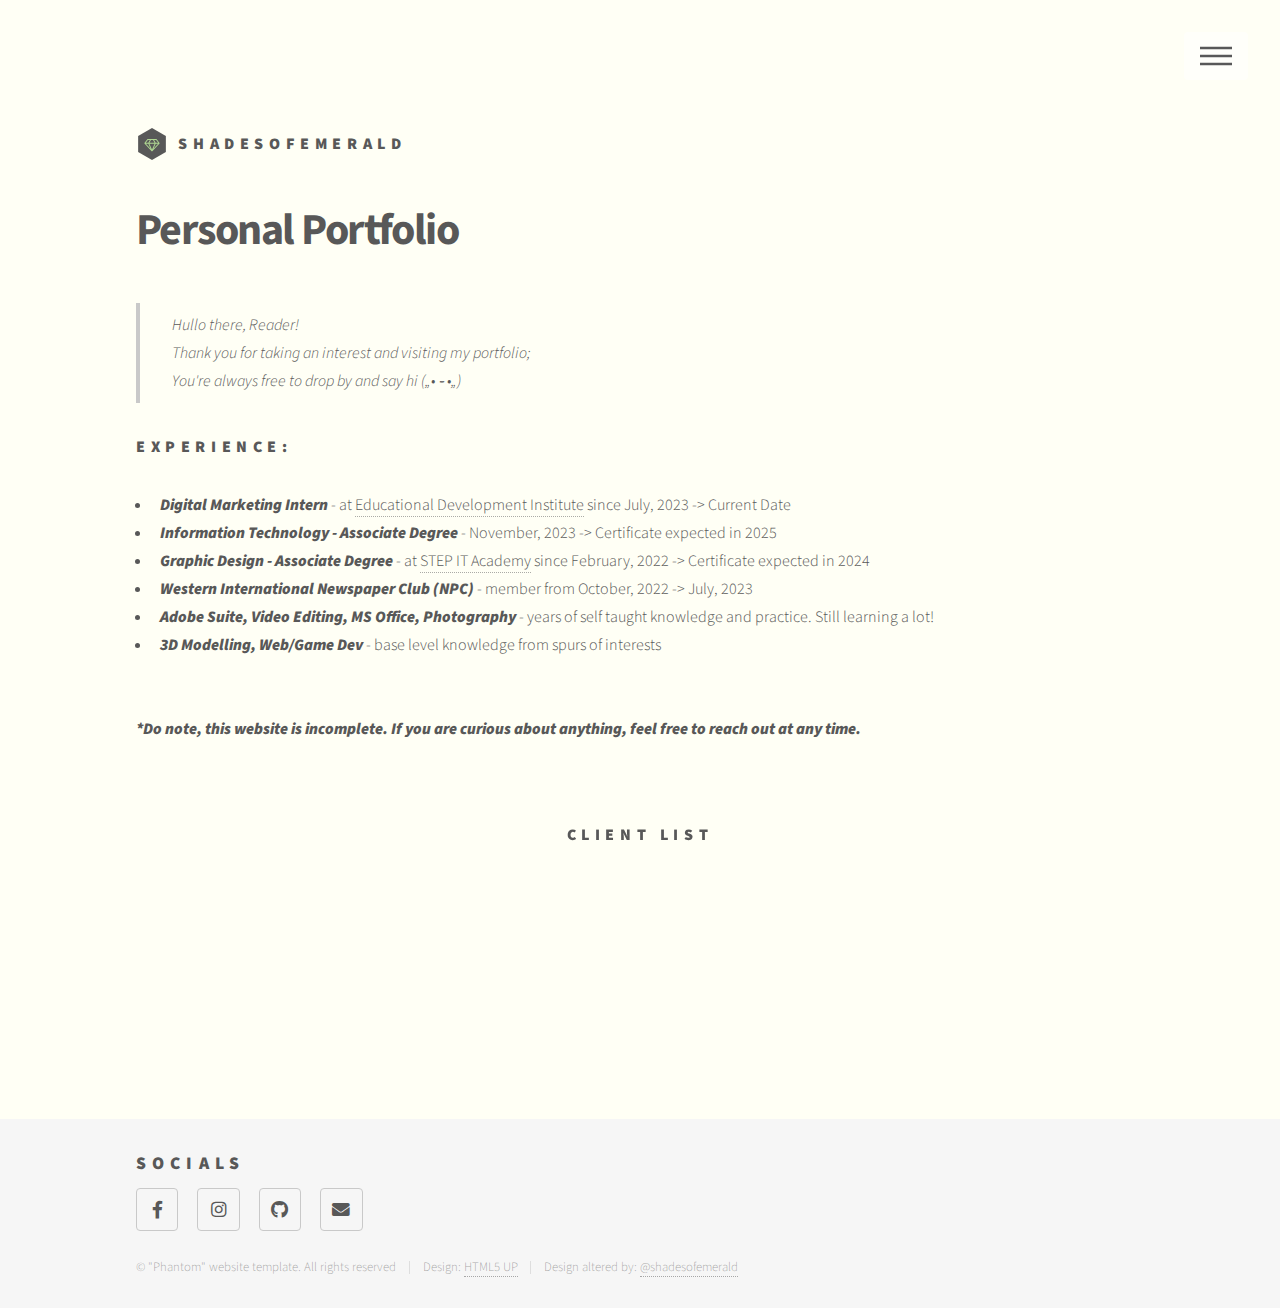
<file: index.html>
<!DOCTYPE HTML>
<!--
	Phantom by HTML5 UP
	html5up.net | @ajlkn
	Free for personal and commercial use under the CCA 3.0 license (html5up.net/license)
-->
<html>
	<head>
		<title>ShadesOfEmerald Portfolio</title>
		<meta charset="utf-8" />
		<meta name="viewport" content="width=device-width, initial-scale=1, user-scalable=no" />
		<link rel="stylesheet" href="assets/css/main.css" />
		<noscript><link rel="stylesheet" href="assets/css/noscript.css" /></noscript>
		<link rel="icon" href="images/logo.svg" type="image/svg+xml">
	</head>
	<body>	
		<!-- Wrapper -->
			<div id="wrapper" class="is-preload">

				<!-- Header -->
					<header id="header">
						<div class="inner">

							<!-- Logo -->
								<a href="index.html" class="logo">
									<span class="symbol"><img src="images/logo.svg" alt="" /></span><span class="title">ShadesOfEmerald</span>
								</a>

							<!-- Nav -->
								<nav>
									<ul>
										<li><a href="#menu">Menu</a></li>
									</ul>
								</nav>

						</div>
					</header>

				<!-- Menu -->
					<nav id="menu">
						<h2>Menu</h2>
						<ul>
							<li><a draggable="false" href="index.html">_home</a></li>
							<li><a draggable="false" href="001_projects.html">_projects</a></li>
							<li><a draggable="false" href="002_socials.html">_socials</a></li>
							<!--<li><a draggable="false" href="003_LOG.html">_log</a></li> <!diary sort of thing>
							<li><a draggable="false" href="004_elements.html">_elements</a></li>-->
						</ul>
					</nav>

				<!-- Main -->
					<div id="main">
						<div class="inner">
							<section>
							<header>
								<h1>Personal Portfolio</h1>
								<blockquote>Hullo there, Reader!<br>Thank you for taking an interest and visiting my portfolio;<br>
									You're always free to drop by and say hi („• ֊ •„)
								</blockquote>								
								<h3>Experience:</h3>
								<ul>
									<li><b><i>Digital Marketing Intern</i></b> - at <a draggable="false" href="https://edi-cambodia.org/" target="_blank" rel="noopener noreferrer">Educational Development Institute</a> since July, 2023 -> Current Date</li>
									<li><b><i>Information Technology - Associate Degree</i></b> - November, 2023 -> Certificate expected in 2025</li>
									<li><b><i>Graphic Design - Associate Degree</i></b> - at <a draggable="false" href="https://cambodia.itstep.org/" target="_blank" rel="noopener noreferrer">STEP IT Academy</a> since February, 2022 -> Certificate expected in 2024</li>
									<li><b><i>Western International Newspaper Club (NPC)</i></b> - member from October, 2022 -> July, 2023</li>
									<li><b><i>Adobe Suite, Video Editing, MS Office, Photography</i></b> - years of self taught knowledge and practice. Still learning a lot!</li>
									<li><b><i>3D Modelling, Web/Game Dev</i></b> - base level knowledge from spurs of interests</li>
								</ul> 
								<br><br>
								<p><font size="-0.5"><b><i>*Do note, this website is incomplete. If you are curious about anything, feel free to reach out at any time.</i></b></font></p>
							</header>
							</section>
							<div class="align-center infScroll">
								<h3>Client list</h3>
									<div class="infScroll-left item1">
										<a draggable="false" href="https://www.heinekencambodia.com/" target="_blank" rel="noopener noreferrer"><img src="./assets/icons/heineken-200x100-grayscale.png" draggable="false"></a></div>
									<div class="infScroll-left item2">
										<a draggable="false" href="https://www.instagram.com/faefolkofficial/" target="_blank" rel="noopener noreferrer"><img src="./assets/icons/faefolk-200x100-grayscale.png" draggable="false"></a></div>
									<div class="infScroll-left item3">
										<a draggable="false" href="https://npcwestern.github.io/" target="_blank" rel="noopener noreferrer"><img src="./assets/icons/npcwestern-200x100-grayscale.png" draggable="false"></a></div>
									<div class="infScroll-left item4">
										<a draggable="false" href="https://edi-cambodia.org/" target="_blank" rel="noopener noreferrer"><img src="./assets/icons/edi-200x100-grayscale.png" draggable="false"></a></div>
									<div class="infScroll-left item5">
										<a draggable="false" href="https://www.heinekencambodia.com/" target="_blank" rel="noopener noreferrer"><img src="./assets/icons/heineken-200x100-grayscale.png" draggable="false"></a></div>
									<div class="infScroll-left item6">
										<a draggable="false" href="https://www.instagram.com/faefolkofficial/" target="_blank" rel="noopener noreferrer"><img src="./assets/icons/faefolk-200x100-grayscale.png" draggable="false"></a></div>
									<div class="infScroll-left item7">
										<a draggable="false" href="https://npcwestern.github.io/" target="_blank" rel="noopener noreferrer"><img src="./assets/icons/npcwestern-200x100-grayscale.png" draggable="false"></a></div>
									<div class="infScroll-left item8">
										<a draggable="false" href="https://edi-cambodia.org/" target="_blank" rel="noopener noreferrer"><img src="./assets/icons/edi-200x100-grayscale.png" draggable="false"></a></div>
							</div>
						</div>
					</div>

				<!-- Footer -->
					<footer id="footer">
						<div class="inner">
							<section>
								<h2>Socials</h2>
								<ul class="icons">
									<li><a href="https://www.facebook.com/ShadesOfGreen8/" target="_blank" rel="noopener noreferrer" class="icon brands style2 fa-facebook-f"><span class="label">Facebook</span></a></li>
									<li><a href="https://www.instagram.com/s1lvrt/" target="_blank" rel="noopener noreferrer" class="icon brands style2 fa-instagram"><span class="label">Instagram</span></a></li>
									<li><a href="https://github.com/ShadesOfEmerald" target="_blank" rel="noopener noreferrer" class="icon brands style2 fa-github"><span class="label">GitHub</span></a></li>
									<li><a href="002_socials.html" class="icon solid style2 fa-envelope"><span class="label">Email</span></a></li>
								</ul>
							</section>
							<ul class="copyright">
								<li>&copy; "Phantom" website template. All rights reserved</li><li>Design: <a href="http://html5up.net" target="_blank" rel="noopener noreferrer">HTML5 UP</a></li><li>Design altered by: <a href="https://github.com/ShadesOfEmerald" target="_blank" rel="noopener noreferrer">@shadesofemerald</a></li>
							</ul>
						</div>
					</footer>

			</div>

		<!-- Scripts -->
			<script src="assets/js/jquery.min.js"></script>
			<script src="assets/js/browser.min.js"></script>
			<script src="assets/js/breakpoints.min.js"></script>
			<script src="assets/js/util.js"></script>
			<script src="assets/js/main.js"></script>

	</body>
</html>
</file>
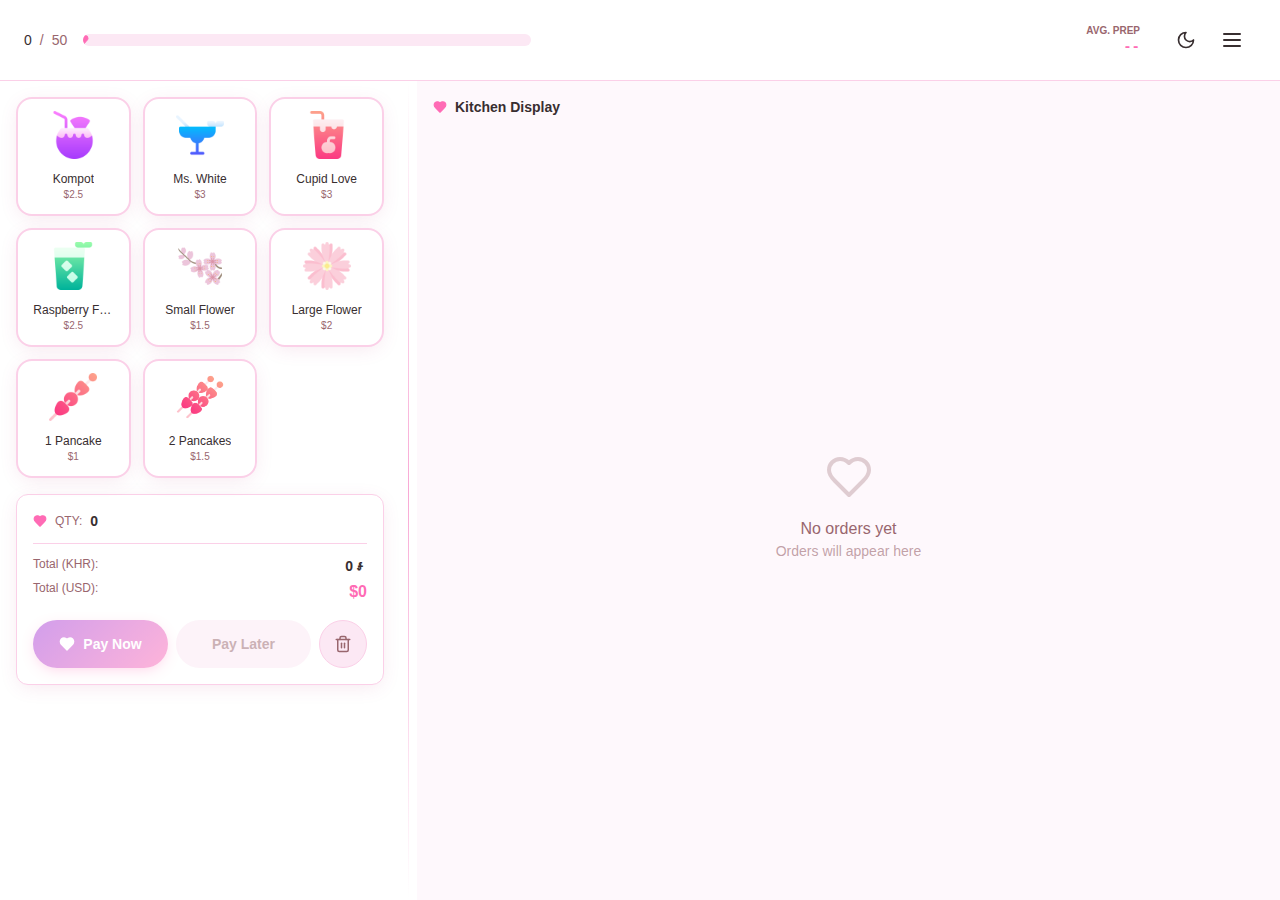
<file: projects/valentines-flower-stall-pos/index.html>
<!doctype html>
<html lang="en">
  <head>
    <meta charset="UTF-8" />
    <meta name="viewport" content="width=device-width, initial-scale=1.0, maximum-scale=1.0, user-scalable=no, viewport-fit=cover" />
    <meta name="apple-mobile-web-app-capable" content="yes" />
    <meta name="apple-mobile-web-app-status-bar-style" content="default" />
    <meta name="apple-mobile-web-app-title" content="SweetSales" />
    <meta name="theme-color" content="#FF69B4" />
    <title>SweetSales - Valentine POS</title>
    <meta name="description" content="SweetSales - Valentine-themed Point of Sale system for flowers and drinks. Romantic pink design optimized for iPad." />
    <meta name="author" content="Lovable" />

    <meta property="og:title" content="SweetSales - Valentine POS" />
    <meta property="og:description" content="Beautiful Valentine-themed Point of Sale system for flowers and drinks" />
    <meta property="og:type" content="website" />
    <meta property="og:image" content="https://lovable.dev/opengraph-image-p98pqg.png" />

    <meta name="twitter:card" content="summary_large_image" />
    <meta name="twitter:site" content="@Lovable" />
    <meta name="twitter:image" content="https://lovable.dev/opengraph-image-p98pqg.png" />
    
    <link rel="icon" href="/projects/valentines-flower-stall-pos/lovable-uploads/heart-favicon.svg" type="image/svg+xml" />
    <link rel="apple-touch-icon" href="/projects/valentines-flower-stall-pos/lovable-uploads/heart-favicon.svg" />
    <script type="module" crossorigin src="/projects/valentines-flower-stall-pos/assets/index-CotxSXbS.js"></script>
    <link rel="stylesheet" crossorigin href="/projects/valentines-flower-stall-pos/assets/index-fyxkHG1z.css">
  </head>

  <body>
    <div id="root"></div>
  </body>
</html>
</file>
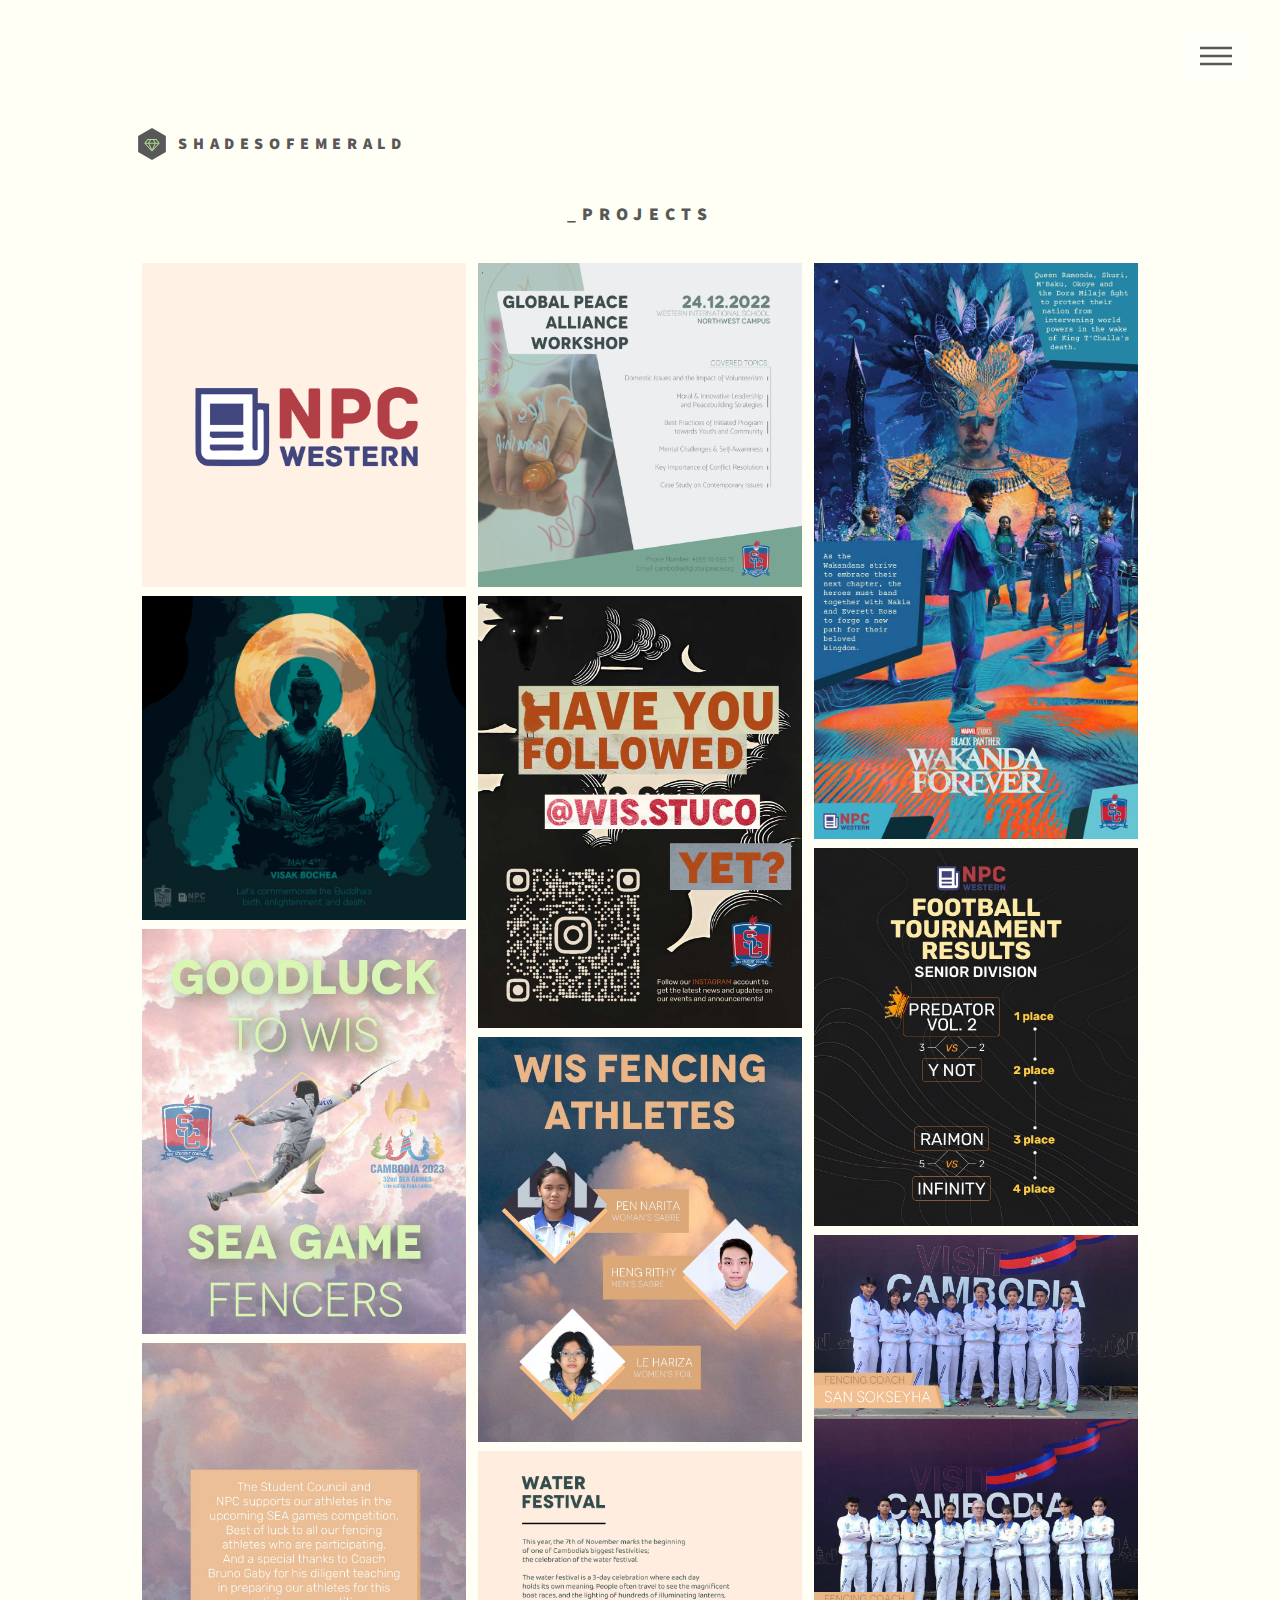
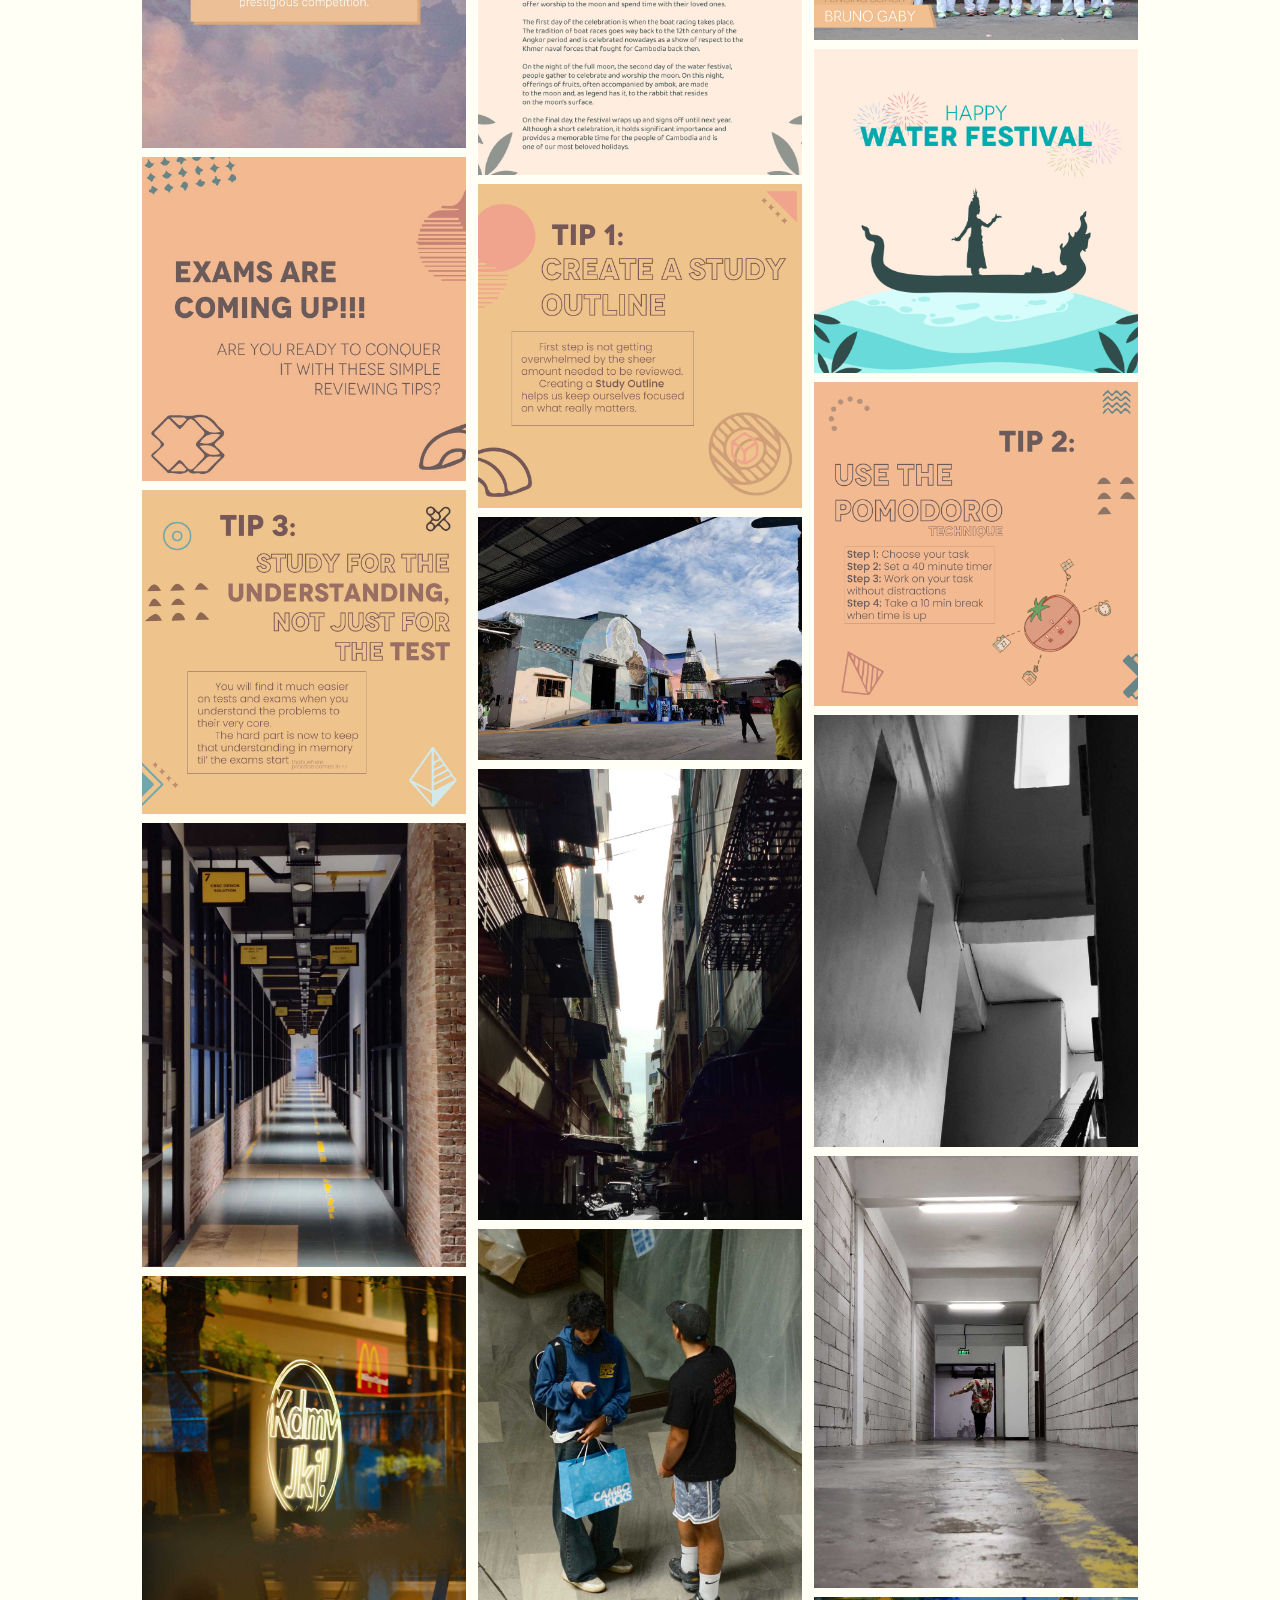
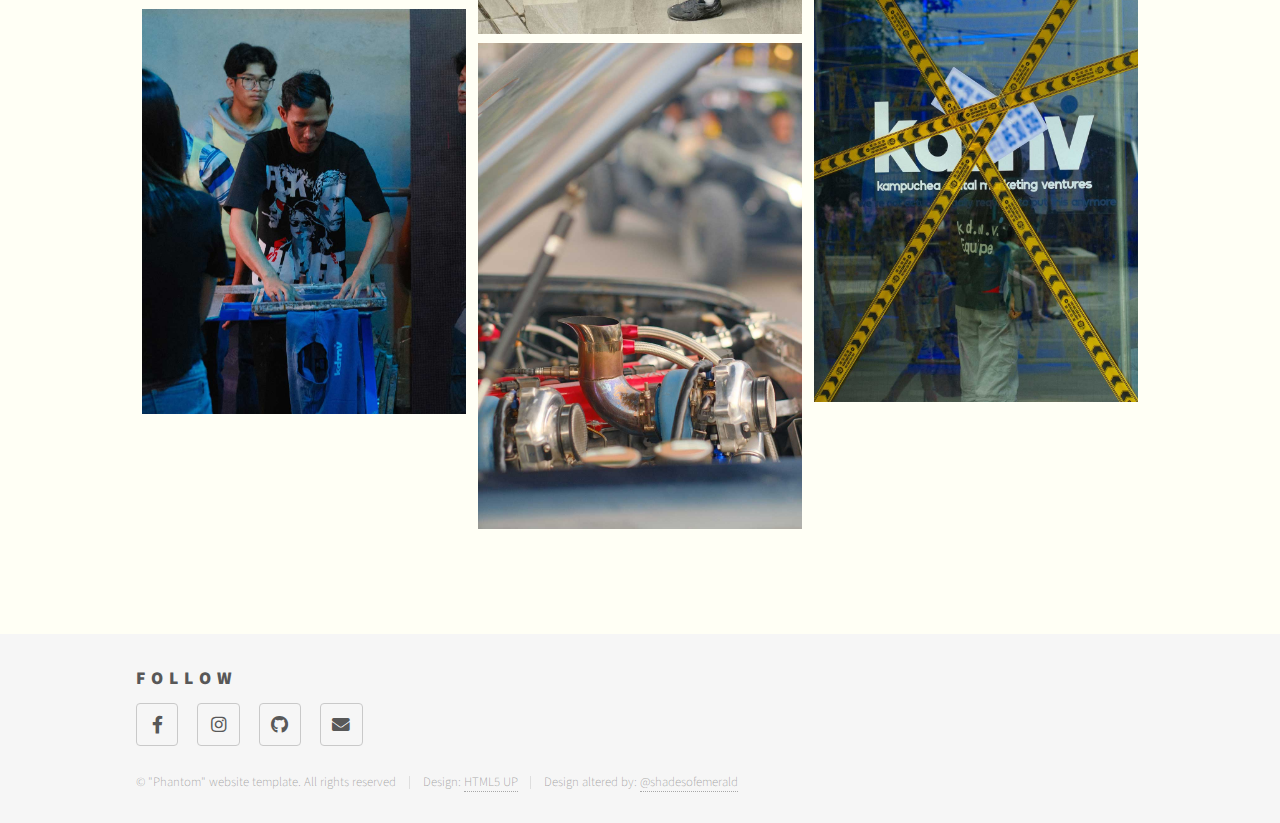
<file: 001_projects.html>
<!DOCTYPE HTML>
<!--
	Phantom by HTML5 UP
	html5up.net | @ajlkn
	Free for personal and commercial use under the CCA 3.0 license (html5up.net/license)
-->
<html>
	<head>
		<title>ShadesOfEmerald Portfolio</title>
		<meta charset="utf-8" />
		<meta name="viewport" content="width=device-width, initial-scale=1, user-scalable=no" />
		<link rel="stylesheet" href="assets/css/main.css" />
		<noscript><link rel="stylesheet" href="assets/css/noscript.css" /></noscript>
		<link rel="icon" href="images/logo.svg" type="image/svg+xml">
	</head>
	<body class="is-preload">
		<!-- Wrapper -->
			<div id="wrapper">

				<!-- Header -->
					<header id="header">
						<div class="inner">

							<!-- Logo -->
								<a href="index.html" class="logo">
									<span class="symbol"><img src="images/logo.svg" alt="" /></span><span class="title">ShadesOfEmerald</span>
								</a>

							<!-- Nav -->
								<nav>
									<ul>
										<li><a href="#menu">Menu</a></li>
									</ul>
								</nav>

						</div>
					</header>

				<!-- Menu -->
					<nav id="menu">
						<h2>Menu</h2>
						<ul>
							<li><a draggable="false" href="index.html">_home</a></li> <!fix it up and get it relevant>
							<li><a draggable="false" href="001_projects.html">_projects</a></li> <!use the current grid layout, seperate it from all other pages if possible>
							<li><a draggable="false" href="002_socials.html">_socials</a></li> <!work on cutom opening animations.>
							<!--<li><a draggable="false" href="003_LOG.html">_log</a></li> <!diary sort of thing>
							<li><a draggable="false" href="004_elements.html">_elements</a></li>-->
						</ul>
					</nav>

				<!-- Main -->
					<div id="main">
						<div class="inner">
							<span align="center"><h2>_projects</h2></span>
							<!-- <span class="image main"><img src="images/banner001.jpg" alt="" /></span> -->
							<div class="prjImages" style="max-width:1500px">
								<div class="prjImages-row-padding prjImages-row">
									<div class="prjImages-third"> <!-- w3-third -->
										<img src="./images/portfolio/gp_1.jpg" style="width:100%">
										<img src="./images/portfolio/gp_4.jpg" style="width:100%">
										<img src="./images/portfolio/gp_7.jpg" style="width:100%">
										<img src="./images/portfolio/gp_10.jpg" style="width:100%">
										<img src="./images/portfolio/gp_13.jpg" style="width:100%">
										<img src="./images/portfolio/gp_16.jpg" style="width:100%">
										<img src="./images/portfolio/p_3.jpg" style="width:100%">
										<img src="./images/portfolio/p_6.jpg" style="width:100%">
										<img src="./images/portfolio/p_9.jpg" style="width:100%">
									</div>
									<div class="prjImages-third"> <!-- w3-third -->
										<img src="./images/portfolio/gp_2.jpg" style="width:100%">
										<img src="./images/portfolio/gp_5.jpg" style="width:100%">
										<img src="./images/portfolio/gp_8.jpg" style="width:100%">
										<img src="./images/portfolio/gp_11.jpg" style="width:100%">
										<img src="./images/portfolio/gp_14.jpg" style="width:100%">
										<img src="./images/portfolio/p_1.jpg" style="width:100%">
										<img src="./images/portfolio/p_4.jpg" style="width:100%">
										<img src="./images/portfolio/p_7.jpg" style="width:100%">
										<img src="./images/portfolio/p_10.jpg" style="width:100%">
									</div>
									<div class="prjImages-third"> <!-- w3-third -->
										<img src="./images/portfolio/gp_3.jpg" style="width:100%">
										<img src="./images/portfolio/gp_6.jpg" style="width:100%">
										<img src="./images/portfolio/gp_9.jpg" style="width:100%">
										<img src="./images/portfolio/gp_12.jpg" style="width:100%">
										<img src="./images/portfolio/gp_15.jpg" style="width:100%">
										<img src="./images/portfolio/p_2.jpg" style="width:100%">
										<img src="./images/portfolio/p_5.jpg" style="width:100%">
										<img src="./images/portfolio/p_8.jpg" style="width:100%">
									</div>
								</div>
						</div>
						</div>						
					</div>



				<!-- Footer -->
					<footer id="footer">
						<div class="inner">
							<section>
								<h2>Follow</h2>
								<ul class="icons">
									<li><a href="https://www.facebook.com/ShadesOfGreen8/" target="_blank" rel="noopener noreferrer" class="icon brands style2 fa-facebook-f"><span class="label">Facebook</span></a></li>
									<li><a href="https://www.instagram.com/s1lvrt/" target="_blank" rel="noopener noreferrer" class="icon brands style2 fa-instagram"><span class="label">Instagram</span></a></li>
									<li><a href="https://github.com/ShadesOfEmerald" target="_blank" rel="noopener noreferrer" class="icon brands style2 fa-github"><span class="label">GitHub</span></a></li>
									<li><a href="002_socials.html" class="icon solid style2 fa-envelope"><span class="label">Email</span></a></li>
								</ul>
							</section>
							<ul class="copyright">
								<li>&copy; "Phantom" website template. All rights reserved</li><li>Design: <a href="http://html5up.net" target="_blank" rel="noopener noreferrer">HTML5 UP</a></li><li>Design altered by: <a href="https://github.com/ShadesOfEmerald" target="_blank" rel="noopener noreferrer">@shadesofemerald</a></li>
							</ul>
						</div>
					</footer>

			</div>

		<!-- Scripts -->
			<script src="assets/js/jquery.min.js"></script>
			<script src="assets/js/browser.min.js"></script>
			<script src="assets/js/breakpoints.min.js"></script>
			<script src="assets/js/util.js"></script>
			<script src="assets/js/main.js"></script>

	</body>
</html>
</file>
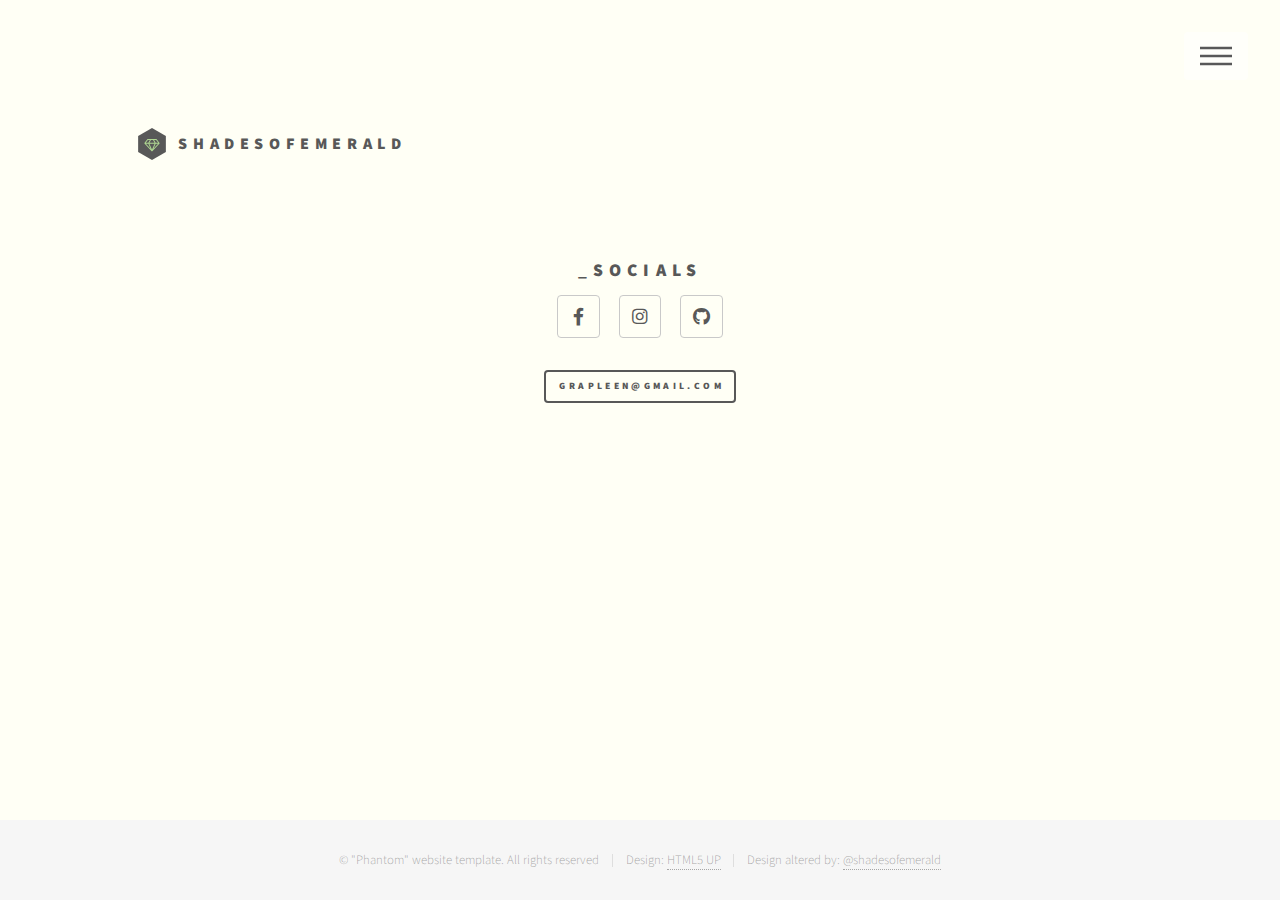
<file: 002_socials.html>
<!DOCTYPE HTML>
<!--
	Phantom by HTML5 UP
	html5up.net | @ajlkn
	Free for personal and commercial use under the CCA 3.0 license (html5up.net/license)
-->
<html>
	<head>
		<title>ShadesOfEmerald Portfolio</title>
		<meta charset="utf-8" />
		<meta name="viewport" content="width=device-width, initial-scale=1, user-scalable=no" />
		<link rel="stylesheet" href="assets/css/main.css" />
		<noscript><link rel="stylesheet" href="assets/css/noscript.css" /></noscript>
		<link rel="icon" href="images/logo.svg" type="image/svg+xml">
		<style type="text/css">#wrap {display:table;height:100%}</style>
	</head>
	<body class="is-preload">
		<!-- Wrapper -->
			<div id="wrapper">

				<!-- Header -->
					<header id="header">
						<div class="inner">

							<!-- Logo -->
								<a href="index.html" class="logo">
									<span class="symbol"><img src="images/logo.svg" alt="" /></span><span class="title">ShadesOfEmerald</span>
								</a>

							<!-- Nav -->
								<nav>
									<ul>
										<li><a href="#menu">Menu</a></li>
									</ul>
								</nav>

						</div>
					</header>

				<!-- Menu -->
					<nav id="menu">
						<h2>Menu</h2>
						<ul>
							<li><a draggable="false" href="index.html">_home</a></li> <!fix it up and get it relevant>
							<li><a draggable="false" href="001_projects.html">_projects</a></li> <!use the current grid layout, seperate it from all other pages if possible>
							<li><a draggable="false" href="002_socials.html">_socials</a></li> <!work on cutom opening animations.>
							<!--<li><a draggable="false" href="003_LOG.html">_log</a></li> <!diary sort of thing>
							<li><a draggable="false" href="004_elements.html">_elements</a></li>-->
						</ul>
					</nav>

				<!--Socials-->



				<!-- Main -->
<div id="main">
	<div class='align-center'>
		<section>
			<br>
			<br>
			<section class='fadeIn'><article><h2>_socials</h2></article></section>
			<section class='fadeIn'><ul class="icons">
				<li><a href="https://www.facebook.com/ShadesOfGreen8/" target="_blank" rel="noopener noreferrer" class="icon brands style2 fa-facebook-f"><span class="label">Facebook</span></a></li>
				<li><a href="https://www.instagram.com/s1lvrt/" target="_blank" rel="noopener noreferrer" class="icon brands style2 fa-instagram"><span class="label">Instagram</span></a></li>
				<li><a href="https://github.com/ShadesOfEmerald" target="_blank" rel="noopener noreferrer" class="icon brands style2 fa-github"><span class="label">GitHub</span></a></li>
			</ul></section>

				<section class='fadeIn'><ul class='actions stacked'>
					<li><a href='mailto:grapleen@gmail.com?subject=Contact Through Portfolio' class='button small' target="_blank" rel="noopener noreferrer">grapleen@gmail.com</a></li>
				</ul></section>

		</section>
	</div>
</div>

				<!-- Footer -->
					<footer id="footerAlt" class="footerSocials">
						<div class="inner">
							<ul class="copyright">
								<li>&copy; "Phantom" website template. All rights reserved</li><li>Design: <a href="http://html5up.net" target="_blank" rel="noopener noreferrer">HTML5 UP</a></li><li>Design altered by: <a href="https://github.com/ShadesOfEmerald" target="_blank" rel="noopener noreferrer">@shadesofemerald</a></li>
							</ul>
						</div>
					</footer>

			</div>

		<!-- Scripts -->
			<script src="assets/js/jquery.min.js"></script>
			<script src="assets/js/browser.min.js"></script>
			<script src="assets/js/breakpoints.min.js"></script>
			<script src="assets/js/util.js"></script>
			<script src="assets/js/main.js"></script>

	</body>
</html>
</file>
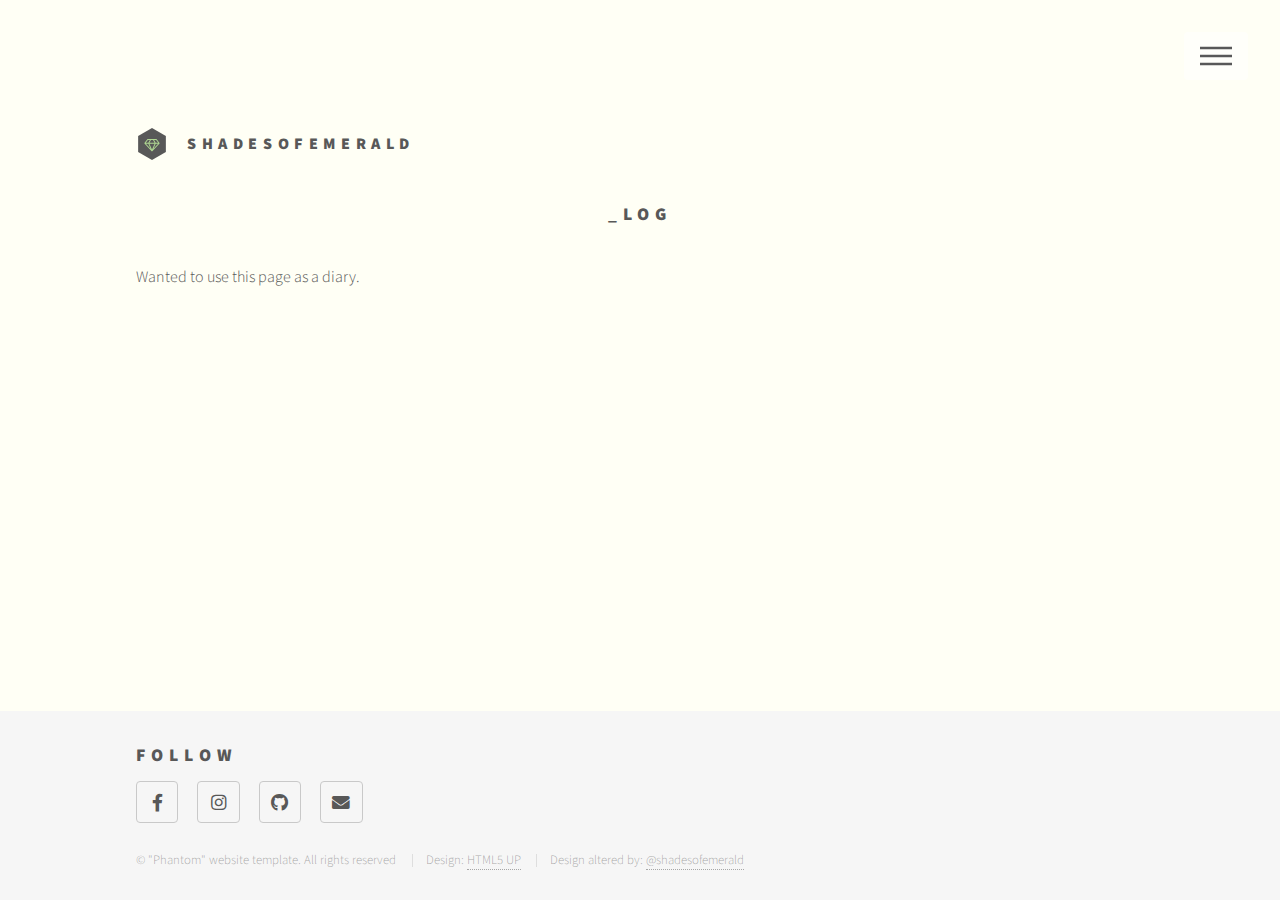
<file: 003_LOG.html>
<!DOCTYPE HTML>
<!--
	Phantom by HTML5 UP
	html5up.net | @ajlkn
	Free for personal and commercial use under the CCA 3.0 license (html5up.net/license)
-->
<html>
	<head>
		<title>ShadesOfEmerald Portfolio</title>
		<meta charset="utf-8"/>
		<meta name="viewport" content="width=device-width, initial-scale=1, user-scalable=no"/>
		<link rel="stylesheet" href="assets/css/main.css"/>
		<noscript>
			<link rel="stylesheet" href="assets/css/noscript.css"/>
		</noscript>
		<link rel="icon" href="images/logo.svg" type="image/svg+xml">
	</head>
		<body class="is-preload">
			<!-- Wrapper -->
			<div id="wrapper">
				<!-- Header -->
				<header id="header">
					<div class="inner">
						<!-- Logo -->
						<a href="index.html" class="logo">
							<span class="symbol">
								<img src="images/logo.svg" alt=""/>
							</span>
							<span class="title">ShadesOfEmerald</span>
						</a>
						<!-- Nav -->
						<nav>
							<ul>
								<li>
									<a href="#menu">Menu</a>
								</li>
							</ul>
						</nav>
					</div>
				</header>
				<!-- Menu -->
				<nav id="menu">
					<h2>Menu</h2>
					<ul>
						<li>
							<a draggable="false" href="index.html">_home</a>
						</li> <!fix it up and get it relevant>
						<li>
							<a draggable="false" href="001_projects.html">_projects</a>
						</li> <!use the current grid layout, seperate it from all other pages if possible>
						<li>
							<a draggable="false" href="002_socials.html">_socials</a>
						</li> <!work on cutom opening animations.>
						<li>
							<a draggable="false" href="003_LOG.html">_log</a>
						</li> <!diary sort of thing>
						<li>
							<a draggable="false" href="004_elements.html">_elements</a>
						</li>
					</ul>
				</nav>
				<!-- Main -->
				<div id="main">
					<div class="inner logInner">
						<h2 style="text-align: center">_log</h2>
						<p>Wanted to use this page as a diary.</p>
					</div>
				</div>
				<!-- Footer -->
				<footer id="footer" class="footerLog">
					<div class="inner">
						<section>
							<h2>Follow</h2>
							<ul class="icons">
								<li>
									<a href="https://www.facebook.com/ShadesOfGreen8/" target="_blank" rel="noopener noreferrer" class="icon brands style2 fa-facebook-f">
										<span class="label">Facebook</span>
									</a>
								</li>
								<li>
									<a href="https://www.instagram.com/s1lvrt/" target="_blank" rel="noopener noreferrer" class="icon brands style2 fa-instagram">
										<span class="label">Instagram</span>
									</a>
								</li>
								<li>
									<a href="https://github.com/ShadesOfEmerald" target="_blank" rel="noopener noreferrer" class="icon brands style2 fa-github">
										<span class="label">GitHub</span>
									</a>
								</li>
								<li>
									<a href="002_socials.html" class="icon solid style2 fa-envelope">
										<span class="label">Email</span>
									</a>
								</li>
							</ul>
						</section>
						<ul class="copyright">
							<li>&copy; "Phantom" website template. All rights reserved</li>
							<li>Design: <a href="http://html5up.net" target="_blank" rel="noopener noreferrer">HTML5 UP</a>
							</li>
							<li>Design altered by: <a href="https://github.com/ShadesOfEmerald" target="_blank" rel="noopener noreferrer">@shadesofemerald</a>
							</li>
						</ul>
					</div>
				</footer>
			</footer>
		</div>
		<!-- Scripts -->
		<script src="assets/js/jquery.min.js"/>
		<script src="assets/js/browser.min.js"/>
		<script src="assets/js/breakpoints.min.js"/>
		<script src="assets/js/util.js"/>
		<script src="assets/js/main.js"/>
	</body>
</html>
</file>
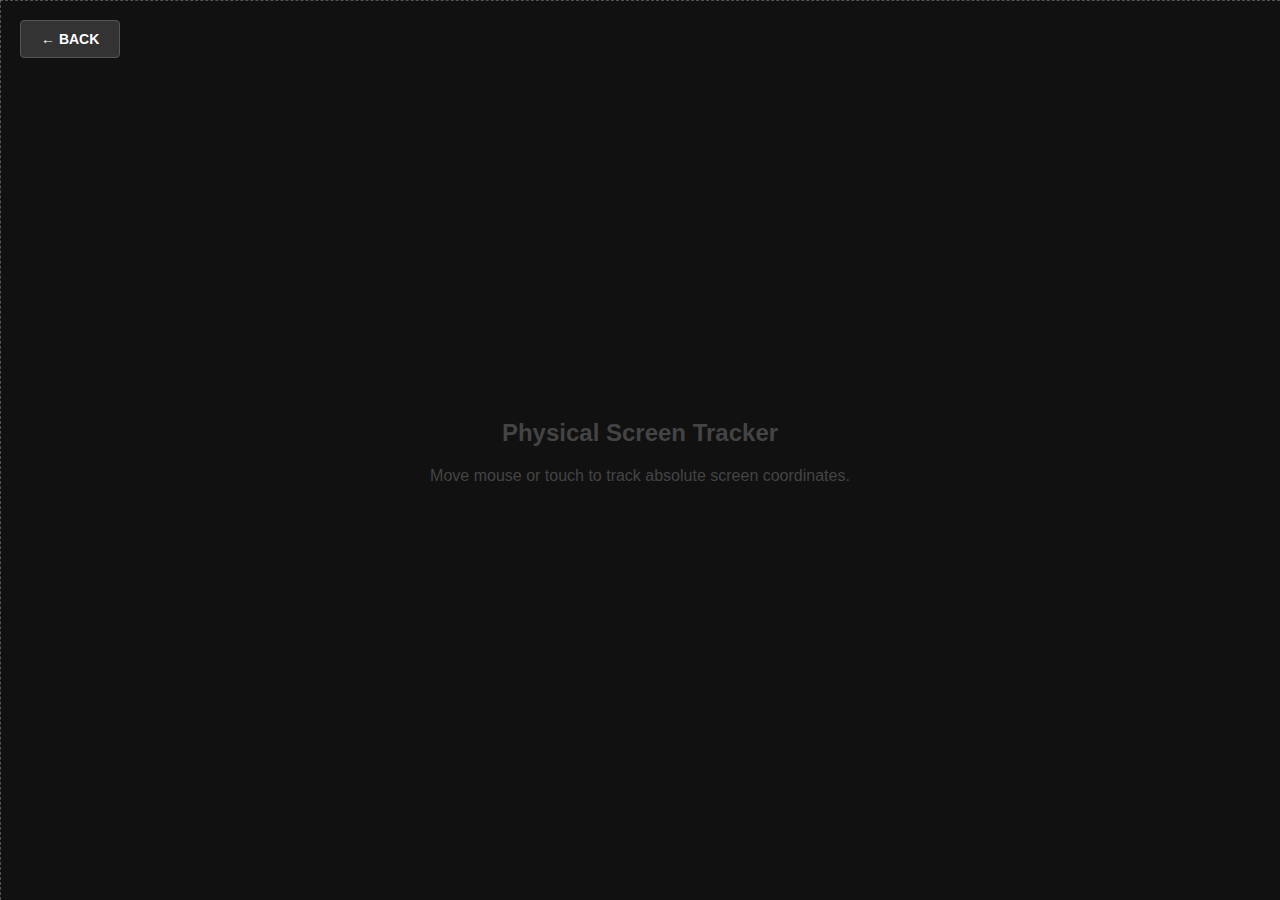
<file: tool-touchPosition.html>
<!DOCTYPE html>
<html lang="en">
<head>
    <meta charset="UTF-8">
    <meta name="viewport" content="width=device-width, initial-scale=1.0, maximum-scale=1.0, user-scalable=no">
    <title>Physical Screen Position Tool</title>
    <style>
        :root {
            --line-color: rgba(150, 150, 150, 0.5);
            --tooltip-bg: #222;
            --accent-color: #00ffcc;
        }

        body, html {
            margin: 0;
            padding: 0;
            width: 100%;
            height: 100%;
            overflow: hidden;
            background-color: #111;
            font-family: 'Segoe UI', Tahoma, Geneva, Verdana, sans-serif;
            cursor: none; /* Crosshair is the primary focus */
            touch-action: none;
        }

        /* --- BACK BUTTON --- */
        #back-button {
            position: absolute;
            top: 20px;
            left: 20px;
            z-index: 100;
            padding: 10px 20px;
            background: #333;
            color: white;
            border: 1px solid #555;
            border-radius: 4px;
            text-decoration: none;
            font-size: 14px;
            font-weight: bold;
            transition: opacity 0.2s ease;
            cursor: pointer;
            pointer-events: auto; /* Ensures it can be clicked */
        }

        /* PC Hover State */
        #back-button:hover {
            opacity: 0.5;
        }

        /* --- VISUALS --- */
        #line-x {
            position: absolute;
            top: 0; left: 0; width: 100%; height: 1px;
            border-top: 1px dashed var(--line-color);
            pointer-events: none;
            z-index: 10;
        }

        #line-y {
            position: absolute;
            top: 0; left: 0; width: 1px; height: 100%;
            border-left: 1px dashed var(--line-color);
            pointer-events: none;
            z-index: 10;
        }

        #tooltip {
            position: absolute;
            background-color: var(--tooltip-bg);
            color: #fff;
            padding: 12px;
            border-radius: 8px;
            font-size: 13px;
            pointer-events: none;
            z-index: 20;
            box-shadow: 0 10px 20px rgba(0,0,0,0.5);
            display: none;
            border: 1px solid #444;
            min-width: 160px;
        }

        .label { color: #888; font-size: 10px; text-transform: uppercase; letter-spacing: 1px; margin-bottom: 4px; display: block; }
        .val { font-family: 'Courier New', monospace; font-weight: bold; color: var(--accent-color); font-size: 16px; }
        .divider { height: 1px; background: #444; margin: 8px 0; }

        #instructions {
            position: absolute;
            top: 50%; left: 50%;
            transform: translate(-50%, -50%);
            color: #444;
            text-align: center;
            pointer-events: none;
        }
    </style>
</head>
<body>

    <a href="javascript:history.back()" id="back-button">← BACK</a>

    <div id="instructions">
        <h2>Physical Screen Tracker</h2>
        <p>Move mouse or touch to track absolute screen coordinates.</p>
    </div>
    
    <div id="line-x"></div>
    <div id="line-y"></div>
    
    <div id="tooltip">
        <span class="label">Physical Screen (Absolute)</span>
        <div>X: <span id="screen-x" class="val">0</span></div>
        <div>Y: <span id="screen-y" class="val">0</span></div>
        
        <div class="divider"></div>
        
        <span class="label">Browser Viewport (Relative)</span>
        <div>x: <span id="client-x" class="val">0</span></div>
        <div>y: <span id="client-y" class="val">0</span></div>
    </div>

    <script>
        const lineX = document.getElementById('line-x');
        const lineY = document.getElementById('line-y');
        const tooltip = document.getElementById('tooltip');
        const backBtn = document.getElementById('back-button');
        
        const screenXText = document.getElementById('screen-x');
        const screenYText = document.getElementById('screen-y');
        const clientXText = document.getElementById('client-x');
        const clientYText = document.getElementById('client-y');
        
        const instructions = document.getElementById('instructions');

        function updatePosition(e) {
            // 1. COORDINATE CALCULATION
            const sX = Math.round(e.screenX);
            const sY = Math.round(e.screenY);
            const cX = Math.round(e.clientX);
            const cY = Math.round(e.clientY);

            // 2. MOBILE DRAG-TO-TOP-LEFT DETECTION
            // We check if the current pointer position is inside the button's boundaries
            const btnRect = backBtn.getBoundingClientRect();
            const isOverButton = (
                cX >= btnRect.left && 
                cX <= btnRect.right && 
                cY >= btnRect.top && 
                cY <= btnRect.bottom
            );

            // If we are over the button (via mouse or touch drag), fade it
            if (isOverButton) {
                backBtn.style.opacity = "0.5";
            } else {
                backBtn.style.opacity = "1.0";
            }

            // 3. UPDATE CROSSHAIR VISUALS
            lineX.style.top = cY + 'px';
            lineY.style.left = cX + 'px';

            // 4. POSITION TOOLTIP
            let offsetX = 20;
            let offsetY = 20;
            const tooltipRect = tooltip.getBoundingClientRect();
            if (cX + tooltipRect.width + offsetX > window.innerWidth) offsetX = -(tooltipRect.width + 20);
            if (cY + tooltipRect.height + offsetY > window.innerHeight) offsetY = -(tooltipRect.height + 20);

            tooltip.style.left = (cX + offsetX) + 'px';
            tooltip.style.top = (cY + offsetY) + 'px';

            // 5. UPDATE TEXT
            screenXText.innerText = sX + 'px';
            screenYText.innerText = sY + 'px';
            clientXText.innerText = cX + 'px';
            clientYText.innerText = cY + 'px';

            // UI feedback
            tooltip.style.display = 'block';
            instructions.style.display = 'none';
        }

        // Pointermove handles mouse, touch, and pen input
        window.addEventListener('pointermove', updatePosition);
        window.addEventListener('pointerdown', updatePosition);
    </script>
</body>
</html>
</file>
<file: assets/css/noscript.css>
/*
	Phantom by HTML5 UP
	html5up.net | @ajlkn
	Free for personal and commercial use under the CCA 3.0 license (html5up.net/license)
*/

/* Tiles */

	body.is-preload .tiles article {
		-moz-transform: none;
		-webkit-transform: none;
		-ms-transform: none;
		transform: none;
		opacity: 1;
	}
</file>
<file: projects/valentines-flower-stall-pos/assets/index-fyxkHG1z.css>
*,:before,:after{--tw-border-spacing-x: 0;--tw-border-spacing-y: 0;--tw-translate-x: 0;--tw-translate-y: 0;--tw-rotate: 0;--tw-skew-x: 0;--tw-skew-y: 0;--tw-scale-x: 1;--tw-scale-y: 1;--tw-pan-x: ;--tw-pan-y: ;--tw-pinch-zoom: ;--tw-scroll-snap-strictness: proximity;--tw-gradient-from-position: ;--tw-gradient-via-position: ;--tw-gradient-to-position: ;--tw-ordinal: ;--tw-slashed-zero: ;--tw-numeric-figure: ;--tw-numeric-spacing: ;--tw-numeric-fraction: ;--tw-ring-inset: ;--tw-ring-offset-width: 0px;--tw-ring-offset-color: #fff;--tw-ring-color: rgb(59 130 246 / .5);--tw-ring-offset-shadow: 0 0 #0000;--tw-ring-shadow: 0 0 #0000;--tw-shadow: 0 0 #0000;--tw-shadow-colored: 0 0 #0000;--tw-blur: ;--tw-brightness: ;--tw-contrast: ;--tw-grayscale: ;--tw-hue-rotate: ;--tw-invert: ;--tw-saturate: ;--tw-sepia: ;--tw-drop-shadow: ;--tw-backdrop-blur: ;--tw-backdrop-brightness: ;--tw-backdrop-contrast: ;--tw-backdrop-grayscale: ;--tw-backdrop-hue-rotate: ;--tw-backdrop-invert: ;--tw-backdrop-opacity: ;--tw-backdrop-saturate: ;--tw-backdrop-sepia: ;--tw-contain-size: ;--tw-contain-layout: ;--tw-contain-paint: ;--tw-contain-style: }::backdrop{--tw-border-spacing-x: 0;--tw-border-spacing-y: 0;--tw-translate-x: 0;--tw-translate-y: 0;--tw-rotate: 0;--tw-skew-x: 0;--tw-skew-y: 0;--tw-scale-x: 1;--tw-scale-y: 1;--tw-pan-x: ;--tw-pan-y: ;--tw-pinch-zoom: ;--tw-scroll-snap-strictness: proximity;--tw-gradient-from-position: ;--tw-gradient-via-position: ;--tw-gradient-to-position: ;--tw-ordinal: ;--tw-slashed-zero: ;--tw-numeric-figure: ;--tw-numeric-spacing: ;--tw-numeric-fraction: ;--tw-ring-inset: ;--tw-ring-offset-width: 0px;--tw-ring-offset-color: #fff;--tw-ring-color: rgb(59 130 246 / .5);--tw-ring-offset-shadow: 0 0 #0000;--tw-ring-shadow: 0 0 #0000;--tw-shadow: 0 0 #0000;--tw-shadow-colored: 0 0 #0000;--tw-blur: ;--tw-brightness: ;--tw-contrast: ;--tw-grayscale: ;--tw-hue-rotate: ;--tw-invert: ;--tw-saturate: ;--tw-sepia: ;--tw-drop-shadow: ;--tw-backdrop-blur: ;--tw-backdrop-brightness: ;--tw-backdrop-contrast: ;--tw-backdrop-grayscale: ;--tw-backdrop-hue-rotate: ;--tw-backdrop-invert: ;--tw-backdrop-opacity: ;--tw-backdrop-saturate: ;--tw-backdrop-sepia: ;--tw-contain-size: ;--tw-contain-layout: ;--tw-contain-paint: ;--tw-contain-style: }*,:before,:after{box-sizing:border-box;border-width:0;border-style:solid;border-color:#e5e7eb}:before,:after{--tw-content: ""}html,:host{line-height:1.5;-webkit-text-size-adjust:100%;-moz-tab-size:4;-o-tab-size:4;tab-size:4;font-family:ui-sans-serif,system-ui,sans-serif,"Apple Color Emoji","Segoe UI Emoji",Segoe UI Symbol,"Noto Color Emoji";font-feature-settings:normal;font-variation-settings:normal;-webkit-tap-highlight-color:transparent}body{margin:0;line-height:inherit}hr{height:0;color:inherit;border-top-width:1px}abbr:where([title]){-webkit-text-decoration:underline dotted;text-decoration:underline dotted}h1,h2,h3,h4,h5,h6{font-size:inherit;font-weight:inherit}a{color:inherit;text-decoration:inherit}b,strong{font-weight:bolder}code,kbd,samp,pre{font-family:ui-monospace,SFMono-Regular,Menlo,Monaco,Consolas,Liberation Mono,Courier New,monospace;font-feature-settings:normal;font-variation-settings:normal;font-size:1em}small{font-size:80%}sub,sup{font-size:75%;line-height:0;position:relative;vertical-align:baseline}sub{bottom:-.25em}sup{top:-.5em}table{text-indent:0;border-color:inherit;border-collapse:collapse}button,input,optgroup,select,textarea{font-family:inherit;font-feature-settings:inherit;font-variation-settings:inherit;font-size:100%;font-weight:inherit;line-height:inherit;letter-spacing:inherit;color:inherit;margin:0;padding:0}button,select{text-transform:none}button,input:where([type=button]),input:where([type=reset]),input:where([type=submit]){-webkit-appearance:button;background-color:transparent;background-image:none}:-moz-focusring{outline:auto}:-moz-ui-invalid{box-shadow:none}progress{vertical-align:baseline}::-webkit-inner-spin-button,::-webkit-outer-spin-button{height:auto}[type=search]{-webkit-appearance:textfield;outline-offset:-2px}::-webkit-search-decoration{-webkit-appearance:none}::-webkit-file-upload-button{-webkit-appearance:button;font:inherit}summary{display:list-item}blockquote,dl,dd,h1,h2,h3,h4,h5,h6,hr,figure,p,pre{margin:0}fieldset{margin:0;padding:0}legend{padding:0}ol,ul,menu{list-style:none;margin:0;padding:0}dialog{padding:0}textarea{resize:vertical}input::-moz-placeholder,textarea::-moz-placeholder{opacity:1;color:#9ca3af}input::placeholder,textarea::placeholder{opacity:1;color:#9ca3af}button,[role=button]{cursor:pointer}:disabled{cursor:default}img,svg,video,canvas,audio,iframe,embed,object{display:block;vertical-align:middle}img,video{max-width:100%;height:auto}[hidden]:where(:not([hidden=until-found])){display:none}:root{--background: 0 0% 100%;--foreground: 350 10% 20%;--card: 0 0% 100%;--card-foreground: 350 10% 20%;--popover: 0 0% 100%;--popover-foreground: 350 10% 20%;--primary: 330 100% 71%;--primary-foreground: 0 0% 100%;--secondary: 350 100% 88%;--secondary-foreground: 350 30% 30%;--muted: 326 78% 95%;--muted-foreground: 350 20% 50%;--accent: 326 85% 90%;--accent-foreground: 330 50% 35%;--destructive: 343 79% 50%;--destructive-foreground: 0 0% 100%;--border: 326 85% 90%;--input: 326 85% 90%;--ring: 330 100% 71%;--radius: 1rem;--pink-soft: 350 100% 88%;--pink-100: 326 78% 95%;--pink-200: 326 85% 90%;--pink-300: 327 87% 82%;--pink-400: 330 86% 70%;--pink-500: 333 71% 51%;--rose-100: 356 100% 95%;--rose-400: 350 89% 60%;--rose-600: 343 79% 50%;--rose-gold: 15 50% 75%;--status-unpaid-bg: 0 0% 100%;--status-unpaid-border: 326 85% 90%;--status-paid-bg: 326 78% 95%;--status-paid-border: 330 86% 70%;--status-overtime-bg: 356 100% 95%;--status-overtime-border: 343 79% 50%;--gradient-primary: linear-gradient(135deg, hsl(280, 67%, 55%) 0%, hsl(330, 100%, 71%) 100%);--gradient-secondary: linear-gradient(135deg, hsl(326, 78%, 95%) 0%, hsl(350, 100%, 88%) 100%);--gradient-progress: linear-gradient(90deg, hsl(350, 100%, 88%) 0%, hsl(330, 100%, 71%) 50%, hsl(280, 67%, 55%) 100%);--shadow-card: 0 4px 20px -4px hsl(330 50% 50% / .15);--shadow-button: 0 4px 14px -3px hsl(330 100% 50% / .35);--shadow-popup: 0 25px 50px -12px hsl(330 50% 30% / .25);--sidebar-background: 0 0% 98%;--sidebar-foreground: 240 5.3% 26.1%;--sidebar-primary: 240 5.9% 10%;--sidebar-primary-foreground: 0 0% 98%;--sidebar-accent: 240 4.8% 95.9%;--sidebar-accent-foreground: 240 5.9% 10%;--sidebar-border: 220 13% 91%;--sidebar-ring: 217.2 91.2% 59.8%}.dark{--background: 240 10% 4%;--foreground: 0 0% 98%;--card: 240 10% 7%;--card-foreground: 0 0% 98%;--popover: 240 10% 7%;--popover-foreground: 0 0% 98%;--primary: 330 81% 60%;--primary-foreground: 0 0% 98%;--muted: 240 5% 15%;--muted-foreground: 240 5% 65%;--border: 240 5% 15%;--input: 240 5% 15%;--ring: 330 81% 60%}*{border-color:hsl(var(--border))}body{background-color:hsl(var(--background));color:hsl(var(--foreground));-webkit-font-smoothing:antialiased;-moz-osx-font-smoothing:grayscale;font-family:Inter,-apple-system,BlinkMacSystemFont,Segoe UI,sans-serif;overflow:hidden}html,body,#root{height:100%;width:100%;overflow:hidden}.btn-pay-now{background:var(--gradient-primary);border-radius:9999px;padding:1rem 2rem;font-weight:600;--tw-text-opacity: 1;color:rgb(255 255 255 / var(--tw-text-opacity, 1));--tw-shadow: 0 10px 15px -3px rgb(0 0 0 / .1), 0 4px 6px -4px rgb(0 0 0 / .1);--tw-shadow-colored: 0 10px 15px -3px var(--tw-shadow-color), 0 4px 6px -4px var(--tw-shadow-color);box-shadow:var(--tw-ring-offset-shadow, 0 0 #0000),var(--tw-ring-shadow, 0 0 #0000),var(--tw-shadow);transition-property:all;transition-timing-function:cubic-bezier(.4,0,.2,1);transition-duration:.2s;animation-duration:.2s;box-shadow:var(--shadow-button)}.btn-pay-now:hover{--tw-scale-x: 1.05;--tw-scale-y: 1.05;transform:translate(var(--tw-translate-x),var(--tw-translate-y)) rotate(var(--tw-rotate)) skew(var(--tw-skew-x)) skewY(var(--tw-skew-y)) scaleX(var(--tw-scale-x)) scaleY(var(--tw-scale-y));box-shadow:0 6px 20px -3px #ff008073}.btn-pay-now:active{--tw-scale-x: .95;--tw-scale-y: .95;transform:translate(var(--tw-translate-x),var(--tw-translate-y)) rotate(var(--tw-rotate)) skew(var(--tw-skew-x)) skewY(var(--tw-skew-y)) scaleX(var(--tw-scale-x)) scaleY(var(--tw-scale-y))}.btn-pay-later{border-radius:9999px;background-color:hsl(var(--muted));padding:1rem 2rem;font-weight:600;color:hsl(var(--muted-foreground));transition-property:all;transition-timing-function:cubic-bezier(.4,0,.2,1);transition-duration:.2s;animation-duration:.2s}.btn-pay-later:hover{--tw-scale-x: 1.05;--tw-scale-y: 1.05;transform:translate(var(--tw-translate-x),var(--tw-translate-y)) rotate(var(--tw-rotate)) skew(var(--tw-skew-x)) skewY(var(--tw-skew-y)) scaleX(var(--tw-scale-x)) scaleY(var(--tw-scale-y));background-color:hsl(var(--accent))}.product-tile{position:relative;display:flex;cursor:pointer;flex-direction:column;align-items:center;justify-content:center;gap:.5rem;border-radius:1rem;border-width:2px;border-color:hsl(var(--border));background-color:hsl(var(--card));padding:1rem;transition-property:all;transition-timing-function:cubic-bezier(.4,0,.2,1);transition-duration:.2s;animation-duration:.2s;box-shadow:var(--shadow-card)}.product-tile:hover{--tw-scale-x: 1.02;--tw-scale-y: 1.02;transform:translate(var(--tw-translate-x),var(--tw-translate-y)) rotate(var(--tw-rotate)) skew(var(--tw-skew-x)) skewY(var(--tw-skew-y)) scaleX(var(--tw-scale-x)) scaleY(var(--tw-scale-y));border-color:hsl(var(--primary))}.product-tile:active{--tw-scale-x: .95;--tw-scale-y: .95;transform:translate(var(--tw-translate-x),var(--tw-translate-y)) rotate(var(--tw-rotate)) skew(var(--tw-skew-x)) skewY(var(--tw-skew-y)) scaleX(var(--tw-scale-x)) scaleY(var(--tw-scale-y))}.product-tile.selected{border-color:hsl(var(--primary));background-color:hsl(var(--muted))}.order-card{position:relative;border-radius:1rem;padding:1rem;border-width:2px;border-color:hsl(var(--border));background-color:hsl(var(--card));--tw-shadow: var(--shadow-card);--tw-shadow-colored: var(--shadow-card);box-shadow:var(--tw-ring-offset-shadow, 0 0 #0000),var(--tw-ring-shadow, 0 0 #0000),var(--tw-shadow);--tw-shadow-color: hsl(var(--card));--tw-shadow: var(--tw-shadow-colored)}.order-card:is(.dark *){border-color:hsl(var(--border) / .5);background-color:hsl(var(--card));--tw-shadow: 0 0 #0000;--tw-shadow-colored: 0 0 #0000;box-shadow:var(--tw-ring-offset-shadow, 0 0 #0000),var(--tw-ring-shadow, 0 0 #0000),var(--tw-shadow)}.order-card{transition:background-color .2s,border-color .2s}.order-card.unpaid{border-width:2px;background-color:hsl(var(--card))}.order-card.unpaid:is(.dark *){border-color:hsl(var(--muted-foreground) / .2);background-color:hsl(var(--card))}.order-card.unpaid{border-color:hsl(var(--status-unpaid-border))}.order-card.paid{background-color:hsl(var(--status-paid-bg));border:2px solid hsl(var(--status-paid-border))}.order-card.paid:is(.dark *){border-color:#22c55e4d;background-color:hsl(var(--card));--tw-shadow: 0 0 15px rgba(34,197,94,.05);--tw-shadow-colored: 0 0 15px var(--tw-shadow-color);box-shadow:var(--tw-ring-offset-shadow, 0 0 #0000),var(--tw-ring-shadow, 0 0 #0000),var(--tw-shadow)}.order-card.overtime{background-color:hsl(var(--status-overtime-bg));border:2px solid hsl(var(--status-overtime-border));animation:pulse-overtime 2s ease-in-out infinite}.order-card.overtime:is(.dark *){border-color:hsl(var(--destructive) / .4);background-color:hsl(var(--card));--tw-shadow: 0 0 20px rgba(239,68,68,.1);--tw-shadow-colored: 0 0 20px var(--tw-shadow-color);box-shadow:var(--tw-ring-offset-shadow, 0 0 #0000),var(--tw-ring-shadow, 0 0 #0000),var(--tw-shadow)}.progress-bar-fill{background:var(--gradient-progress);height:100%;border-radius:9999px;transition-property:all;transition-timing-function:cubic-bezier(.4,0,.2,1);transition-duration:.5s;animation-duration:.5s}.divider-rose{width:1px;background-image:linear-gradient(to bottom,var(--tw-gradient-stops));--tw-gradient-from: transparent var(--tw-gradient-from-position);--tw-gradient-to: rgb(0 0 0 / 0) var(--tw-gradient-to-position);--tw-gradient-stops: var(--tw-gradient-from), var(--tw-gradient-to);--tw-gradient-to: hsl(var(--pink-300) / 0) var(--tw-gradient-to-position);--tw-gradient-stops: var(--tw-gradient-from), hsl(var(--pink-300)) var(--tw-gradient-via-position), var(--tw-gradient-to);--tw-gradient-to: transparent var(--tw-gradient-to-position)}.glass-overlay{position:fixed;top:0;right:0;bottom:0;left:0;z-index:50;background-color:#fff9;--tw-backdrop-blur: blur(24px);-webkit-backdrop-filter:var(--tw-backdrop-blur) var(--tw-backdrop-brightness) var(--tw-backdrop-contrast) var(--tw-backdrop-grayscale) var(--tw-backdrop-hue-rotate) var(--tw-backdrop-invert) var(--tw-backdrop-opacity) var(--tw-backdrop-saturate) var(--tw-backdrop-sepia);backdrop-filter:var(--tw-backdrop-blur) var(--tw-backdrop-brightness) var(--tw-backdrop-contrast) var(--tw-backdrop-grayscale) var(--tw-backdrop-hue-rotate) var(--tw-backdrop-invert) var(--tw-backdrop-opacity) var(--tw-backdrop-saturate) var(--tw-backdrop-sepia)}.glass-overlay:is(.dark *){background-color:#0009}.quantity-badge{position:absolute;top:-.5rem;left:-.5rem;display:flex;height:2rem;width:2rem;align-items:center;justify-content:center;border-radius:9999px;background-color:hsl(var(--muted-foreground));font-size:.875rem;line-height:1.25rem;font-weight:700;--tw-text-opacity: 1;color:rgb(255 255 255 / var(--tw-text-opacity, 1));--tw-shadow: 0 4px 6px -1px rgb(0 0 0 / .1), 0 2px 4px -2px rgb(0 0 0 / .1);--tw-shadow-colored: 0 4px 6px -1px var(--tw-shadow-color), 0 2px 4px -2px var(--tw-shadow-color);box-shadow:var(--tw-ring-offset-shadow, 0 0 #0000),var(--tw-ring-shadow, 0 0 #0000),var(--tw-shadow)}.decrement-btn{position:absolute;top:-.5rem;right:-.5rem;display:flex;height:1.75rem;width:1.75rem;cursor:pointer;align-items:center;justify-content:center;border-radius:9999px;background-color:hsl(var(--destructive));font-size:1.125rem;line-height:1.75rem;font-weight:700;--tw-text-opacity: 1;color:rgb(255 255 255 / var(--tw-text-opacity, 1));--tw-shadow: 0 4px 6px -1px rgb(0 0 0 / .1), 0 2px 4px -2px rgb(0 0 0 / .1);--tw-shadow-colored: 0 4px 6px -1px var(--tw-shadow-color), 0 2px 4px -2px var(--tw-shadow-color);box-shadow:var(--tw-ring-offset-shadow, 0 0 #0000),var(--tw-ring-shadow, 0 0 #0000),var(--tw-shadow);transition-property:transform;transition-timing-function:cubic-bezier(.4,0,.2,1);transition-duration:.15s}.decrement-btn:hover{--tw-scale-x: 1.1;--tw-scale-y: 1.1;transform:translate(var(--tw-translate-x),var(--tw-translate-y)) rotate(var(--tw-rotate)) skew(var(--tw-skew-x)) skewY(var(--tw-skew-y)) scaleX(var(--tw-scale-x)) scaleY(var(--tw-scale-y))}.decrement-btn:active{--tw-scale-x: .9;--tw-scale-y: .9;transform:translate(var(--tw-translate-x),var(--tw-translate-y)) rotate(var(--tw-rotate)) skew(var(--tw-skew-x)) skewY(var(--tw-skew-y)) scaleX(var(--tw-scale-x)) scaleY(var(--tw-scale-y))}.sr-only{position:absolute;width:1px;height:1px;padding:0;margin:-1px;overflow:hidden;clip:rect(0,0,0,0);white-space:nowrap;border-width:0}.pointer-events-none{pointer-events:none}.pointer-events-auto{pointer-events:auto}.visible{visibility:visible}.invisible{visibility:hidden}.fixed{position:fixed}.absolute{position:absolute}.relative{position:relative}.inset-0{top:0;right:0;bottom:0;left:0}.inset-x-0{left:0;right:0}.inset-y-0{top:0;bottom:0}.-bottom-12{bottom:-3rem}.-left-12{left:-3rem}.-right-12{right:-3rem}.-top-12{top:-3rem}.bottom-0{bottom:0}.left-0{left:0}.left-1{left:.25rem}.left-1\/2{left:50%}.left-2{left:.5rem}.left-\[50\%\]{left:50%}.right-0{right:0}.right-1{right:.25rem}.right-2{right:.5rem}.right-3{right:.75rem}.right-4{right:1rem}.top-0{top:0}.top-1\.5{top:.375rem}.top-1\/2{top:50%}.top-2{top:.5rem}.top-3\.5{top:.875rem}.top-4{top:1rem}.top-\[1px\]{top:1px}.top-\[50\%\]{top:50%}.top-\[60\%\]{top:60%}.top-full{top:100%}.z-10{z-index:10}.z-20{z-index:20}.z-50{z-index:50}.z-\[100\]{z-index:100}.z-\[110\]{z-index:110}.z-\[1\]{z-index:1}.m-auto{margin:auto}.-mx-1{margin-left:-.25rem;margin-right:-.25rem}.-mx-2{margin-left:-.5rem;margin-right:-.5rem}.mx-2{margin-left:.5rem;margin-right:.5rem}.mx-3\.5{margin-left:.875rem;margin-right:.875rem}.mx-4{margin-left:1rem;margin-right:1rem}.mx-auto{margin-left:auto;margin-right:auto}.my-0\.5{margin-top:.125rem;margin-bottom:.125rem}.my-1{margin-top:.25rem;margin-bottom:.25rem}.-ml-4{margin-left:-1rem}.-mt-4{margin-top:-1rem}.mb-1{margin-bottom:.25rem}.mb-2{margin-bottom:.5rem}.mb-3{margin-bottom:.75rem}.mb-4{margin-bottom:1rem}.mb-6{margin-bottom:1.5rem}.ml-1{margin-left:.25rem}.ml-auto{margin-left:auto}.mr-2{margin-right:.5rem}.mr-6{margin-right:1.5rem}.mt-1{margin-top:.25rem}.mt-1\.5{margin-top:.375rem}.mt-2{margin-top:.5rem}.mt-24{margin-top:6rem}.mt-3{margin-top:.75rem}.mt-4{margin-top:1rem}.mt-8{margin-top:2rem}.mt-auto{margin-top:auto}.block{display:block}.flex{display:flex}.inline-flex{display:inline-flex}.table{display:table}.grid{display:grid}.hidden{display:none}.aspect-square{aspect-ratio:1 / 1}.aspect-video{aspect-ratio:16 / 9}.size-4{width:1rem;height:1rem}.h-1\.5{height:.375rem}.h-10{height:2.5rem}.h-11{height:2.75rem}.h-12{height:3rem}.h-16{height:4rem}.h-2{height:.5rem}.h-2\.5{height:.625rem}.h-3{height:.75rem}.h-3\.5{height:.875rem}.h-4{height:1rem}.h-48{height:12rem}.h-5{height:1.25rem}.h-6{height:1.5rem}.h-7{height:1.75rem}.h-8{height:2rem}.h-9{height:2.25rem}.h-\[1px\]{height:1px}.h-\[42px\]{height:42px}.h-\[54px\]{height:54px}.h-\[calc\(100\%-32px\)\]{height:calc(100% - 32px)}.h-\[var\(--radix-navigation-menu-viewport-height\)\]{height:var(--radix-navigation-menu-viewport-height)}.h-\[var\(--radix-select-trigger-height\)\]{height:var(--radix-select-trigger-height)}.h-auto{height:auto}.h-full{height:100%}.h-px{height:1px}.h-screen{height:100vh}.h-svh{height:100svh}.max-h-96{max-height:24rem}.max-h-\[300px\]{max-height:300px}.max-h-\[80vh\]{max-height:80vh}.max-h-\[90vh\]{max-height:90vh}.max-h-screen{max-height:100vh}.min-h-0{min-height:0px}.min-h-\[80px\]{min-height:80px}.min-h-screen{min-height:100vh}.min-h-svh{min-height:100svh}.w-0{width:0px}.w-1{width:.25rem}.w-10{width:2.5rem}.w-11{width:2.75rem}.w-12{width:3rem}.w-16{width:4rem}.w-2{width:.5rem}.w-2\.5{width:.625rem}.w-3{width:.75rem}.w-3\.5{width:.875rem}.w-3\/4{width:75%}.w-4{width:1rem}.w-48{width:12rem}.w-5{width:1.25rem}.w-6{width:1.5rem}.w-64{width:16rem}.w-7{width:1.75rem}.w-72{width:18rem}.w-8{width:2rem}.w-9{width:2.25rem}.w-\[--sidebar-width\]{width:var(--sidebar-width)}.w-\[100px\]{width:100px}.w-\[1px\]{width:1px}.w-\[42px\]{width:42px}.w-\[54px\]{width:54px}.w-auto{width:auto}.w-full{width:100%}.w-max{width:-moz-max-content;width:max-content}.w-px{width:1px}.w-screen{width:100vw}.min-w-0{min-width:0px}.min-w-5{min-width:1.25rem}.min-w-\[12rem\]{min-width:12rem}.min-w-\[60px\]{min-width:60px}.min-w-\[8rem\]{min-width:8rem}.min-w-\[var\(--radix-select-trigger-width\)\]{min-width:var(--radix-select-trigger-width)}.max-w-2xl{max-width:42rem}.max-w-\[--skeleton-width\]{max-width:var(--skeleton-width)}.max-w-\[80px\]{max-width:80px}.max-w-lg{max-width:32rem}.max-w-max{max-width:-moz-max-content;max-width:max-content}.max-w-md{max-width:28rem}.max-w-sm{max-width:24rem}.flex-1{flex:1 1 0%}.shrink-0{flex-shrink:0}.grow{flex-grow:1}.grow-0{flex-grow:0}.basis-full{flex-basis:100%}.caption-bottom{caption-side:bottom}.border-collapse{border-collapse:collapse}.-translate-x-1\/2{--tw-translate-x: -50%;transform:translate(var(--tw-translate-x),var(--tw-translate-y)) rotate(var(--tw-rotate)) skew(var(--tw-skew-x)) skewY(var(--tw-skew-y)) scaleX(var(--tw-scale-x)) scaleY(var(--tw-scale-y))}.-translate-x-px{--tw-translate-x: -1px;transform:translate(var(--tw-translate-x),var(--tw-translate-y)) rotate(var(--tw-rotate)) skew(var(--tw-skew-x)) skewY(var(--tw-skew-y)) scaleX(var(--tw-scale-x)) scaleY(var(--tw-scale-y))}.-translate-y-1\/2{--tw-translate-y: -50%;transform:translate(var(--tw-translate-x),var(--tw-translate-y)) rotate(var(--tw-rotate)) skew(var(--tw-skew-x)) skewY(var(--tw-skew-y)) scaleX(var(--tw-scale-x)) scaleY(var(--tw-scale-y))}.translate-x-\[-50\%\]{--tw-translate-x: -50%;transform:translate(var(--tw-translate-x),var(--tw-translate-y)) rotate(var(--tw-rotate)) skew(var(--tw-skew-x)) skewY(var(--tw-skew-y)) scaleX(var(--tw-scale-x)) scaleY(var(--tw-scale-y))}.translate-x-px{--tw-translate-x: 1px;transform:translate(var(--tw-translate-x),var(--tw-translate-y)) rotate(var(--tw-rotate)) skew(var(--tw-skew-x)) skewY(var(--tw-skew-y)) scaleX(var(--tw-scale-x)) scaleY(var(--tw-scale-y))}.translate-y-\[-50\%\]{--tw-translate-y: -50%;transform:translate(var(--tw-translate-x),var(--tw-translate-y)) rotate(var(--tw-rotate)) skew(var(--tw-skew-x)) skewY(var(--tw-skew-y)) scaleX(var(--tw-scale-x)) scaleY(var(--tw-scale-y))}.-rotate-90{--tw-rotate: -90deg;transform:translate(var(--tw-translate-x),var(--tw-translate-y)) rotate(var(--tw-rotate)) skew(var(--tw-skew-x)) skewY(var(--tw-skew-y)) scaleX(var(--tw-scale-x)) scaleY(var(--tw-scale-y))}.rotate-45{--tw-rotate: 45deg;transform:translate(var(--tw-translate-x),var(--tw-translate-y)) rotate(var(--tw-rotate)) skew(var(--tw-skew-x)) skewY(var(--tw-skew-y)) scaleX(var(--tw-scale-x)) scaleY(var(--tw-scale-y))}.rotate-90{--tw-rotate: 90deg;transform:translate(var(--tw-translate-x),var(--tw-translate-y)) rotate(var(--tw-rotate)) skew(var(--tw-skew-x)) skewY(var(--tw-skew-y)) scaleX(var(--tw-scale-x)) scaleY(var(--tw-scale-y))}.transform{transform:translate(var(--tw-translate-x),var(--tw-translate-y)) rotate(var(--tw-rotate)) skew(var(--tw-skew-x)) skewY(var(--tw-skew-y)) scaleX(var(--tw-scale-x)) scaleY(var(--tw-scale-y))}@keyframes pulse{50%{opacity:.5}}.animate-pulse{animation:pulse 2s cubic-bezier(.4,0,.6,1) infinite}.cursor-default{cursor:default}.cursor-grab{cursor:grab}.cursor-pointer{cursor:pointer}.touch-none{touch-action:none}.select-none{-webkit-user-select:none;-moz-user-select:none;user-select:none}.list-none{list-style-type:none}.grid-cols-1{grid-template-columns:repeat(1,minmax(0,1fr))}.grid-cols-2{grid-template-columns:repeat(2,minmax(0,1fr))}.flex-row{flex-direction:row}.flex-col{flex-direction:column}.flex-col-reverse{flex-direction:column-reverse}.flex-wrap{flex-wrap:wrap}.items-start{align-items:flex-start}.items-end{align-items:flex-end}.items-center{align-items:center}.items-stretch{align-items:stretch}.justify-start{justify-content:flex-start}.justify-end{justify-content:flex-end}.justify-center{justify-content:center}.justify-between{justify-content:space-between}.gap-1{gap:.25rem}.gap-1\.5{gap:.375rem}.gap-2{gap:.5rem}.gap-3{gap:.75rem}.gap-4{gap:1rem}.space-x-1>:not([hidden])~:not([hidden]){--tw-space-x-reverse: 0;margin-right:calc(.25rem * var(--tw-space-x-reverse));margin-left:calc(.25rem * calc(1 - var(--tw-space-x-reverse)))}.space-x-4>:not([hidden])~:not([hidden]){--tw-space-x-reverse: 0;margin-right:calc(1rem * var(--tw-space-x-reverse));margin-left:calc(1rem * calc(1 - var(--tw-space-x-reverse)))}.space-y-1>:not([hidden])~:not([hidden]){--tw-space-y-reverse: 0;margin-top:calc(.25rem * calc(1 - var(--tw-space-y-reverse)));margin-bottom:calc(.25rem * var(--tw-space-y-reverse))}.space-y-1\.5>:not([hidden])~:not([hidden]){--tw-space-y-reverse: 0;margin-top:calc(.375rem * calc(1 - var(--tw-space-y-reverse)));margin-bottom:calc(.375rem * var(--tw-space-y-reverse))}.space-y-2>:not([hidden])~:not([hidden]){--tw-space-y-reverse: 0;margin-top:calc(.5rem * calc(1 - var(--tw-space-y-reverse)));margin-bottom:calc(.5rem * var(--tw-space-y-reverse))}.space-y-3>:not([hidden])~:not([hidden]){--tw-space-y-reverse: 0;margin-top:calc(.75rem * calc(1 - var(--tw-space-y-reverse)));margin-bottom:calc(.75rem * var(--tw-space-y-reverse))}.space-y-4>:not([hidden])~:not([hidden]){--tw-space-y-reverse: 0;margin-top:calc(1rem * calc(1 - var(--tw-space-y-reverse)));margin-bottom:calc(1rem * var(--tw-space-y-reverse))}.overflow-auto{overflow:auto}.overflow-hidden{overflow:hidden}.overflow-y-auto{overflow-y:auto}.overflow-x-hidden{overflow-x:hidden}.truncate{overflow:hidden;text-overflow:ellipsis;white-space:nowrap}.whitespace-nowrap{white-space:nowrap}.break-words{overflow-wrap:break-word}.rounded{border-radius:.25rem}.rounded-2xl{border-radius:1rem}.rounded-3xl{border-radius:1.5rem}.rounded-\[2px\]{border-radius:2px}.rounded-\[inherit\]{border-radius:inherit}.rounded-full{border-radius:9999px}.rounded-lg{border-radius:var(--radius)}.rounded-md{border-radius:calc(var(--radius) - 2px)}.rounded-sm{border-radius:calc(var(--radius) - 4px)}.rounded-xl{border-radius:.75rem}.rounded-t-\[10px\]{border-top-left-radius:10px;border-top-right-radius:10px}.rounded-tl-sm{border-top-left-radius:calc(var(--radius) - 4px)}.border{border-width:1px}.border-2{border-width:2px}.border-\[1\.5px\]{border-width:1.5px}.border-y{border-top-width:1px;border-bottom-width:1px}.border-b{border-bottom-width:1px}.border-l{border-left-width:1px}.border-r{border-right-width:1px}.border-t{border-top-width:1px}.border-dashed{border-style:dashed}.border-\[--color-border\]{border-color:var(--color-border)}.border-border{border-color:hsl(var(--border))}.border-border\/50{border-color:hsl(var(--border) / .5)}.border-destructive{border-color:hsl(var(--destructive))}.border-destructive\/20{border-color:hsl(var(--destructive) / .2)}.border-destructive\/50{border-color:hsl(var(--destructive) / .5)}.border-green-200{--tw-border-opacity: 1;border-color:rgb(187 247 208 / var(--tw-border-opacity, 1))}.border-input{border-color:hsl(var(--input))}.border-muted{border-color:hsl(var(--muted))}.border-primary{border-color:hsl(var(--primary))}.border-sidebar-border{border-color:hsl(var(--sidebar-border))}.border-transparent{border-color:transparent}.border-l-transparent{border-left-color:transparent}.border-t-transparent{border-top-color:transparent}.bg-\[--color-bg\]{background-color:var(--color-bg)}.bg-accent{background-color:hsl(var(--accent))}.bg-background{background-color:hsl(var(--background))}.bg-background\/70{background-color:hsl(var(--background) / .7)}.bg-black\/40{background-color:#0006}.bg-black\/80{background-color:#000c}.bg-border{background-color:hsl(var(--border))}.bg-card{background-color:hsl(var(--card))}.bg-destructive{background-color:hsl(var(--destructive))}.bg-destructive\/10{background-color:hsl(var(--destructive) / .1)}.bg-foreground{background-color:hsl(var(--foreground))}.bg-green-50{--tw-bg-opacity: 1;background-color:rgb(240 253 244 / var(--tw-bg-opacity, 1))}.bg-green-500{--tw-bg-opacity: 1;background-color:rgb(34 197 94 / var(--tw-bg-opacity, 1))}.bg-green-600{--tw-bg-opacity: 1;background-color:rgb(22 163 74 / var(--tw-bg-opacity, 1))}.bg-muted{background-color:hsl(var(--muted))}.bg-muted\/30{background-color:hsl(var(--muted) / .3)}.bg-muted\/50{background-color:hsl(var(--muted) / .5)}.bg-orange-500{--tw-bg-opacity: 1;background-color:rgb(249 115 22 / var(--tw-bg-opacity, 1))}.bg-popover{background-color:hsl(var(--popover))}.bg-primary{background-color:hsl(var(--primary))}.bg-primary\/10{background-color:hsl(var(--primary) / .1)}.bg-secondary{background-color:hsl(var(--secondary))}.bg-sidebar{background-color:hsl(var(--sidebar-background))}.bg-sidebar-border{background-color:hsl(var(--sidebar-border))}.bg-transparent{background-color:transparent}.fill-current{fill:currentColor}.fill-primary{fill:hsl(var(--primary))}.object-contain{-o-object-fit:contain;object-fit:contain}.\!p-3{padding:.75rem!important}.p-0{padding:0}.p-1{padding:.25rem}.p-2{padding:.5rem}.p-3{padding:.75rem}.p-4{padding:1rem}.p-6{padding:1.5rem}.p-8{padding:2rem}.p-\[1px\]{padding:1px}.\!px-3{padding-left:.75rem!important;padding-right:.75rem!important}.\!py-2{padding-top:.5rem!important;padding-bottom:.5rem!important}.px-1{padding-left:.25rem;padding-right:.25rem}.px-2{padding-left:.5rem;padding-right:.5rem}.px-2\.5{padding-left:.625rem;padding-right:.625rem}.px-3{padding-left:.75rem;padding-right:.75rem}.px-4{padding-left:1rem;padding-right:1rem}.px-5{padding-left:1.25rem;padding-right:1.25rem}.px-6{padding-left:1.5rem;padding-right:1.5rem}.px-8{padding-left:2rem;padding-right:2rem}.py-0\.5{padding-top:.125rem;padding-bottom:.125rem}.py-1{padding-top:.25rem;padding-bottom:.25rem}.py-1\.5{padding-top:.375rem;padding-bottom:.375rem}.py-2{padding-top:.5rem;padding-bottom:.5rem}.py-3{padding-top:.75rem;padding-bottom:.75rem}.py-4{padding-top:1rem;padding-bottom:1rem}.py-6{padding-top:1.5rem;padding-bottom:1.5rem}.py-8{padding-top:2rem;padding-bottom:2rem}.pb-2{padding-bottom:.5rem}.pb-3{padding-bottom:.75rem}.pb-4{padding-bottom:1rem}.pl-2\.5{padding-left:.625rem}.pl-4{padding-left:1rem}.pl-8{padding-left:2rem}.pr-2{padding-right:.5rem}.pr-2\.5{padding-right:.625rem}.pr-8{padding-right:2rem}.pt-0{padding-top:0}.pt-1{padding-top:.25rem}.pt-2{padding-top:.5rem}.pt-3{padding-top:.75rem}.pt-4{padding-top:1rem}.pt-6{padding-top:1.5rem}.text-left{text-align:left}.text-center{text-align:center}.align-middle{vertical-align:middle}.font-mono{font-family:ui-monospace,SFMono-Regular,Menlo,Monaco,Consolas,Liberation Mono,Courier New,monospace}.text-2xl{font-size:1.5rem;line-height:2rem}.text-4xl{font-size:2.25rem;line-height:2.5rem}.text-\[0\.8rem\]{font-size:.8rem}.text-\[10px\]{font-size:10px}.text-base{font-size:1rem;line-height:1.5rem}.text-lg{font-size:1.125rem;line-height:1.75rem}.text-sm{font-size:.875rem;line-height:1.25rem}.text-xl{font-size:1.25rem;line-height:1.75rem}.text-xs{font-size:.75rem;line-height:1rem}.font-bold{font-weight:700}.font-medium{font-weight:500}.font-normal{font-weight:400}.font-semibold{font-weight:600}.uppercase{text-transform:uppercase}.tabular-nums{--tw-numeric-spacing: tabular-nums;font-variant-numeric:var(--tw-ordinal) var(--tw-slashed-zero) var(--tw-numeric-figure) var(--tw-numeric-spacing) var(--tw-numeric-fraction)}.leading-none{line-height:1}.tracking-tight{letter-spacing:-.025em}.tracking-wider{letter-spacing:.05em}.tracking-widest{letter-spacing:.1em}.text-accent-foreground{color:hsl(var(--accent-foreground))}.text-card-foreground{color:hsl(var(--card-foreground))}.text-current{color:currentColor}.text-destructive{color:hsl(var(--destructive))}.text-destructive-foreground{color:hsl(var(--destructive-foreground))}.text-foreground{color:hsl(var(--foreground))}.text-foreground\/50{color:hsl(var(--foreground) / .5)}.text-green-600{--tw-text-opacity: 1;color:rgb(22 163 74 / var(--tw-text-opacity, 1))}.text-muted-foreground{color:hsl(var(--muted-foreground))}.text-muted-foreground\/30{color:hsl(var(--muted-foreground) / .3)}.text-muted-foreground\/60{color:hsl(var(--muted-foreground) / .6)}.text-popover-foreground{color:hsl(var(--popover-foreground))}.text-primary{color:hsl(var(--primary))}.text-primary-foreground{color:hsl(var(--primary-foreground))}.text-secondary-foreground{color:hsl(var(--secondary-foreground))}.text-sidebar-foreground{color:hsl(var(--sidebar-foreground))}.text-sidebar-foreground\/70{color:hsl(var(--sidebar-foreground) / .7)}.text-white{--tw-text-opacity: 1;color:rgb(255 255 255 / var(--tw-text-opacity, 1))}.underline{text-decoration-line:underline}.underline-offset-4{text-underline-offset:4px}.opacity-0{opacity:0}.opacity-30{opacity:.3}.opacity-40{opacity:.4}.opacity-50{opacity:.5}.opacity-60{opacity:.6}.opacity-70{opacity:.7}.opacity-90{opacity:.9}.shadow-\[0_0_0_1px_hsl\(var\(--sidebar-border\)\)\]{--tw-shadow: 0 0 0 1px hsl(var(--sidebar-border));--tw-shadow-colored: 0 0 0 1px var(--tw-shadow-color);box-shadow:var(--tw-ring-offset-shadow, 0 0 #0000),var(--tw-ring-shadow, 0 0 #0000),var(--tw-shadow)}.shadow-card{--tw-shadow: var(--shadow-card);--tw-shadow-colored: var(--shadow-card);box-shadow:var(--tw-ring-offset-shadow, 0 0 #0000),var(--tw-ring-shadow, 0 0 #0000),var(--tw-shadow)}.shadow-lg{--tw-shadow: 0 10px 15px -3px rgb(0 0 0 / .1), 0 4px 6px -4px rgb(0 0 0 / .1);--tw-shadow-colored: 0 10px 15px -3px var(--tw-shadow-color), 0 4px 6px -4px var(--tw-shadow-color);box-shadow:var(--tw-ring-offset-shadow, 0 0 #0000),var(--tw-ring-shadow, 0 0 #0000),var(--tw-shadow)}.shadow-md{--tw-shadow: 0 4px 6px -1px rgb(0 0 0 / .1), 0 2px 4px -2px rgb(0 0 0 / .1);--tw-shadow-colored: 0 4px 6px -1px var(--tw-shadow-color), 0 2px 4px -2px var(--tw-shadow-color);box-shadow:var(--tw-ring-offset-shadow, 0 0 #0000),var(--tw-ring-shadow, 0 0 #0000),var(--tw-shadow)}.shadow-none{--tw-shadow: 0 0 #0000;--tw-shadow-colored: 0 0 #0000;box-shadow:var(--tw-ring-offset-shadow, 0 0 #0000),var(--tw-ring-shadow, 0 0 #0000),var(--tw-shadow)}.shadow-popup{--tw-shadow: var(--shadow-popup);--tw-shadow-colored: var(--shadow-popup);box-shadow:var(--tw-ring-offset-shadow, 0 0 #0000),var(--tw-ring-shadow, 0 0 #0000),var(--tw-shadow)}.shadow-sm{--tw-shadow: 0 1px 2px 0 rgb(0 0 0 / .05);--tw-shadow-colored: 0 1px 2px 0 var(--tw-shadow-color);box-shadow:var(--tw-ring-offset-shadow, 0 0 #0000),var(--tw-ring-shadow, 0 0 #0000),var(--tw-shadow)}.shadow-xl{--tw-shadow: 0 20px 25px -5px rgb(0 0 0 / .1), 0 8px 10px -6px rgb(0 0 0 / .1);--tw-shadow-colored: 0 20px 25px -5px var(--tw-shadow-color), 0 8px 10px -6px var(--tw-shadow-color);box-shadow:var(--tw-ring-offset-shadow, 0 0 #0000),var(--tw-ring-shadow, 0 0 #0000),var(--tw-shadow)}.shadow-card{--tw-shadow-color: hsl(var(--card));--tw-shadow: var(--tw-shadow-colored)}.outline-none{outline:2px solid transparent;outline-offset:2px}.outline{outline-style:solid}.ring{--tw-ring-offset-shadow: var(--tw-ring-inset) 0 0 0 var(--tw-ring-offset-width) var(--tw-ring-offset-color);--tw-ring-shadow: var(--tw-ring-inset) 0 0 0 calc(3px + var(--tw-ring-offset-width)) var(--tw-ring-color);box-shadow:var(--tw-ring-offset-shadow),var(--tw-ring-shadow),var(--tw-shadow, 0 0 #0000)}.ring-0{--tw-ring-offset-shadow: var(--tw-ring-inset) 0 0 0 var(--tw-ring-offset-width) var(--tw-ring-offset-color);--tw-ring-shadow: var(--tw-ring-inset) 0 0 0 calc(0px + var(--tw-ring-offset-width)) var(--tw-ring-color);box-shadow:var(--tw-ring-offset-shadow),var(--tw-ring-shadow),var(--tw-shadow, 0 0 #0000)}.ring-2{--tw-ring-offset-shadow: var(--tw-ring-inset) 0 0 0 var(--tw-ring-offset-width) var(--tw-ring-offset-color);--tw-ring-shadow: var(--tw-ring-inset) 0 0 0 calc(2px + var(--tw-ring-offset-width)) var(--tw-ring-color);box-shadow:var(--tw-ring-offset-shadow),var(--tw-ring-shadow),var(--tw-shadow, 0 0 #0000)}.ring-ring{--tw-ring-color: hsl(var(--ring))}.ring-sidebar-ring{--tw-ring-color: hsl(var(--sidebar-ring))}.ring-offset-background{--tw-ring-offset-color: hsl(var(--background))}.drop-shadow{--tw-drop-shadow: drop-shadow(0 1px 2px rgb(0 0 0 / .1)) drop-shadow(0 1px 1px rgb(0 0 0 / .06));filter:var(--tw-blur) var(--tw-brightness) var(--tw-contrast) var(--tw-grayscale) var(--tw-hue-rotate) var(--tw-invert) var(--tw-saturate) var(--tw-sepia) var(--tw-drop-shadow)}.filter{filter:var(--tw-blur) var(--tw-brightness) var(--tw-contrast) var(--tw-grayscale) var(--tw-hue-rotate) var(--tw-invert) var(--tw-saturate) var(--tw-sepia) var(--tw-drop-shadow)}.backdrop-blur-xl{--tw-backdrop-blur: blur(24px);-webkit-backdrop-filter:var(--tw-backdrop-blur) var(--tw-backdrop-brightness) var(--tw-backdrop-contrast) var(--tw-backdrop-grayscale) var(--tw-backdrop-hue-rotate) var(--tw-backdrop-invert) var(--tw-backdrop-opacity) var(--tw-backdrop-saturate) var(--tw-backdrop-sepia);backdrop-filter:var(--tw-backdrop-blur) var(--tw-backdrop-brightness) var(--tw-backdrop-contrast) var(--tw-backdrop-grayscale) var(--tw-backdrop-hue-rotate) var(--tw-backdrop-invert) var(--tw-backdrop-opacity) var(--tw-backdrop-saturate) var(--tw-backdrop-sepia)}.transition{transition-property:color,background-color,border-color,text-decoration-color,fill,stroke,opacity,box-shadow,transform,filter,-webkit-backdrop-filter;transition-property:color,background-color,border-color,text-decoration-color,fill,stroke,opacity,box-shadow,transform,filter,backdrop-filter;transition-property:color,background-color,border-color,text-decoration-color,fill,stroke,opacity,box-shadow,transform,filter,backdrop-filter,-webkit-backdrop-filter;transition-timing-function:cubic-bezier(.4,0,.2,1);transition-duration:.15s}.transition-\[left\,right\,width\]{transition-property:left,right,width;transition-timing-function:cubic-bezier(.4,0,.2,1);transition-duration:.15s}.transition-\[margin\,opa\]{transition-property:margin,opa;transition-timing-function:cubic-bezier(.4,0,.2,1);transition-duration:.15s}.transition-\[width\,height\,padding\]{transition-property:width,height,padding;transition-timing-function:cubic-bezier(.4,0,.2,1);transition-duration:.15s}.transition-\[width\]{transition-property:width;transition-timing-function:cubic-bezier(.4,0,.2,1);transition-duration:.15s}.transition-all{transition-property:all;transition-timing-function:cubic-bezier(.4,0,.2,1);transition-duration:.15s}.transition-colors{transition-property:color,background-color,border-color,text-decoration-color,fill,stroke;transition-timing-function:cubic-bezier(.4,0,.2,1);transition-duration:.15s}.transition-opacity{transition-property:opacity;transition-timing-function:cubic-bezier(.4,0,.2,1);transition-duration:.15s}.transition-transform{transition-property:transform;transition-timing-function:cubic-bezier(.4,0,.2,1);transition-duration:.15s}.duration-1000{transition-duration:1s}.duration-200{transition-duration:.2s}.ease-in-out{transition-timing-function:cubic-bezier(.4,0,.2,1)}.ease-linear{transition-timing-function:linear}@keyframes enter{0%{opacity:var(--tw-enter-opacity, 1);transform:translate3d(var(--tw-enter-translate-x, 0),var(--tw-enter-translate-y, 0),0) scale3d(var(--tw-enter-scale, 1),var(--tw-enter-scale, 1),var(--tw-enter-scale, 1)) rotate(var(--tw-enter-rotate, 0))}}@keyframes exit{to{opacity:var(--tw-exit-opacity, 1);transform:translate3d(var(--tw-exit-translate-x, 0),var(--tw-exit-translate-y, 0),0) scale3d(var(--tw-exit-scale, 1),var(--tw-exit-scale, 1),var(--tw-exit-scale, 1)) rotate(var(--tw-exit-rotate, 0))}}.animate-in{animation-name:enter;animation-duration:.15s;--tw-enter-opacity: initial;--tw-enter-scale: initial;--tw-enter-rotate: initial;--tw-enter-translate-x: initial;--tw-enter-translate-y: initial}.fade-in-0{--tw-enter-opacity: 0}.fade-in-80{--tw-enter-opacity: .8}.zoom-in-95{--tw-enter-scale: .95}.slide-in-from-right-2{--tw-enter-translate-x: .5rem}.duration-1000{animation-duration:1s}.duration-200{animation-duration:.2s}.ease-in-out{animation-timing-function:cubic-bezier(.4,0,.2,1)}.ease-linear{animation-timing-function:linear}.no-scrollbar{-ms-overflow-style:none;scrollbar-width:none}.no-scrollbar::-webkit-scrollbar{display:none}@keyframes pulse-overtime{0%,to{box-shadow:0 0 #e41b5466}50%{box-shadow:0 0 0 8px #e41b5400}}@keyframes float-heart{0%{transform:translateY(0) scale(0) rotate(0);opacity:1}50%{opacity:1}to{transform:translateY(-100vh) scale(1) rotate(20deg);opacity:0}}.animate-float-heart{animation:float-heart 2s ease-out forwards}.file\:border-0::file-selector-button{border-width:0px}.file\:bg-transparent::file-selector-button{background-color:transparent}.file\:text-sm::file-selector-button{font-size:.875rem;line-height:1.25rem}.file\:font-medium::file-selector-button{font-weight:500}.file\:text-foreground::file-selector-button{color:hsl(var(--foreground))}.placeholder\:text-muted-foreground::-moz-placeholder{color:hsl(var(--muted-foreground))}.placeholder\:text-muted-foreground::placeholder{color:hsl(var(--muted-foreground))}.after\:absolute:after{content:var(--tw-content);position:absolute}.after\:-inset-2:after{content:var(--tw-content);top:-.5rem;right:-.5rem;bottom:-.5rem;left:-.5rem}.after\:inset-y-0:after{content:var(--tw-content);top:0;bottom:0}.after\:left-1\/2:after{content:var(--tw-content);left:50%}.after\:w-1:after{content:var(--tw-content);width:.25rem}.after\:w-\[2px\]:after{content:var(--tw-content);width:2px}.after\:-translate-x-1\/2:after{content:var(--tw-content);--tw-translate-x: -50%;transform:translate(var(--tw-translate-x),var(--tw-translate-y)) rotate(var(--tw-rotate)) skew(var(--tw-skew-x)) skewY(var(--tw-skew-y)) scaleX(var(--tw-scale-x)) scaleY(var(--tw-scale-y))}.first\:rounded-l-md:first-child{border-top-left-radius:calc(var(--radius) - 2px);border-bottom-left-radius:calc(var(--radius) - 2px)}.first\:border-l:first-child{border-left-width:1px}.last\:rounded-r-md:last-child{border-top-right-radius:calc(var(--radius) - 2px);border-bottom-right-radius:calc(var(--radius) - 2px)}.focus-within\:relative:focus-within{position:relative}.focus-within\:z-20:focus-within{z-index:20}.hover\:bg-accent:hover{background-color:hsl(var(--accent))}.hover\:bg-destructive:hover{background-color:hsl(var(--destructive))}.hover\:bg-destructive\/80:hover{background-color:hsl(var(--destructive) / .8)}.hover\:bg-destructive\/90:hover{background-color:hsl(var(--destructive) / .9)}.hover\:bg-muted:hover{background-color:hsl(var(--muted))}.hover\:bg-muted\/50:hover{background-color:hsl(var(--muted) / .5)}.hover\:bg-primary:hover{background-color:hsl(var(--primary))}.hover\:bg-primary\/80:hover{background-color:hsl(var(--primary) / .8)}.hover\:bg-primary\/90:hover{background-color:hsl(var(--primary) / .9)}.hover\:bg-secondary:hover{background-color:hsl(var(--secondary))}.hover\:bg-secondary\/80:hover{background-color:hsl(var(--secondary) / .8)}.hover\:bg-sidebar-accent:hover{background-color:hsl(var(--sidebar-accent))}.hover\:text-accent-foreground:hover{color:hsl(var(--accent-foreground))}.hover\:text-destructive:hover{color:hsl(var(--destructive))}.hover\:text-foreground:hover{color:hsl(var(--foreground))}.hover\:text-muted-foreground:hover{color:hsl(var(--muted-foreground))}.hover\:text-primary-foreground:hover{color:hsl(var(--primary-foreground))}.hover\:text-primary\/90:hover{color:hsl(var(--primary) / .9)}.hover\:text-sidebar-accent-foreground:hover{color:hsl(var(--sidebar-accent-foreground))}.hover\:text-white:hover{--tw-text-opacity: 1;color:rgb(255 255 255 / var(--tw-text-opacity, 1))}.hover\:underline:hover{text-decoration-line:underline}.hover\:opacity-100:hover{opacity:1}.hover\:shadow-\[0_0_0_1px_hsl\(var\(--sidebar-accent\)\)\]:hover{--tw-shadow: 0 0 0 1px hsl(var(--sidebar-accent));--tw-shadow-colored: 0 0 0 1px var(--tw-shadow-color);box-shadow:var(--tw-ring-offset-shadow, 0 0 #0000),var(--tw-ring-shadow, 0 0 #0000),var(--tw-shadow)}.hover\:after\:bg-sidebar-border:hover:after{content:var(--tw-content);background-color:hsl(var(--sidebar-border))}.focus\:bg-accent:focus{background-color:hsl(var(--accent))}.focus\:bg-primary:focus{background-color:hsl(var(--primary))}.focus\:text-accent-foreground:focus{color:hsl(var(--accent-foreground))}.focus\:text-primary-foreground:focus{color:hsl(var(--primary-foreground))}.focus\:opacity-100:focus{opacity:1}.focus\:outline-none:focus{outline:2px solid transparent;outline-offset:2px}.focus\:ring-2:focus{--tw-ring-offset-shadow: var(--tw-ring-inset) 0 0 0 var(--tw-ring-offset-width) var(--tw-ring-offset-color);--tw-ring-shadow: var(--tw-ring-inset) 0 0 0 calc(2px + var(--tw-ring-offset-width)) var(--tw-ring-color);box-shadow:var(--tw-ring-offset-shadow),var(--tw-ring-shadow),var(--tw-shadow, 0 0 #0000)}.focus\:ring-primary:focus{--tw-ring-color: hsl(var(--primary))}.focus\:ring-ring:focus{--tw-ring-color: hsl(var(--ring))}.focus\:ring-offset-2:focus{--tw-ring-offset-width: 2px}.focus-visible\:outline-none:focus-visible{outline:2px solid transparent;outline-offset:2px}.focus-visible\:ring-1:focus-visible{--tw-ring-offset-shadow: var(--tw-ring-inset) 0 0 0 var(--tw-ring-offset-width) var(--tw-ring-offset-color);--tw-ring-shadow: var(--tw-ring-inset) 0 0 0 calc(1px + var(--tw-ring-offset-width)) var(--tw-ring-color);box-shadow:var(--tw-ring-offset-shadow),var(--tw-ring-shadow),var(--tw-shadow, 0 0 #0000)}.focus-visible\:ring-2:focus-visible{--tw-ring-offset-shadow: var(--tw-ring-inset) 0 0 0 var(--tw-ring-offset-width) var(--tw-ring-offset-color);--tw-ring-shadow: var(--tw-ring-inset) 0 0 0 calc(2px + var(--tw-ring-offset-width)) var(--tw-ring-color);box-shadow:var(--tw-ring-offset-shadow),var(--tw-ring-shadow),var(--tw-shadow, 0 0 #0000)}.focus-visible\:ring-ring:focus-visible{--tw-ring-color: hsl(var(--ring))}.focus-visible\:ring-sidebar-ring:focus-visible{--tw-ring-color: hsl(var(--sidebar-ring))}.focus-visible\:ring-offset-1:focus-visible{--tw-ring-offset-width: 1px}.focus-visible\:ring-offset-2:focus-visible{--tw-ring-offset-width: 2px}.focus-visible\:ring-offset-background:focus-visible{--tw-ring-offset-color: hsl(var(--background))}.active\:cursor-grabbing:active{cursor:grabbing}.active\:bg-sidebar-accent:active{background-color:hsl(var(--sidebar-accent))}.active\:text-sidebar-accent-foreground:active{color:hsl(var(--sidebar-accent-foreground))}.disabled\:pointer-events-none:disabled{pointer-events:none}.disabled\:cursor-not-allowed:disabled{cursor:not-allowed}.disabled\:opacity-50:disabled{opacity:.5}.group\/menu-item:focus-within .group-focus-within\/menu-item\:opacity-100{opacity:1}@keyframes bounce{0%,to{transform:translateY(-25%);animation-timing-function:cubic-bezier(.8,0,1,1)}50%{transform:none;animation-timing-function:cubic-bezier(0,0,.2,1)}}.group:hover .group-hover\:animate-bounce{animation:bounce 1s infinite}.group\/menu-item:hover .group-hover\/menu-item\:opacity-100,.group:hover .group-hover\:opacity-100{opacity:1}.group.destructive .group-\[\.destructive\]\:border-muted\/40{border-color:hsl(var(--muted) / .4)}.group.toaster .group-\[\.toaster\]\:border-border{border-color:hsl(var(--border))}.group.toast .group-\[\.toast\]\:bg-muted{background-color:hsl(var(--muted))}.group.toast .group-\[\.toast\]\:bg-primary{background-color:hsl(var(--primary))}.group.toaster .group-\[\.toaster\]\:bg-background{background-color:hsl(var(--background))}.group.destructive .group-\[\.destructive\]\:text-red-300{--tw-text-opacity: 1;color:rgb(252 165 165 / var(--tw-text-opacity, 1))}.group.toast .group-\[\.toast\]\:text-muted-foreground{color:hsl(var(--muted-foreground))}.group.toast .group-\[\.toast\]\:text-primary-foreground{color:hsl(var(--primary-foreground))}.group.toaster .group-\[\.toaster\]\:text-foreground{color:hsl(var(--foreground))}.group.toaster .group-\[\.toaster\]\:shadow-lg{--tw-shadow: 0 10px 15px -3px rgb(0 0 0 / .1), 0 4px 6px -4px rgb(0 0 0 / .1);--tw-shadow-colored: 0 10px 15px -3px var(--tw-shadow-color), 0 4px 6px -4px var(--tw-shadow-color);box-shadow:var(--tw-ring-offset-shadow, 0 0 #0000),var(--tw-ring-shadow, 0 0 #0000),var(--tw-shadow)}.group.destructive .group-\[\.destructive\]\:hover\:border-destructive\/30:hover{border-color:hsl(var(--destructive) / .3)}.group.destructive .group-\[\.destructive\]\:hover\:bg-destructive:hover{background-color:hsl(var(--destructive))}.group.destructive .group-\[\.destructive\]\:hover\:text-destructive-foreground:hover{color:hsl(var(--destructive-foreground))}.group.destructive .group-\[\.destructive\]\:hover\:text-red-50:hover{--tw-text-opacity: 1;color:rgb(254 242 242 / var(--tw-text-opacity, 1))}.group.destructive .group-\[\.destructive\]\:focus\:ring-destructive:focus{--tw-ring-color: hsl(var(--destructive))}.group.destructive .group-\[\.destructive\]\:focus\:ring-red-400:focus{--tw-ring-opacity: 1;--tw-ring-color: rgb(248 113 113 / var(--tw-ring-opacity, 1))}.group.destructive .group-\[\.destructive\]\:focus\:ring-offset-red-600:focus{--tw-ring-offset-color: #dc2626}.peer\/menu-button:hover~.peer-hover\/menu-button\:text-sidebar-accent-foreground{color:hsl(var(--sidebar-accent-foreground))}.peer:disabled~.peer-disabled\:cursor-not-allowed{cursor:not-allowed}.peer:disabled~.peer-disabled\:opacity-70{opacity:.7}.has-\[\[data-variant\=inset\]\]\:bg-sidebar:has([data-variant=inset]){background-color:hsl(var(--sidebar-background))}.has-\[\:disabled\]\:opacity-50:has(:disabled){opacity:.5}.group\/menu-item:has([data-sidebar=menu-action]) .group-has-\[\[data-sidebar\=menu-action\]\]\/menu-item\:pr-8{padding-right:2rem}.aria-disabled\:pointer-events-none[aria-disabled=true]{pointer-events:none}.aria-disabled\:opacity-50[aria-disabled=true]{opacity:.5}.aria-selected\:bg-accent[aria-selected=true]{background-color:hsl(var(--accent))}.aria-selected\:bg-accent\/50[aria-selected=true]{background-color:hsl(var(--accent) / .5)}.aria-selected\:text-accent-foreground[aria-selected=true]{color:hsl(var(--accent-foreground))}.aria-selected\:text-muted-foreground[aria-selected=true]{color:hsl(var(--muted-foreground))}.aria-selected\:opacity-100[aria-selected=true]{opacity:1}.aria-selected\:opacity-30[aria-selected=true]{opacity:.3}.data-\[disabled\=true\]\:pointer-events-none[data-disabled=true],.data-\[disabled\]\:pointer-events-none[data-disabled]{pointer-events:none}.data-\[panel-group-direction\=vertical\]\:h-px[data-panel-group-direction=vertical]{height:1px}.data-\[panel-group-direction\=vertical\]\:w-full[data-panel-group-direction=vertical]{width:100%}.data-\[side\=bottom\]\:translate-y-1[data-side=bottom]{--tw-translate-y: .25rem;transform:translate(var(--tw-translate-x),var(--tw-translate-y)) rotate(var(--tw-rotate)) skew(var(--tw-skew-x)) skewY(var(--tw-skew-y)) scaleX(var(--tw-scale-x)) scaleY(var(--tw-scale-y))}.data-\[side\=left\]\:-translate-x-1[data-side=left]{--tw-translate-x: -.25rem;transform:translate(var(--tw-translate-x),var(--tw-translate-y)) rotate(var(--tw-rotate)) skew(var(--tw-skew-x)) skewY(var(--tw-skew-y)) scaleX(var(--tw-scale-x)) scaleY(var(--tw-scale-y))}.data-\[side\=right\]\:translate-x-1[data-side=right]{--tw-translate-x: .25rem;transform:translate(var(--tw-translate-x),var(--tw-translate-y)) rotate(var(--tw-rotate)) skew(var(--tw-skew-x)) skewY(var(--tw-skew-y)) scaleX(var(--tw-scale-x)) scaleY(var(--tw-scale-y))}.data-\[side\=top\]\:-translate-y-1[data-side=top]{--tw-translate-y: -.25rem;transform:translate(var(--tw-translate-x),var(--tw-translate-y)) rotate(var(--tw-rotate)) skew(var(--tw-skew-x)) skewY(var(--tw-skew-y)) scaleX(var(--tw-scale-x)) scaleY(var(--tw-scale-y))}.data-\[state\=checked\]\:translate-x-5[data-state=checked]{--tw-translate-x: 1.25rem;transform:translate(var(--tw-translate-x),var(--tw-translate-y)) rotate(var(--tw-rotate)) skew(var(--tw-skew-x)) skewY(var(--tw-skew-y)) scaleX(var(--tw-scale-x)) scaleY(var(--tw-scale-y))}.data-\[state\=unchecked\]\:translate-x-0[data-state=unchecked],.data-\[swipe\=cancel\]\:translate-x-0[data-swipe=cancel]{--tw-translate-x: 0px;transform:translate(var(--tw-translate-x),var(--tw-translate-y)) rotate(var(--tw-rotate)) skew(var(--tw-skew-x)) skewY(var(--tw-skew-y)) scaleX(var(--tw-scale-x)) scaleY(var(--tw-scale-y))}.data-\[swipe\=end\]\:translate-x-\[var\(--radix-toast-swipe-end-x\)\][data-swipe=end]{--tw-translate-x: var(--radix-toast-swipe-end-x);transform:translate(var(--tw-translate-x),var(--tw-translate-y)) rotate(var(--tw-rotate)) skew(var(--tw-skew-x)) skewY(var(--tw-skew-y)) scaleX(var(--tw-scale-x)) scaleY(var(--tw-scale-y))}.data-\[swipe\=move\]\:translate-x-\[var\(--radix-toast-swipe-move-x\)\][data-swipe=move]{--tw-translate-x: var(--radix-toast-swipe-move-x);transform:translate(var(--tw-translate-x),var(--tw-translate-y)) rotate(var(--tw-rotate)) skew(var(--tw-skew-x)) skewY(var(--tw-skew-y)) scaleX(var(--tw-scale-x)) scaleY(var(--tw-scale-y))}@keyframes accordion-up{0%{height:var(--radix-accordion-content-height)}to{height:0}}.data-\[state\=closed\]\:animate-accordion-up[data-state=closed]{animation:accordion-up .2s ease-out}@keyframes accordion-down{0%{height:0}to{height:var(--radix-accordion-content-height)}}.data-\[state\=open\]\:animate-accordion-down[data-state=open]{animation:accordion-down .2s ease-out}.data-\[panel-group-direction\=vertical\]\:flex-col[data-panel-group-direction=vertical]{flex-direction:column}.data-\[active\=true\]\:bg-sidebar-accent[data-active=true]{background-color:hsl(var(--sidebar-accent))}.data-\[active\]\:bg-accent\/50[data-active]{background-color:hsl(var(--accent) / .5)}.data-\[selected\=\'true\'\]\:bg-accent[data-selected=true]{background-color:hsl(var(--accent))}.data-\[state\=active\]\:bg-background[data-state=active]{background-color:hsl(var(--background))}.data-\[state\=checked\]\:bg-primary[data-state=checked]{background-color:hsl(var(--primary))}.data-\[state\=on\]\:bg-accent[data-state=on],.data-\[state\=open\]\:bg-accent[data-state=open]{background-color:hsl(var(--accent))}.data-\[state\=open\]\:bg-accent\/50[data-state=open]{background-color:hsl(var(--accent) / .5)}.data-\[state\=open\]\:bg-secondary[data-state=open]{background-color:hsl(var(--secondary))}.data-\[state\=selected\]\:bg-muted[data-state=selected]{background-color:hsl(var(--muted))}.data-\[state\=unchecked\]\:bg-input[data-state=unchecked]{background-color:hsl(var(--input))}.data-\[active\=true\]\:font-medium[data-active=true]{font-weight:500}.data-\[active\=true\]\:text-sidebar-accent-foreground[data-active=true]{color:hsl(var(--sidebar-accent-foreground))}.data-\[selected\=true\]\:text-accent-foreground[data-selected=true]{color:hsl(var(--accent-foreground))}.data-\[state\=active\]\:text-foreground[data-state=active]{color:hsl(var(--foreground))}.data-\[state\=checked\]\:text-primary-foreground[data-state=checked]{color:hsl(var(--primary-foreground))}.data-\[state\=on\]\:text-accent-foreground[data-state=on],.data-\[state\=open\]\:text-accent-foreground[data-state=open]{color:hsl(var(--accent-foreground))}.data-\[state\=open\]\:text-muted-foreground[data-state=open]{color:hsl(var(--muted-foreground))}.data-\[disabled\=true\]\:opacity-50[data-disabled=true],.data-\[disabled\]\:opacity-50[data-disabled]{opacity:.5}.data-\[state\=open\]\:opacity-100[data-state=open]{opacity:1}.data-\[state\=active\]\:shadow-sm[data-state=active]{--tw-shadow: 0 1px 2px 0 rgb(0 0 0 / .05);--tw-shadow-colored: 0 1px 2px 0 var(--tw-shadow-color);box-shadow:var(--tw-ring-offset-shadow, 0 0 #0000),var(--tw-ring-shadow, 0 0 #0000),var(--tw-shadow)}.data-\[swipe\=move\]\:transition-none[data-swipe=move]{transition-property:none}.data-\[state\=closed\]\:duration-300[data-state=closed]{transition-duration:.3s}.data-\[state\=open\]\:duration-500[data-state=open]{transition-duration:.5s}.data-\[motion\^\=from-\]\:animate-in[data-motion^=from-],.data-\[state\=open\]\:animate-in[data-state=open],.data-\[state\=visible\]\:animate-in[data-state=visible]{animation-name:enter;animation-duration:.15s;--tw-enter-opacity: initial;--tw-enter-scale: initial;--tw-enter-rotate: initial;--tw-enter-translate-x: initial;--tw-enter-translate-y: initial}.data-\[motion\^\=to-\]\:animate-out[data-motion^=to-],.data-\[state\=closed\]\:animate-out[data-state=closed],.data-\[state\=hidden\]\:animate-out[data-state=hidden],.data-\[swipe\=end\]\:animate-out[data-swipe=end]{animation-name:exit;animation-duration:.15s;--tw-exit-opacity: initial;--tw-exit-scale: initial;--tw-exit-rotate: initial;--tw-exit-translate-x: initial;--tw-exit-translate-y: initial}.data-\[motion\^\=from-\]\:fade-in[data-motion^=from-]{--tw-enter-opacity: 0}.data-\[motion\^\=to-\]\:fade-out[data-motion^=to-],.data-\[state\=closed\]\:fade-out-0[data-state=closed]{--tw-exit-opacity: 0}.data-\[state\=closed\]\:fade-out-80[data-state=closed]{--tw-exit-opacity: .8}.data-\[state\=hidden\]\:fade-out[data-state=hidden]{--tw-exit-opacity: 0}.data-\[state\=open\]\:fade-in-0[data-state=open],.data-\[state\=visible\]\:fade-in[data-state=visible]{--tw-enter-opacity: 0}.data-\[state\=closed\]\:zoom-out-95[data-state=closed]{--tw-exit-scale: .95}.data-\[state\=open\]\:zoom-in-90[data-state=open]{--tw-enter-scale: .9}.data-\[state\=open\]\:zoom-in-95[data-state=open]{--tw-enter-scale: .95}.data-\[motion\=from-end\]\:slide-in-from-right-52[data-motion=from-end]{--tw-enter-translate-x: 13rem}.data-\[motion\=from-start\]\:slide-in-from-left-52[data-motion=from-start]{--tw-enter-translate-x: -13rem}.data-\[motion\=to-end\]\:slide-out-to-right-52[data-motion=to-end]{--tw-exit-translate-x: 13rem}.data-\[motion\=to-start\]\:slide-out-to-left-52[data-motion=to-start]{--tw-exit-translate-x: -13rem}.data-\[side\=bottom\]\:slide-in-from-top-2[data-side=bottom]{--tw-enter-translate-y: -.5rem}.data-\[side\=left\]\:slide-in-from-right-2[data-side=left]{--tw-enter-translate-x: .5rem}.data-\[side\=right\]\:slide-in-from-left-2[data-side=right]{--tw-enter-translate-x: -.5rem}.data-\[side\=top\]\:slide-in-from-bottom-2[data-side=top]{--tw-enter-translate-y: .5rem}.data-\[state\=closed\]\:slide-out-to-bottom[data-state=closed]{--tw-exit-translate-y: 100%}.data-\[state\=closed\]\:slide-out-to-left[data-state=closed]{--tw-exit-translate-x: -100%}.data-\[state\=closed\]\:slide-out-to-left-1\/2[data-state=closed]{--tw-exit-translate-x: -50%}.data-\[state\=closed\]\:slide-out-to-right[data-state=closed],.data-\[state\=closed\]\:slide-out-to-right-full[data-state=closed]{--tw-exit-translate-x: 100%}.data-\[state\=closed\]\:slide-out-to-top[data-state=closed]{--tw-exit-translate-y: -100%}.data-\[state\=closed\]\:slide-out-to-top-\[48\%\][data-state=closed]{--tw-exit-translate-y: -48%}.data-\[state\=open\]\:slide-in-from-bottom[data-state=open]{--tw-enter-translate-y: 100%}.data-\[state\=open\]\:slide-in-from-left[data-state=open]{--tw-enter-translate-x: -100%}.data-\[state\=open\]\:slide-in-from-left-1\/2[data-state=open]{--tw-enter-translate-x: -50%}.data-\[state\=open\]\:slide-in-from-right[data-state=open]{--tw-enter-translate-x: 100%}.data-\[state\=open\]\:slide-in-from-top[data-state=open]{--tw-enter-translate-y: -100%}.data-\[state\=open\]\:slide-in-from-top-\[48\%\][data-state=open]{--tw-enter-translate-y: -48%}.data-\[state\=open\]\:slide-in-from-top-full[data-state=open]{--tw-enter-translate-y: -100%}.data-\[state\=closed\]\:duration-300[data-state=closed]{animation-duration:.3s}.data-\[state\=open\]\:duration-500[data-state=open]{animation-duration:.5s}.data-\[panel-group-direction\=vertical\]\:after\:left-0[data-panel-group-direction=vertical]:after{content:var(--tw-content);left:0}.data-\[panel-group-direction\=vertical\]\:after\:h-1[data-panel-group-direction=vertical]:after{content:var(--tw-content);height:.25rem}.data-\[panel-group-direction\=vertical\]\:after\:w-full[data-panel-group-direction=vertical]:after{content:var(--tw-content);width:100%}.data-\[panel-group-direction\=vertical\]\:after\:-translate-y-1\/2[data-panel-group-direction=vertical]:after{content:var(--tw-content);--tw-translate-y: -50%;transform:translate(var(--tw-translate-x),var(--tw-translate-y)) rotate(var(--tw-rotate)) skew(var(--tw-skew-x)) skewY(var(--tw-skew-y)) scaleX(var(--tw-scale-x)) scaleY(var(--tw-scale-y))}.data-\[panel-group-direction\=vertical\]\:after\:translate-x-0[data-panel-group-direction=vertical]:after{content:var(--tw-content);--tw-translate-x: 0px;transform:translate(var(--tw-translate-x),var(--tw-translate-y)) rotate(var(--tw-rotate)) skew(var(--tw-skew-x)) skewY(var(--tw-skew-y)) scaleX(var(--tw-scale-x)) scaleY(var(--tw-scale-y))}.data-\[state\=open\]\:hover\:bg-sidebar-accent:hover[data-state=open]{background-color:hsl(var(--sidebar-accent))}.data-\[state\=open\]\:hover\:text-sidebar-accent-foreground:hover[data-state=open]{color:hsl(var(--sidebar-accent-foreground))}.group[data-collapsible=offcanvas] .group-data-\[collapsible\=offcanvas\]\:left-\[calc\(var\(--sidebar-width\)\*-1\)\]{left:calc(var(--sidebar-width) * -1)}.group[data-collapsible=offcanvas] .group-data-\[collapsible\=offcanvas\]\:right-\[calc\(var\(--sidebar-width\)\*-1\)\]{right:calc(var(--sidebar-width) * -1)}.group[data-side=left] .group-data-\[side\=left\]\:-right-4{right:-1rem}.group[data-side=right] .group-data-\[side\=right\]\:left-0{left:0}.group[data-collapsible=icon] .group-data-\[collapsible\=icon\]\:-mt-8{margin-top:-2rem}.group[data-collapsible=icon] .group-data-\[collapsible\=icon\]\:hidden{display:none}.group[data-collapsible=icon] .group-data-\[collapsible\=icon\]\:\!size-8{width:2rem!important;height:2rem!important}.group[data-collapsible=icon] .group-data-\[collapsible\=icon\]\:w-\[--sidebar-width-icon\]{width:var(--sidebar-width-icon)}.group[data-collapsible=icon] .group-data-\[collapsible\=icon\]\:w-\[calc\(var\(--sidebar-width-icon\)_\+_theme\(spacing\.4\)\)\]{width:calc(var(--sidebar-width-icon) + 1rem)}.group[data-collapsible=icon] .group-data-\[collapsible\=icon\]\:w-\[calc\(var\(--sidebar-width-icon\)_\+_theme\(spacing\.4\)_\+2px\)\]{width:calc(var(--sidebar-width-icon) + 1rem + 2px)}.group[data-collapsible=offcanvas] .group-data-\[collapsible\=offcanvas\]\:w-0{width:0px}.group[data-collapsible=offcanvas] .group-data-\[collapsible\=offcanvas\]\:translate-x-0{--tw-translate-x: 0px;transform:translate(var(--tw-translate-x),var(--tw-translate-y)) rotate(var(--tw-rotate)) skew(var(--tw-skew-x)) skewY(var(--tw-skew-y)) scaleX(var(--tw-scale-x)) scaleY(var(--tw-scale-y))}.group[data-side=right] .group-data-\[side\=right\]\:rotate-180,.group[data-state=open] .group-data-\[state\=open\]\:rotate-180{--tw-rotate: 180deg;transform:translate(var(--tw-translate-x),var(--tw-translate-y)) rotate(var(--tw-rotate)) skew(var(--tw-skew-x)) skewY(var(--tw-skew-y)) scaleX(var(--tw-scale-x)) scaleY(var(--tw-scale-y))}.group[data-collapsible=icon] .group-data-\[collapsible\=icon\]\:overflow-hidden{overflow:hidden}.group[data-variant=floating] .group-data-\[variant\=floating\]\:rounded-lg{border-radius:var(--radius)}.group[data-variant=floating] .group-data-\[variant\=floating\]\:border{border-width:1px}.group[data-side=left] .group-data-\[side\=left\]\:border-r{border-right-width:1px}.group[data-side=right] .group-data-\[side\=right\]\:border-l{border-left-width:1px}.group[data-variant=floating] .group-data-\[variant\=floating\]\:border-sidebar-border{border-color:hsl(var(--sidebar-border))}.group[data-collapsible=icon] .group-data-\[collapsible\=icon\]\:\!p-0{padding:0!important}.group[data-collapsible=icon] .group-data-\[collapsible\=icon\]\:\!p-2{padding:.5rem!important}.group[data-collapsible=icon] .group-data-\[collapsible\=icon\]\:opacity-0{opacity:0}.group[data-variant=floating] .group-data-\[variant\=floating\]\:shadow{--tw-shadow: 0 1px 3px 0 rgb(0 0 0 / .1), 0 1px 2px -1px rgb(0 0 0 / .1);--tw-shadow-colored: 0 1px 3px 0 var(--tw-shadow-color), 0 1px 2px -1px var(--tw-shadow-color);box-shadow:var(--tw-ring-offset-shadow, 0 0 #0000),var(--tw-ring-shadow, 0 0 #0000),var(--tw-shadow)}.group[data-collapsible=offcanvas] .group-data-\[collapsible\=offcanvas\]\:after\:left-full:after{content:var(--tw-content);left:100%}.group[data-collapsible=offcanvas] .group-data-\[collapsible\=offcanvas\]\:hover\:bg-sidebar:hover{background-color:hsl(var(--sidebar-background))}.peer\/menu-button[data-size=default]~.peer-data-\[size\=default\]\/menu-button\:top-1\.5{top:.375rem}.peer\/menu-button[data-size=lg]~.peer-data-\[size\=lg\]\/menu-button\:top-2\.5{top:.625rem}.peer\/menu-button[data-size=sm]~.peer-data-\[size\=sm\]\/menu-button\:top-1{top:.25rem}.peer[data-variant=inset]~.peer-data-\[variant\=inset\]\:min-h-\[calc\(100svh-theme\(spacing\.4\)\)\]{min-height:calc(100svh - 1rem)}.peer\/menu-button[data-active=true]~.peer-data-\[active\=true\]\/menu-button\:text-sidebar-accent-foreground{color:hsl(var(--sidebar-accent-foreground))}.dark\:border-destructive:is(.dark *){border-color:hsl(var(--destructive))}@media (min-width: 640px){.sm\:bottom-0{bottom:0}.sm\:right-0{right:0}.sm\:top-auto{top:auto}.sm\:mt-0{margin-top:0}.sm\:flex{display:flex}.sm\:max-w-sm{max-width:24rem}.sm\:grid-cols-3{grid-template-columns:repeat(3,minmax(0,1fr))}.sm\:flex-row{flex-direction:row}.sm\:flex-col{flex-direction:column}.sm\:justify-end{justify-content:flex-end}.sm\:gap-2\.5{gap:.625rem}.sm\:space-x-2>:not([hidden])~:not([hidden]){--tw-space-x-reverse: 0;margin-right:calc(.5rem * var(--tw-space-x-reverse));margin-left:calc(.5rem * calc(1 - var(--tw-space-x-reverse)))}.sm\:space-x-4>:not([hidden])~:not([hidden]){--tw-space-x-reverse: 0;margin-right:calc(1rem * var(--tw-space-x-reverse));margin-left:calc(1rem * calc(1 - var(--tw-space-x-reverse)))}.sm\:space-y-0>:not([hidden])~:not([hidden]){--tw-space-y-reverse: 0;margin-top:calc(0px * calc(1 - var(--tw-space-y-reverse)));margin-bottom:calc(0px * var(--tw-space-y-reverse))}.sm\:rounded-lg{border-radius:var(--radius)}.sm\:text-left{text-align:left}.data-\[state\=open\]\:sm\:slide-in-from-bottom-full[data-state=open]{--tw-enter-translate-y: 100%}}@media (min-width: 768px){.md\:absolute{position:absolute}.md\:mb-3{margin-bottom:.75rem}.md\:mb-4{margin-bottom:1rem}.md\:mb-6{margin-bottom:1.5rem}.md\:mb-8{margin-bottom:2rem}.md\:block{display:block}.md\:flex{display:flex}.md\:h-20{height:5rem}.md\:h-\[48px\]{height:48px}.md\:h-\[60px\]{height:60px}.md\:w-20{width:5rem}.md\:w-\[320px\]{width:320px}.md\:w-\[48px\]{width:48px}.md\:w-\[60px\]{width:60px}.md\:w-\[var\(--radix-navigation-menu-viewport-width\)\]{width:var(--radix-navigation-menu-viewport-width)}.md\:w-auto{width:auto}.md\:max-w-\[420px\]{max-width:420px}.md\:flex-row{flex-direction:row}.md\:gap-3{gap:.75rem}.md\:gap-4{gap:1rem}.md\:space-y-3>:not([hidden])~:not([hidden]){--tw-space-y-reverse: 0;margin-top:calc(.75rem * calc(1 - var(--tw-space-y-reverse)));margin-bottom:calc(.75rem * var(--tw-space-y-reverse))}.md\:p-4{padding:1rem}.md\:p-6{padding:1.5rem}.md\:p-8{padding:2rem}.md\:\!px-4{padding-left:1rem!important;padding-right:1rem!important}.md\:\!py-3{padding-top:.75rem!important;padding-bottom:.75rem!important}.md\:pb-3{padding-bottom:.75rem}.md\:text-2xl{font-size:1.5rem;line-height:2rem}.md\:text-3xl{font-size:1.875rem;line-height:2.25rem}.md\:text-sm{font-size:.875rem;line-height:1.25rem}.md\:opacity-0{opacity:0}.after\:md\:hidden:after{content:var(--tw-content);display:none}.peer[data-variant=inset]~.md\:peer-data-\[variant\=inset\]\:m-2{margin:.5rem}.peer[data-state=collapsed][data-variant=inset]~.md\:peer-data-\[state\=collapsed\]\:peer-data-\[variant\=inset\]\:ml-2{margin-left:.5rem}.peer[data-variant=inset]~.md\:peer-data-\[variant\=inset\]\:ml-0{margin-left:0}.peer[data-variant=inset]~.md\:peer-data-\[variant\=inset\]\:rounded-xl{border-radius:.75rem}.peer[data-variant=inset]~.md\:peer-data-\[variant\=inset\]\:shadow{--tw-shadow: 0 1px 3px 0 rgb(0 0 0 / .1), 0 1px 2px -1px rgb(0 0 0 / .1);--tw-shadow-colored: 0 1px 3px 0 var(--tw-shadow-color), 0 1px 2px -1px var(--tw-shadow-color);box-shadow:var(--tw-ring-offset-shadow, 0 0 #0000),var(--tw-ring-shadow, 0 0 #0000),var(--tw-shadow)}}@media (min-width: 1024px){.lg\:w-\[400px\]{width:400px}}.\[\&\:has\(\[aria-selected\]\)\]\:bg-accent:has([aria-selected]){background-color:hsl(var(--accent))}.first\:\[\&\:has\(\[aria-selected\]\)\]\:rounded-l-md:has([aria-selected]):first-child{border-top-left-radius:calc(var(--radius) - 2px);border-bottom-left-radius:calc(var(--radius) - 2px)}.last\:\[\&\:has\(\[aria-selected\]\)\]\:rounded-r-md:has([aria-selected]):last-child{border-top-right-radius:calc(var(--radius) - 2px);border-bottom-right-radius:calc(var(--radius) - 2px)}.\[\&\:has\(\[aria-selected\]\.day-outside\)\]\:bg-accent\/50:has([aria-selected].day-outside){background-color:hsl(var(--accent) / .5)}.\[\&\:has\(\[aria-selected\]\.day-range-end\)\]\:rounded-r-md:has([aria-selected].day-range-end){border-top-right-radius:calc(var(--radius) - 2px);border-bottom-right-radius:calc(var(--radius) - 2px)}.\[\&\:has\(\[role\=checkbox\]\)\]\:pr-0:has([role=checkbox]){padding-right:0}.\[\&\>button\]\:hidden>button{display:none}.\[\&\>span\:last-child\]\:truncate>span:last-child{overflow:hidden;text-overflow:ellipsis;white-space:nowrap}.\[\&\>span\]\:line-clamp-1>span{overflow:hidden;display:-webkit-box;-webkit-box-orient:vertical;-webkit-line-clamp:1}.\[\&\>svg\+div\]\:translate-y-\[-3px\]>svg+div{--tw-translate-y: -3px;transform:translate(var(--tw-translate-x),var(--tw-translate-y)) rotate(var(--tw-rotate)) skew(var(--tw-skew-x)) skewY(var(--tw-skew-y)) scaleX(var(--tw-scale-x)) scaleY(var(--tw-scale-y))}.\[\&\>svg\]\:absolute>svg{position:absolute}.\[\&\>svg\]\:left-4>svg{left:1rem}.\[\&\>svg\]\:top-4>svg{top:1rem}.\[\&\>svg\]\:size-3\.5>svg{width:.875rem;height:.875rem}.\[\&\>svg\]\:size-4>svg{width:1rem;height:1rem}.\[\&\>svg\]\:h-2\.5>svg{height:.625rem}.\[\&\>svg\]\:h-3>svg{height:.75rem}.\[\&\>svg\]\:w-2\.5>svg{width:.625rem}.\[\&\>svg\]\:w-3>svg{width:.75rem}.\[\&\>svg\]\:shrink-0>svg{flex-shrink:0}.\[\&\>svg\]\:text-destructive>svg{color:hsl(var(--destructive))}.\[\&\>svg\]\:text-foreground>svg{color:hsl(var(--foreground))}.\[\&\>svg\]\:text-muted-foreground>svg{color:hsl(var(--muted-foreground))}.\[\&\>svg\]\:text-sidebar-accent-foreground>svg{color:hsl(var(--sidebar-accent-foreground))}.\[\&\>svg\~\*\]\:pl-7>svg~*{padding-left:1.75rem}.\[\&\>tr\]\:last\:border-b-0:last-child>tr{border-bottom-width:0px}.\[\&\[data-panel-group-direction\=vertical\]\>div\]\:rotate-90[data-panel-group-direction=vertical]>div{--tw-rotate: 90deg;transform:translate(var(--tw-translate-x),var(--tw-translate-y)) rotate(var(--tw-rotate)) skew(var(--tw-skew-x)) skewY(var(--tw-skew-y)) scaleX(var(--tw-scale-x)) scaleY(var(--tw-scale-y))}.\[\&\[data-state\=open\]\>svg\]\:rotate-180[data-state=open]>svg{--tw-rotate: 180deg;transform:translate(var(--tw-translate-x),var(--tw-translate-y)) rotate(var(--tw-rotate)) skew(var(--tw-skew-x)) skewY(var(--tw-skew-y)) scaleX(var(--tw-scale-x)) scaleY(var(--tw-scale-y))}.\[\&_\.recharts-cartesian-axis-tick_text\]\:fill-muted-foreground .recharts-cartesian-axis-tick text{fill:hsl(var(--muted-foreground))}.\[\&_\.recharts-cartesian-grid_line\[stroke\=\'\#ccc\'\]\]\:stroke-border\/50 .recharts-cartesian-grid line[stroke="#ccc"]{stroke:hsl(var(--border) / .5)}.\[\&_\.recharts-curve\.recharts-tooltip-cursor\]\:stroke-border .recharts-curve.recharts-tooltip-cursor{stroke:hsl(var(--border))}.\[\&_\.recharts-dot\[stroke\=\'\#fff\'\]\]\:stroke-transparent .recharts-dot[stroke="#fff"]{stroke:transparent}.\[\&_\.recharts-layer\]\:outline-none .recharts-layer{outline:2px solid transparent;outline-offset:2px}.\[\&_\.recharts-polar-grid_\[stroke\=\'\#ccc\'\]\]\:stroke-border .recharts-polar-grid [stroke="#ccc"]{stroke:hsl(var(--border))}.\[\&_\.recharts-radial-bar-background-sector\]\:fill-muted .recharts-radial-bar-background-sector,.\[\&_\.recharts-rectangle\.recharts-tooltip-cursor\]\:fill-muted .recharts-rectangle.recharts-tooltip-cursor{fill:hsl(var(--muted))}.\[\&_\.recharts-reference-line_\[stroke\=\'\#ccc\'\]\]\:stroke-border .recharts-reference-line [stroke="#ccc"]{stroke:hsl(var(--border))}.\[\&_\.recharts-sector\[stroke\=\'\#fff\'\]\]\:stroke-transparent .recharts-sector[stroke="#fff"]{stroke:transparent}.\[\&_\.recharts-sector\]\:outline-none .recharts-sector,.\[\&_\.recharts-surface\]\:outline-none .recharts-surface{outline:2px solid transparent;outline-offset:2px}.\[\&_\[cmdk-group-heading\]\]\:px-2 [cmdk-group-heading]{padding-left:.5rem;padding-right:.5rem}.\[\&_\[cmdk-group-heading\]\]\:py-1\.5 [cmdk-group-heading]{padding-top:.375rem;padding-bottom:.375rem}.\[\&_\[cmdk-group-heading\]\]\:text-xs [cmdk-group-heading]{font-size:.75rem;line-height:1rem}.\[\&_\[cmdk-group-heading\]\]\:font-medium [cmdk-group-heading]{font-weight:500}.\[\&_\[cmdk-group-heading\]\]\:text-muted-foreground [cmdk-group-heading]{color:hsl(var(--muted-foreground))}.\[\&_\[cmdk-group\]\:not\(\[hidden\]\)_\~\[cmdk-group\]\]\:pt-0 [cmdk-group]:not([hidden])~[cmdk-group]{padding-top:0}.\[\&_\[cmdk-group\]\]\:px-2 [cmdk-group]{padding-left:.5rem;padding-right:.5rem}.\[\&_\[cmdk-input-wrapper\]_svg\]\:h-5 [cmdk-input-wrapper] svg{height:1.25rem}.\[\&_\[cmdk-input-wrapper\]_svg\]\:w-5 [cmdk-input-wrapper] svg{width:1.25rem}.\[\&_\[cmdk-input\]\]\:h-12 [cmdk-input]{height:3rem}.\[\&_\[cmdk-item\]\]\:px-2 [cmdk-item]{padding-left:.5rem;padding-right:.5rem}.\[\&_\[cmdk-item\]\]\:py-3 [cmdk-item]{padding-top:.75rem;padding-bottom:.75rem}.\[\&_\[cmdk-item\]_svg\]\:h-5 [cmdk-item] svg{height:1.25rem}.\[\&_\[cmdk-item\]_svg\]\:w-5 [cmdk-item] svg{width:1.25rem}.\[\&_p\]\:leading-relaxed p{line-height:1.625}.\[\&_svg\]\:pointer-events-none svg{pointer-events:none}.\[\&_svg\]\:size-4 svg{width:1rem;height:1rem}.\[\&_svg\]\:shrink-0 svg{flex-shrink:0}.\[\&_tr\:last-child\]\:border-0 tr:last-child{border-width:0px}.\[\&_tr\]\:border-b tr{border-bottom-width:1px}[data-side=left][data-collapsible=offcanvas] .\[\[data-side\=left\]\[data-collapsible\=offcanvas\]_\&\]\:-right-2{right:-.5rem}[data-side=left][data-state=collapsed] .\[\[data-side\=left\]\[data-state\=collapsed\]_\&\]\:cursor-e-resize{cursor:e-resize}[data-side=left] .\[\[data-side\=left\]_\&\]\:cursor-w-resize{cursor:w-resize}[data-side=right][data-collapsible=offcanvas] .\[\[data-side\=right\]\[data-collapsible\=offcanvas\]_\&\]\:-left-2{left:-.5rem}[data-side=right][data-state=collapsed] .\[\[data-side\=right\]\[data-state\=collapsed\]_\&\]\:cursor-w-resize{cursor:w-resize}[data-side=right] .\[\[data-side\=right\]_\&\]\:cursor-e-resize{cursor:e-resize}
</file>
<file: assets/css/main.css>
@import url(fontawesome-all.min.css);
@import url("https://fonts.googleapis.com/css?family=Source+Sans+Pro:300,700,900");

/*
	Phantom by HTML5 UP
	html5up.net | @ajlkn
	Free for personal and commercial use under the CCA 3.0 license (html5up.net/license)
*/

html, body, div, span, applet, object,
iframe, h1, h2, h3, h4, h5, h6, p, blockquote,
pre, a, abbr, acronym, address, big, cite,
code, del, dfn, em, img, ins, kbd, q, s, samp,
small, strike, strong, sub, sup, tt, var, b,
u, i, center, dl, dt, dd, ol, ul, li, fieldset,
form, label, legend, table, caption, tbody,
tfoot, thead, tr, th, td, article, aside,
canvas, details, embed, figure, figcaption,
footer, header, hgroup, menu, nav, output, ruby,
section, summary, time, mark, audio, video {
	margin: 0;
	padding: 0;
	border: 0;
	font-size: 100%;
	font: inherit;
	vertical-align: baseline;}

article, aside, details, figcaption, figure,
footer, header, hgroup, menu, nav, section {
	display: block;}

body {
	line-height: 1;
}

ol, ul {
	list-style: none;
}

blockquote, q {
	quotes: none;
}

	blockquote:before, blockquote:after, q:before, q:after {
		content: '';
		content: none;
	}

table {
	border-collapse: collapse;
	border-spacing: 0;
}

body {
	-webkit-text-size-adjust: none;
}

mark {
	background-color: transparent;
	color: inherit;
}

input::-moz-focus-inner {
	border: 0;
	padding: 0;
}

input, select, textarea {
	-moz-appearance: none;
	-webkit-appearance: none;
	-ms-appearance: none;
	appearance: none;
}

/* Basic */

	@-ms-viewport {
		width: device-width;
	}

	body {
		-ms-overflow-style: scrollbar;
	}

	@media screen and (max-width: 480px) {

		html, body {
			min-width: 320px;
		}

	}

	html {
		box-sizing: border-box;
	}

	*, *:before, *:after {
		box-sizing: inherit;
	}

	body {
		background: #fffff5;
	}

		body.is-preload *, body.is-preload *:before, body.is-preload *:after {
			-moz-animation: none !important;
			-webkit-animation: none !important;
			-ms-animation: none !important;
			animation: none !important;
			-moz-transition: none !important;
			-webkit-transition: none !important;
			-ms-transition: none !important;
			transition: none !important;
		}

/* Type */

	body, input, select, textarea {
		color: #585858;
		font-family: "Source Sans Pro", Helvetica, sans-serif;
		font-size: 16pt;
		font-weight: 300;
		line-height: 1.75;
	}

		@media screen and (max-width: 1680px) {

			body, input, select, textarea {
				font-size: 14pt;
			}

		}

		@media screen and (max-width: 1280px) {

			body, input, select, textarea {
				font-size: 12pt;
			}

		}

	a {
		-moz-transition: border-bottom-color 0.2s ease, color 0.2s ease;
		-webkit-transition: border-bottom-color 0.2s ease, color 0.2s ease;
		-ms-transition: border-bottom-color 0.2s ease, color 0.2s ease;
		transition: border-bottom-color 0.2s ease, color 0.2s ease;
		text-decoration: none;
		color: #585858;
		border-bottom: dotted 1px rgba(88, 88, 88, 0.5);
	}

		a:hover {
			border-bottom-color: transparent;
			color: #f2849e !important;
		}

	strong, b {
		font-weight: 900;
	}

	em, i {
		font-style: italic;
	}

	p {
		margin: 0 0 2em 0;
	}

	h1 {
		font-size: 2.75em;
		font-weight: 700;
		line-height: 1.3;
		margin: 0 0 1em 0;
		letter-spacing: -0.035em;
	}

		h1 a {
			color: inherit;
		}

		@media screen and (max-width: 736px) {

			h1 {
				font-size: 2em;
				margin: 0 0 1em 0;
			}

		}

		@media screen and (max-width: 360px) {

			h1 {
				font-size: 1.75em;
			}

		}

	h2, h3, h4, h5, h6 {
		font-weight: 900;
		line-height: 1.5;
		margin: 0 0 2em 0;
		text-transform: uppercase;
		letter-spacing: 0.35em;
	}

		h2 a, h3 a, h4 a, h5 a, h6 a {
			color: inherit;
		}

	h2 {
		font-size: 1.1em;
	}

	h3 {
		font-size: 1em;
	}

	h4 {
		font-size: 0.8em;
	}

	h5 {
		font-size: 0.8em;
	}

	h6 {
		font-size: 0.8em;
	}

	@media screen and (max-width: 980px) {

		h1 br, h2 br, h3 br, h4 br, h5 br, h6 br {
			display: none;
		}

	}

	@media screen and (max-width: 736px) {

		h2 {
			font-size: 1em;
		}

		h3 {
			font-size: 0.8em;
		}

	}

	sub {
		font-size: 0.8em;
		position: relative;
		top: 0.5em;
	}

	sup {
		font-size: 0.8em;
		position: relative;
		top: -0.5em;
	}

	blockquote {
		border-left: solid 4px #c9c9c9;
		font-style: italic;
		margin: 0 0 2em 0;
		padding: 0.5em 0 0.5em 2em;
	}

	code {
		background: rgba(144, 144, 144, 0.075);
		border-radius: 4px;
		border: solid 1px #c9c9c9;
		font-family: "Courier New", monospace;
		font-size: 0.9em;
		margin: 0 0.25em;
		padding: 0.25em 0.65em;
	}

	pre {
		-webkit-overflow-scrolling: touch;
		font-family: "Courier New", monospace;
		font-size: 0.9em;
		margin: 0 0 2em 0;
	}

		pre code {
			display: block;
			line-height: 1.75;
			padding: 1em 1.5em;
			overflow-x: auto;
		}

	hr {
		border: 0;
		border-bottom: solid 1px #c9c9c9;
		margin: 2em 0;
	}

		hr.major {
			margin: 3em 0;
		}

	.align-left {
		text-align: left;
	}

	.align-center {
		text-align: center;
	}

	.align-right {
		text-align: right;
	}

/* Row */

	.row {
		display: flex;
		flex-wrap: wrap;
		box-sizing: border-box;
		align-items: stretch;
	}

		.row > * {
			box-sizing: border-box;
		}

		.row.gtr-uniform > * > :last-child {
			margin-bottom: 0;
		}

		.row.aln-left {
			justify-content: flex-start;
		}

		.row.aln-center {
			justify-content: center;
		}

		.row.aln-right {
			justify-content: flex-end;
		}

		.row.aln-top {
			align-items: flex-start;
		}

		.row.aln-middle {
			align-items: center;
		}

		.row.aln-bottom {
			align-items: flex-end;
		}

		.row > .imp {
			order: -1;
		}

		.row > .col-1 {
			width: 8.33333%;
		}

		.row > .off-1 {
			margin-left: 8.33333%;
		}

		.row > .col-2 {
			width: 16.66667%;
		}

		.row > .off-2 {
			margin-left: 16.66667%;
		}

		.row > .col-3 {
			width: 25%;
		}

		.row > .off-3 {
			margin-left: 25%;
		}

		.row > .col-4 {
			width: 33.33333%;
		}

		.row > .off-4 {
			margin-left: 33.33333%;
		}

		.row > .col-5 {
			width: 41.66667%;
		}

		.row > .off-5 {
			margin-left: 41.66667%;
		}

		.row > .col-6 {
			width: 50%;
		}

		.row > .off-6 {
			margin-left: 50%;
		}

		.row > .col-7 {
			width: 58.33333%;
		}

		.row > .off-7 {
			margin-left: 58.33333%;
		}

		.row > .col-8 {
			width: 66.66667%;
		}

		.row > .off-8 {
			margin-left: 66.66667%;
		}

		.row > .col-9 {
			width: 75%;
		}

		.row > .off-9 {
			margin-left: 75%;
		}

		.row > .col-10 {
			width: 83.33333%;
		}

		.row > .off-10 {
			margin-left: 83.33333%;
		}

		.row > .col-11 {
			width: 91.66667%;
		}

		.row > .off-11 {
			margin-left: 91.66667%;
		}

		.row > .col-12 {
			width: 100%;
		}

		.row > .off-12 {
			margin-left: 100%;
		}

		.row.gtr-0 {
			margin-top: 0;
			margin-left: 0em;
		}

			.row.gtr-0 > * {
				padding: 0 0 0 0em;
			}

			.row.gtr-0.gtr-uniform {
				margin-top: 0em;
			}

				.row.gtr-0.gtr-uniform > * {
					padding-top: 0em;
				}

		.row.gtr-25 {
			margin-top: 0;
			margin-left: -0.5em;
		}

			.row.gtr-25 > * {
				padding: 0 0 0 0.5em;
			}

			.row.gtr-25.gtr-uniform {
				margin-top: -0.5em;
			}

				.row.gtr-25.gtr-uniform > * {
					padding-top: 0.5em;
				}

		.row.gtr-50 {
			margin-top: 0;
			margin-left: -1em;
		}

			.row.gtr-50 > * {
				padding: 0 0 0 1em;
			}

			.row.gtr-50.gtr-uniform {
				margin-top: -1em;
			}

				.row.gtr-50.gtr-uniform > * {
					padding-top: 1em;
				}

		.row {
			margin-top: 0;
			margin-left: -2em;
		}

			.row > * {
				padding: 0 0 0 2em;
			}

			.row.gtr-uniform {
				margin-top: -2em;
			}

				.row.gtr-uniform > * {
					padding-top: 2em;
				}

		.row.gtr-150 {
			margin-top: 0;
			margin-left: -3em;
		}

			.row.gtr-150 > * {
				padding: 0 0 0 3em;
			}

			.row.gtr-150.gtr-uniform {
				margin-top: -3em;
			}

				.row.gtr-150.gtr-uniform > * {
					padding-top: 3em;
				}

		.row.gtr-200 {
			margin-top: 0;
			margin-left: -4em;
		}

			.row.gtr-200 > * {
				padding: 0 0 0 4em;
			}

			.row.gtr-200.gtr-uniform {
				margin-top: -4em;
			}

				.row.gtr-200.gtr-uniform > * {
					padding-top: 4em;
				}

		@media screen and (max-width: 1680px) {

			.row {
				display: flex;
				flex-wrap: wrap;
				box-sizing: border-box;
				align-items: stretch;
			}

				.row > * {
					box-sizing: border-box;
				}

				.row.gtr-uniform > * > :last-child {
					margin-bottom: 0;
				}

				.row.aln-left {
					justify-content: flex-start;
				}

				.row.aln-center {
					justify-content: center;
				}

				.row.aln-right {
					justify-content: flex-end;
				}

				.row.aln-top {
					align-items: flex-start;
				}

				.row.aln-middle {
					align-items: center;
				}

				.row.aln-bottom {
					align-items: flex-end;
				}

				.row > .imp-xlarge {
					order: -1;
				}

				.row > .col-1-xlarge {
					width: 8.33333%;
				}

				.row > .off-1-xlarge {
					margin-left: 8.33333%;
				}

				.row > .col-2-xlarge {
					width: 16.66667%;
				}

				.row > .off-2-xlarge {
					margin-left: 16.66667%;
				}

				.row > .col-3-xlarge {
					width: 25%;
				}

				.row > .off-3-xlarge {
					margin-left: 25%;
				}

				.row > .col-4-xlarge {
					width: 33.33333%;
				}

				.row > .off-4-xlarge {
					margin-left: 33.33333%;
				}

				.row > .col-5-xlarge {
					width: 41.66667%;
				}

				.row > .off-5-xlarge {
					margin-left: 41.66667%;
				}

				.row > .col-6-xlarge {
					width: 50%;
				}

				.row > .off-6-xlarge {
					margin-left: 50%;
				}

				.row > .col-7-xlarge {
					width: 58.33333%;
				}

				.row > .off-7-xlarge {
					margin-left: 58.33333%;
				}

				.row > .col-8-xlarge {
					width: 66.66667%;
				}

				.row > .off-8-xlarge {
					margin-left: 66.66667%;
				}

				.row > .col-9-xlarge {
					width: 75%;
				}

				.row > .off-9-xlarge {
					margin-left: 75%;
				}

				.row > .col-10-xlarge {
					width: 83.33333%;
				}

				.row > .off-10-xlarge {
					margin-left: 83.33333%;
				}

				.row > .col-11-xlarge {
					width: 91.66667%;
				}

				.row > .off-11-xlarge {
					margin-left: 91.66667%;
				}

				.row > .col-12-xlarge {
					width: 100%;
				}

				.row > .off-12-xlarge {
					margin-left: 100%;
				}

				.row.gtr-0 {
					margin-top: 0;
					margin-left: 0em;
				}

					.row.gtr-0 > * {
						padding: 0 0 0 0em;
					}

					.row.gtr-0.gtr-uniform {
						margin-top: 0em;
					}

						.row.gtr-0.gtr-uniform > * {
							padding-top: 0em;
						}

				.row.gtr-25 {
					margin-top: 0;
					margin-left: -0.5em;
				}

					.row.gtr-25 > * {
						padding: 0 0 0 0.5em;
					}

					.row.gtr-25.gtr-uniform {
						margin-top: -0.5em;
					}

						.row.gtr-25.gtr-uniform > * {
							padding-top: 0.5em;
						}

				.row.gtr-50 {
					margin-top: 0;
					margin-left: -1em;
				}

					.row.gtr-50 > * {
						padding: 0 0 0 1em;
					}

					.row.gtr-50.gtr-uniform {
						margin-top: -1em;
					}

						.row.gtr-50.gtr-uniform > * {
							padding-top: 1em;
						}

				.row {
					margin-top: 0;
					margin-left: -2em;
				}

					.row > * {
						padding: 0 0 0 2em;
					}

					.row.gtr-uniform {
						margin-top: -2em;
					}

						.row.gtr-uniform > * {
							padding-top: 2em;
						}

				.row.gtr-150 {
					margin-top: 0;
					margin-left: -3em;
				}

					.row.gtr-150 > * {
						padding: 0 0 0 3em;
					}

					.row.gtr-150.gtr-uniform {
						margin-top: -3em;
					}

						.row.gtr-150.gtr-uniform > * {
							padding-top: 3em;
						}

				.row.gtr-200 {
					margin-top: 0;
					margin-left: -4em;
				}

					.row.gtr-200 > * {
						padding: 0 0 0 4em;
					}

					.row.gtr-200.gtr-uniform {
						margin-top: -4em;
					}

						.row.gtr-200.gtr-uniform > * {
							padding-top: 4em;
						}

		}

		@media screen and (max-width: 1280px) {

			.row {
				display: flex;
				flex-wrap: wrap;
				box-sizing: border-box;
				align-items: stretch;
			}

				.row > * {
					box-sizing: border-box;
				}

				.row.gtr-uniform > * > :last-child {
					margin-bottom: 0;
				}

				.row.aln-left {
					justify-content: flex-start;
				}

				.row.aln-center {
					justify-content: center;
				}

				.row.aln-right {
					justify-content: flex-end;
				}

				.row.aln-top {
					align-items: flex-start;
				}

				.row.aln-middle {
					align-items: center;
				}

				.row.aln-bottom {
					align-items: flex-end;
				}

				.row > .imp-large {
					order: -1;
				}

				.row > .col-1-large {
					width: 8.33333%;
				}

				.row > .off-1-large {
					margin-left: 8.33333%;
				}

				.row > .col-2-large {
					width: 16.66667%;
				}

				.row > .off-2-large {
					margin-left: 16.66667%;
				}

				.row > .col-3-large {
					width: 25%;
				}

				.row > .off-3-large {
					margin-left: 25%;
				}

				.row > .col-4-large {
					width: 33.33333%;
				}

				.row > .off-4-large {
					margin-left: 33.33333%;
				}

				.row > .col-5-large {
					width: 41.66667%;
				}

				.row > .off-5-large {
					margin-left: 41.66667%;
				}

				.row > .col-6-large {
					width: 50%;
				}

				.row > .off-6-large {
					margin-left: 50%;
				}

				.row > .col-7-large {
					width: 58.33333%;
				}

				.row > .off-7-large {
					margin-left: 58.33333%;
				}

				.row > .col-8-large {
					width: 66.66667%;
				}

				.row > .off-8-large {
					margin-left: 66.66667%;
				}

				.row > .col-9-large {
					width: 75%;
				}

				.row > .off-9-large {
					margin-left: 75%;
				}

				.row > .col-10-large {
					width: 83.33333%;
				}

				.row > .off-10-large {
					margin-left: 83.33333%;
				}

				.row > .col-11-large {
					width: 91.66667%;
				}

				.row > .off-11-large {
					margin-left: 91.66667%;
				}

				.row > .col-12-large {
					width: 100%;
				}

				.row > .off-12-large {
					margin-left: 100%;
				}

				.row.gtr-0 {
					margin-top: 0;
					margin-left: 0em;
				}

					.row.gtr-0 > * {
						padding: 0 0 0 0em;
					}

					.row.gtr-0.gtr-uniform {
						margin-top: 0em;
					}

						.row.gtr-0.gtr-uniform > * {
							padding-top: 0em;
						}

				.row.gtr-25 {
					margin-top: 0;
					margin-left: -0.5em;
				}

					.row.gtr-25 > * {
						padding: 0 0 0 0.5em;
					}

					.row.gtr-25.gtr-uniform {
						margin-top: -0.5em;
					}

						.row.gtr-25.gtr-uniform > * {
							padding-top: 0.5em;
						}

				.row.gtr-50 {
					margin-top: 0;
					margin-left: -1em;
				}

					.row.gtr-50 > * {
						padding: 0 0 0 1em;
					}

					.row.gtr-50.gtr-uniform {
						margin-top: -1em;
					}

						.row.gtr-50.gtr-uniform > * {
							padding-top: 1em;
						}

				.row {
					margin-top: 0;
					margin-left: -2em;
				}

					.row > * {
						padding: 0 0 0 2em;
					}

					.row.gtr-uniform {
						margin-top: -2em;
					}

						.row.gtr-uniform > * {
							padding-top: 2em;
						}

				.row.gtr-150 {
					margin-top: 0;
					margin-left: -3em;
				}

					.row.gtr-150 > * {
						padding: 0 0 0 3em;
					}

					.row.gtr-150.gtr-uniform {
						margin-top: -3em;
					}

						.row.gtr-150.gtr-uniform > * {
							padding-top: 3em;
						}

				.row.gtr-200 {
					margin-top: 0;
					margin-left: -4em;
				}

					.row.gtr-200 > * {
						padding: 0 0 0 4em;
					}

					.row.gtr-200.gtr-uniform {
						margin-top: -4em;
					}

						.row.gtr-200.gtr-uniform > * {
							padding-top: 4em;
						}

		}

		@media screen and (max-width: 980px) {

			.row {
				display: flex;
				flex-wrap: wrap;
				box-sizing: border-box;
				align-items: stretch;
			}

				.row > * {
					box-sizing: border-box;
				}

				.row.gtr-uniform > * > :last-child {
					margin-bottom: 0;
				}

				.row.aln-left {
					justify-content: flex-start;
				}

				.row.aln-center {
					justify-content: center;
				}

				.row.aln-right {
					justify-content: flex-end;
				}

				.row.aln-top {
					align-items: flex-start;
				}

				.row.aln-middle {
					align-items: center;
				}

				.row.aln-bottom {
					align-items: flex-end;
				}

				.row > .imp-medium {
					order: -1;
				}

				.row > .col-1-medium {
					width: 8.33333%;
				}

				.row > .off-1-medium {
					margin-left: 8.33333%;
				}

				.row > .col-2-medium {
					width: 16.66667%;
				}

				.row > .off-2-medium {
					margin-left: 16.66667%;
				}

				.row > .col-3-medium {
					width: 25%;
				}

				.row > .off-3-medium {
					margin-left: 25%;
				}

				.row > .col-4-medium {
					width: 33.33333%;
				}

				.row > .off-4-medium {
					margin-left: 33.33333%;
				}

				.row > .col-5-medium {
					width: 41.66667%;
				}

				.row > .off-5-medium {
					margin-left: 41.66667%;
				}

				.row > .col-6-medium {
					width: 50%;
				}

				.row > .off-6-medium {
					margin-left: 50%;
				}

				.row > .col-7-medium {
					width: 58.33333%;
				}

				.row > .off-7-medium {
					margin-left: 58.33333%;
				}

				.row > .col-8-medium {
					width: 66.66667%;
				}

				.row > .off-8-medium {
					margin-left: 66.66667%;
				}

				.row > .col-9-medium {
					width: 75%;
				}

				.row > .off-9-medium {
					margin-left: 75%;
				}

				.row > .col-10-medium {
					width: 83.33333%;
				}

				.row > .off-10-medium {
					margin-left: 83.33333%;
				}

				.row > .col-11-medium {
					width: 91.66667%;
				}

				.row > .off-11-medium {
					margin-left: 91.66667%;
				}

				.row > .col-12-medium {
					width: 100%;
				}

				.row > .off-12-medium {
					margin-left: 100%;
				}

				.row.gtr-0 {
					margin-top: 0;
					margin-left: 0em;
				}

					.row.gtr-0 > * {
						padding: 0 0 0 0em;
					}

					.row.gtr-0.gtr-uniform {
						margin-top: 0em;
					}

						.row.gtr-0.gtr-uniform > * {
							padding-top: 0em;
						}

				.row.gtr-25 {
					margin-top: 0;
					margin-left: -0.375em;
				}

					.row.gtr-25 > * {
						padding: 0 0 0 0.375em;
					}

					.row.gtr-25.gtr-uniform {
						margin-top: -0.375em;
					}

						.row.gtr-25.gtr-uniform > * {
							padding-top: 0.375em;
						}

				.row.gtr-50 {
					margin-top: 0;
					margin-left: -0.75em;
				}

					.row.gtr-50 > * {
						padding: 0 0 0 0.75em;
					}

					.row.gtr-50.gtr-uniform {
						margin-top: -0.75em;
					}

						.row.gtr-50.gtr-uniform > * {
							padding-top: 0.75em;
						}

				.row {
					margin-top: 0;
					margin-left: -1.5em;
				}

					.row > * {
						padding: 0 0 0 1.5em;
					}

					.row.gtr-uniform {
						margin-top: -1.5em;
					}

						.row.gtr-uniform > * {
							padding-top: 1.5em;
						}

				.row.gtr-150 {
					margin-top: 0;
					margin-left: -2.25em;
				}

					.row.gtr-150 > * {
						padding: 0 0 0 2.25em;
					}

					.row.gtr-150.gtr-uniform {
						margin-top: -2.25em;
					}

						.row.gtr-150.gtr-uniform > * {
							padding-top: 2.25em;
						}

				.row.gtr-200 {
					margin-top: 0;
					margin-left: -3em;
				}

					.row.gtr-200 > * {
						padding: 0 0 0 3em;
					}

					.row.gtr-200.gtr-uniform {
						margin-top: -3em;
					}

						.row.gtr-200.gtr-uniform > * {
							padding-top: 3em;
						}

		}

		@media screen and (max-width: 736px) {

			.row {
				display: flex;
				flex-wrap: wrap;
				box-sizing: border-box;
				align-items: stretch;
			}

				.row > * {
					box-sizing: border-box;
				}

				.row.gtr-uniform > * > :last-child {
					margin-bottom: 0;
				}

				.row.aln-left {
					justify-content: flex-start;
				}

				.row.aln-center {
					justify-content: center;
				}

				.row.aln-right {
					justify-content: flex-end;
				}

				.row.aln-top {
					align-items: flex-start;
				}

				.row.aln-middle {
					align-items: center;
				}

				.row.aln-bottom {
					align-items: flex-end;
				}

				.row > .imp-small {
					order: -1;
				}

				.row > .col-1-small {
					width: 8.33333%;
				}

				.row > .off-1-small {
					margin-left: 8.33333%;
				}

				.row > .col-2-small {
					width: 16.66667%;
				}

				.row > .off-2-small {
					margin-left: 16.66667%;
				}

				.row > .col-3-small {
					width: 25%;
				}

				.row > .off-3-small {
					margin-left: 25%;
				}

				.row > .col-4-small {
					width: 33.33333%;
				}

				.row > .off-4-small {
					margin-left: 33.33333%;
				}

				.row > .col-5-small {
					width: 41.66667%;
				}

				.row > .off-5-small {
					margin-left: 41.66667%;
				}

				.row > .col-6-small {
					width: 50%;
				}

				.row > .off-6-small {
					margin-left: 50%;
				}

				.row > .col-7-small {
					width: 58.33333%;
				}

				.row > .off-7-small {
					margin-left: 58.33333%;
				}

				.row > .col-8-small {
					width: 66.66667%;
				}

				.row > .off-8-small {
					margin-left: 66.66667%;
				}

				.row > .col-9-small {
					width: 75%;
				}

				.row > .off-9-small {
					margin-left: 75%;
				}

				.row > .col-10-small {
					width: 83.33333%;
				}

				.row > .off-10-small {
					margin-left: 83.33333%;
				}

				.row > .col-11-small {
					width: 91.66667%;
				}

				.row > .off-11-small {
					margin-left: 91.66667%;
				}

				.row > .col-12-small {
					width: 100%;
				}

				.row > .off-12-small {
					margin-left: 100%;
				}

				.row.gtr-0 {
					margin-top: 0;
					margin-left: 0em;
				}

					.row.gtr-0 > * {
						padding: 0 0 0 0em;
					}

					.row.gtr-0.gtr-uniform {
						margin-top: 0em;
					}

						.row.gtr-0.gtr-uniform > * {
							padding-top: 0em;
						}

				.row.gtr-25 {
					margin-top: 0;
					margin-left: -0.25em;
				}

					.row.gtr-25 > * {
						padding: 0 0 0 0.25em;
					}

					.row.gtr-25.gtr-uniform {
						margin-top: -0.25em;
					}

						.row.gtr-25.gtr-uniform > * {
							padding-top: 0.25em;
						}

				.row.gtr-50 {
					margin-top: 0;
					margin-left: -0.5em;
				}

					.row.gtr-50 > * {
						padding: 0 0 0 0.5em;
					}

					.row.gtr-50.gtr-uniform {
						margin-top: -0.5em;
					}

						.row.gtr-50.gtr-uniform > * {
							padding-top: 0.5em;
						}

				.row {
					margin-top: 0;
					margin-left: -1em;
				}

					.row > * {
						padding: 0 0 0 1em;
					}

					.row.gtr-uniform {
						margin-top: -1em;
					}

						.row.gtr-uniform > * {
							padding-top: 1em;
						}

				.row.gtr-150 {
					margin-top: 0;
					margin-left: -1.5em;
				}

					.row.gtr-150 > * {
						padding: 0 0 0 1.5em;
					}

					.row.gtr-150.gtr-uniform {
						margin-top: -1.5em;
					}

						.row.gtr-150.gtr-uniform > * {
							padding-top: 1.5em;
						}

				.row.gtr-200 {
					margin-top: 0;
					margin-left: -2em;
				}

					.row.gtr-200 > * {
						padding: 0 0 0 2em;
					}

					.row.gtr-200.gtr-uniform {
						margin-top: -2em;
					}

						.row.gtr-200.gtr-uniform > * {
							padding-top: 2em;
						}

		}

		@media screen and (max-width: 480px) {

			.row {
				display: flex;
				flex-wrap: wrap;
				box-sizing: border-box;
				align-items: stretch;
			}

				.row > * {
					box-sizing: border-box;
				}

				.row.gtr-uniform > * > :last-child {
					margin-bottom: 0;
				}

				.row.aln-left {
					justify-content: flex-start;
				}

				.row.aln-center {
					justify-content: center;
				}

				.row.aln-right {
					justify-content: flex-end;
				}

				.row.aln-top {
					align-items: flex-start;
				}

				.row.aln-middle {
					align-items: center;
				}

				.row.aln-bottom {
					align-items: flex-end;
				}

				.row > .imp-xsmall {
					order: -1;
				}

				.row > .col-1-xsmall {
					width: 8.33333%;
				}

				.row > .off-1-xsmall {
					margin-left: 8.33333%;
				}

				.row > .col-2-xsmall {
					width: 16.66667%;
				}

				.row > .off-2-xsmall {
					margin-left: 16.66667%;
				}

				.row > .col-3-xsmall {
					width: 25%;
				}

				.row > .off-3-xsmall {
					margin-left: 25%;
				}

				.row > .col-4-xsmall {
					width: 33.33333%;
				}

				.row > .off-4-xsmall {
					margin-left: 33.33333%;
				}

				.row > .col-5-xsmall {
					width: 41.66667%;
				}

				.row > .off-5-xsmall {
					margin-left: 41.66667%;
				}

				.row > .col-6-xsmall {
					width: 50%;
				}

				.row > .off-6-xsmall {
					margin-left: 50%;
				}

				.row > .col-7-xsmall {
					width: 58.33333%;
				}

				.row > .off-7-xsmall {
					margin-left: 58.33333%;
				}

				.row > .col-8-xsmall {
					width: 66.66667%;
				}

				.row > .off-8-xsmall {
					margin-left: 66.66667%;
				}

				.row > .col-9-xsmall {
					width: 75%;
				}

				.row > .off-9-xsmall {
					margin-left: 75%;
				}

				.row > .col-10-xsmall {
					width: 83.33333%;
				}

				.row > .off-10-xsmall {
					margin-left: 83.33333%;
				}

				.row > .col-11-xsmall {
					width: 91.66667%;
				}

				.row > .off-11-xsmall {
					margin-left: 91.66667%;
				}

				.row > .col-12-xsmall {
					width: 100%;
				}

				.row > .off-12-xsmall {
					margin-left: 100%;
				}

				.row.gtr-0 {
					margin-top: 0;
					margin-left: 0em;
				}

					.row.gtr-0 > * {
						padding: 0 0 0 0em;
					}

					.row.gtr-0.gtr-uniform {
						margin-top: 0em;
					}

						.row.gtr-0.gtr-uniform > * {
							padding-top: 0em;
						}

				.row.gtr-25 {
					margin-top: 0;
					margin-left: -0.25em;
				}

					.row.gtr-25 > * {
						padding: 0 0 0 0.25em;
					}

					.row.gtr-25.gtr-uniform {
						margin-top: -0.25em;
					}

						.row.gtr-25.gtr-uniform > * {
							padding-top: 0.25em;
						}

				.row.gtr-50 {
					margin-top: 0;
					margin-left: -0.5em;
				}

					.row.gtr-50 > * {
						padding: 0 0 0 0.5em;
					}

					.row.gtr-50.gtr-uniform {
						margin-top: -0.5em;
					}

						.row.gtr-50.gtr-uniform > * {
							padding-top: 0.5em;
						}

				.row {
					margin-top: 0;
					margin-left: -1em;
				}

					.row > * {
						padding: 0 0 0 1em;
					}

					.row.gtr-uniform {
						margin-top: -1em;
					}

						.row.gtr-uniform > * {
							padding-top: 1em;
						}

				.row.gtr-150 {
					margin-top: 0;
					margin-left: -1.5em;
				}

					.row.gtr-150 > * {
						padding: 0 0 0 1.5em;
					}

					.row.gtr-150.gtr-uniform {
						margin-top: -1.5em;
					}

						.row.gtr-150.gtr-uniform > * {
							padding-top: 1.5em;
						}

				.row.gtr-200 {
					margin-top: 0;
					margin-left: -2em;
				}

					.row.gtr-200 > * {
						padding: 0 0 0 2em;
					}

					.row.gtr-200.gtr-uniform {
						margin-top: -2em;
					}

						.row.gtr-200.gtr-uniform > * {
							padding-top: 2em;
						}

		}

/* Section/Article */

	section.special, article.special {
		text-align: center;
	}

	header p {
		margin-top: -1em;
	}

	@media screen and (max-width: 736px) {

		header p {
			margin-top: 0;
		}

	}

/* Icon */

	.icon {
		text-decoration: none;
		border-bottom: none;
		position: relative;
	}

		.icon:before {
			-moz-osx-font-smoothing: grayscale;
			-webkit-font-smoothing: antialiased;
			display: inline-block;
			font-style: normal;
			font-variant: normal;
			text-rendering: auto;
			line-height: 1;
			text-transform: none !important;
			font-family: 'Font Awesome 5 Free';
			font-weight: 400;
		}

		.icon > .label {
			display: none;
		}

		.icon:before {
			line-height: inherit;
		}

		.icon.solid:before {
			font-weight: 900;
		}

		.icon.brands:before {
			font-family: 'Font Awesome 5 Brands';
		}

		.icon.style2 {
			-moz-transition: background-color 0.2s ease-in-out, color 0.2s ease-in-out, border-color 0.2s ease-in-out;
			-webkit-transition: background-color 0.2s ease-in-out, color 0.2s ease-in-out, border-color 0.2s ease-in-out;
			-ms-transition: background-color 0.2s ease-in-out, color 0.2s ease-in-out, border-color 0.2s ease-in-out;
			transition: background-color 0.2s ease-in-out, color 0.2s ease-in-out, border-color 0.2s ease-in-out;
			background-color: transparent;
			border: solid 1px #c9c9c9;
			border-radius: 4px;
			width: 2.65em;
			height: 2.65em;
			display: inline-block;
			text-align: center;
			line-height: 2.65em;
			color: inherit;
		}

			.icon.style2:before {
				font-size: 1.1em;
			}

			.icon.style2:hover {
				color: #f2849e;
				border-color: #f2849e;
			}

			.icon.style2:active {
				background-color: rgba(242, 132, 158, 0.1);
			}

/* List */

	ol {
		list-style: decimal;
		margin: 0 0 2em 0;
		padding-left: 1.25em;
	}

		ol li {
			padding-left: 0.25em;
		}

	ul {
		list-style: disc;
		margin: 0 0 1em 0;
		padding-left: 1em;
	}

		ul li {
			padding-left: 0.5em;
		}

		ul.alt {
			list-style: none;
			padding-left: 0;
		}

			ul.alt li {
				border-top: solid 1px #c9c9c9;
				padding: 0.5em 0;
			}

				ul.alt li:first-child {
					border-top: 0;
					padding-top: 0;
				}

	dl {
		margin: 0 0 2em 0;
	}

		dl dt {
			display: block;
			font-weight: 900;
			margin: 0 0 1em 0;
		}

		dl dd {
			margin-left: 2em;
		}

/* Actions */

	ul.actions {
		display: -moz-flex;
		display: -webkit-flex;
		display: -ms-flex;
		display: flex;
		cursor: default;
		list-style: none;
		margin-left: -1em;
		padding-left: 0;
	}

		ul.actions li {
			padding: 0 0 0 1em;
			vertical-align: middle;
		}

		ul.actions.special {
			-moz-justify-content: center;
			-webkit-justify-content: center;
			-ms-justify-content: center;
			justify-content: center;
			width: 100%;
			margin-left: 0;
		}

			ul.actions.special li:first-child {
				padding-left: 0;
			}

		ul.actions.stacked {
			-moz-flex-direction: column;
			-webkit-flex-direction: column;
			-ms-flex-direction: column;
			flex-direction: column;
			margin-left: 0;
		}

			ul.actions.stacked li {
				padding: 1.3em 0 0 0;
			}

				ul.actions.stacked li:first-child {
					padding-top: 0;
				}

		ul.actions.fit {
			width: calc(100% + 1em);
		}

			ul.actions.fit li {
				-moz-flex-grow: 1;
				-webkit-flex-grow: 1;
				-ms-flex-grow: 1;
				flex-grow: 1;
				-moz-flex-shrink: 1;
				-webkit-flex-shrink: 1;
				-ms-flex-shrink: 1;
				flex-shrink: 1;
				width: 100%;
			}

				ul.actions.fit li > * {
					width: 100%;
				}

			ul.actions.fit.stacked {
				width: 100%;
			}

		@media screen and (max-width: 480px) {

			ul.actions:not(.fixed) {
				-moz-flex-direction: column;
				-webkit-flex-direction: column;
				-ms-flex-direction: column;
				flex-direction: column;
				margin-left: 0;
				width: 100% !important;
			}

				ul.actions:not(.fixed) li {
					-moz-flex-grow: 1;
					-webkit-flex-grow: 1;
					-ms-flex-grow: 1;
					flex-grow: 1;
					-moz-flex-shrink: 1;
					-webkit-flex-shrink: 1;
					-ms-flex-shrink: 1;
					flex-shrink: 1;
					padding: 1em 0 0 0;
					text-align: center;
					width: 100%;
				}

					ul.actions:not(.fixed) li > * {
						width: 100%;
					}

					ul.actions:not(.fixed) li:first-child {
						padding-top: 0;
					}

					ul.actions:not(.fixed) li input[type="submit"],
					ul.actions:not(.fixed) li input[type="reset"],
					ul.actions:not(.fixed) li input[type="button"],
					ul.actions:not(.fixed) li button,
					ul.actions:not(.fixed) li .button {
						width: 100%;
					}

						ul.actions:not(.fixed) li input[type="submit"].icon:before,
						ul.actions:not(.fixed) li input[type="reset"].icon:before,
						ul.actions:not(.fixed) li input[type="button"].icon:before,
						ul.actions:not(.fixed) li button.icon:before,
						ul.actions:not(.fixed) li .button.icon:before {
							margin-left: -0.5rem;
						}

		}

/* Icons */

	ul.icons {
		cursor: default;
		list-style: none;
		padding-left: 0;
		margin: -2.5em 0 2em -1em;
	}

		ul.icons li {
			display: inline-block;
			padding: 1em 0 0 1em;
		}

/* Form */

	form {
		margin: 0 0 2em 0;
		overflow-x: hidden;
	}

		form > :last-child {
			margin-bottom: 0;
		}

		form > .fields {
			display: -moz-flex;
			display: -webkit-flex;
			display: -ms-flex;
			display: flex;
			-moz-flex-wrap: wrap;
			-webkit-flex-wrap: wrap;
			-ms-flex-wrap: wrap;
			flex-wrap: wrap;
			width: calc(100% + 3em);
			margin: -1.5em 0 2em -1.5em;
		}

			form > .fields > .field {
				-moz-flex-grow: 0;
				-webkit-flex-grow: 0;
				-ms-flex-grow: 0;
				flex-grow: 0;
				-moz-flex-shrink: 0;
				-webkit-flex-shrink: 0;
				-ms-flex-shrink: 0;
				flex-shrink: 0;
				padding: 1.5em 0 0 1.5em;
				width: calc(100% - 1.5em);
			}

				form > .fields > .field.half {
					width: calc(50% - 0.75em);
				}

				form > .fields > .field.third {
					width: calc(100%/3 - 0.5em);
				}

				form > .fields > .field.quarter {
					width: calc(25% - 0.375em);
				}

		@media screen and (max-width: 480px) {

			form > .fields {
				width: calc(100% + 3em);
				margin: -1.5em 0 2em -1.5em;
			}

				form > .fields > .field {
					padding: 1.5em 0 0 1.5em;
					width: calc(100% - 1.5em);
				}

					form > .fields > .field.half {
						width: calc(100% - 1.5em);
					}

					form > .fields > .field.third {
						width: calc(100% - 1.5em);
					}

					form > .fields > .field.quarter {
						width: calc(100% - 1.5em);
					}

		}

	label {
		display: block;
		font-size: 0.9em;
		font-weight: 900;
		margin: 0 0 1em 0;
	}

	input[type="text"],
	input[type="password"],
	input[type="email"],
	input[type="tel"],
	select,
	textarea {
		-moz-appearance: none;
		-webkit-appearance: none;
		-ms-appearance: none;
		appearance: none;
		background-color: transparent;
		border: none;
		border-radius: 0;
		border-bottom: solid 1px #c9c9c9;
		color: inherit;
		display: block;
		outline: 0;
		padding: 0;
		text-decoration: none;
		width: 100%;
	}

		input[type="text"]:invalid,
		input[type="password"]:invalid,
		input[type="email"]:invalid,
		input[type="tel"]:invalid,
		select:invalid,
		textarea:invalid {
			box-shadow: none;
		}

		input[type="text"]:focus,
		input[type="password"]:focus,
		input[type="email"]:focus,
		input[type="tel"]:focus,
		select:focus,
		textarea:focus {
			border-bottom-color: #f2849e;
			box-shadow: inset 0 -1px 0 0 #f2849e;
		}

	select {
		background-image: url("data:image/svg+xml;charset=utf8,%3Csvg xmlns='http://www.w3.org/2000/svg' width='40' height='40' preserveAspectRatio='none' viewBox='0 0 40 40'%3E%3Cpath d='M9.4,12.3l10.4,10.4l10.4-10.4c0.2-0.2,0.5-0.4,0.9-0.4c0.3,0,0.6,0.1,0.9,0.4l3.3,3.3c0.2,0.2,0.4,0.5,0.4,0.9 c0,0.4-0.1,0.6-0.4,0.9L20.7,31.9c-0.2,0.2-0.5,0.4-0.9,0.4c-0.3,0-0.6-0.1-0.9-0.4L4.3,17.3c-0.2-0.2-0.4-0.5-0.4-0.9 c0-0.4,0.1-0.6,0.4-0.9l3.3-3.3c0.2-0.2,0.5-0.4,0.9-0.4S9.1,12.1,9.4,12.3z' fill='%23c9c9c9' /%3E%3C/svg%3E");
		background-size: 1.25rem;
		background-repeat: no-repeat;
		background-position: calc(100% - 1rem) center;
		height: 3em;
		padding-right: 3em;
		text-overflow: ellipsis;
	}

		select option {
			background: #ffffff;
		}

		select:focus::-ms-value {
			background-color: transparent;
		}

		select::-ms-expand {
			display: none;
		}

	input[type="text"],
	input[type="password"],
	input[type="email"],
	select {
		height: 3em;
	}

	textarea {
		padding: 0;
		min-height: 3.75em;
	}

	input[type="checkbox"],
	input[type="radio"] {
		-moz-appearance: none;
		-webkit-appearance: none;
		-ms-appearance: none;
		appearance: none;
		display: block;
		float: left;
		margin-right: -2em;
		opacity: 0;
		width: 1em;
		z-index: -1;
	}

		input[type="checkbox"] + label,
		input[type="radio"] + label {
			text-decoration: none;
			color: #585858;
			cursor: pointer;
			display: inline-block;
			font-size: 1em;
			font-weight: 300;
			padding-left: 2.55em;
			padding-right: 0.75em;
			position: relative;
		}

			input[type="checkbox"] + label:before,
			input[type="radio"] + label:before {
				-moz-osx-font-smoothing: grayscale;
				-webkit-font-smoothing: antialiased;
				display: inline-block;
				font-style: normal;
				font-variant: normal;
				text-rendering: auto;
				line-height: 1;
				text-transform: none !important;
				font-family: 'Font Awesome 5 Free';
				font-weight: 900;
			}

			input[type="checkbox"] + label:before,
			input[type="radio"] + label:before {
				border-radius: 4px;
				border: solid 1px #c9c9c9;
				content: '';
				display: inline-block;
				font-size: 0.8em;
				height: 2.25em;
				left: 0;
				line-height: 2.25em;
				position: absolute;
				text-align: center;
				top: 0;
				width: 2.25em;
			}

		input[type="checkbox"]:checked + label:before,
		input[type="radio"]:checked + label:before {
			background: #585858;
			border-color: #585858;
			color: #ffffff;
			content: '\f00c';
		}

		input[type="checkbox"]:focus + label:before,
		input[type="radio"]:focus + label:before {
			border-color: #f2849e;
			box-shadow: 0 0 0 1px #f2849e;
		}

	input[type="checkbox"] + label:before {
		border-radius: 4px;
	}

	input[type="radio"] + label:before {
		border-radius: 100%;
	}



/* Box */

	.box {
		border-radius: 4px;
		border: solid 1px #c9c9c9;
		margin-bottom: 2em;
		padding: 1.5em;
	}

		.box > :last-child,
		.box > :last-child > :last-child,
		.box > :last-child > :last-child > :last-child {
			margin-bottom: 0;
		}

		.box.alt {
			border: 0;
			border-radius: 0;
			padding: 0;
		}

/* Image */

	.image {
		border-radius: 4px;
		border: 0;
		display: inline-block;
		position: relative;
	}

		.image img {
			border-radius: 4px;
			display: block;
		}

		.image.left, .image.right {
			max-width: 40%;
		}

			.image.left img, .image.right img {
				width: 100%;
			}

		.image.left {
			float: left;
			padding: 0 1.5em 1em 0;
			top: 0.25em;
		}

		.image.right {
			float: right;
			padding: 0 0 1em 1.5em;
			top: 0.25em;
		}

		.image.fit {
			display: block;
			margin: 0 0 2em 0;
			width: 100%;
		}

			.image.fit img {
				width: 100%;
			}

		.image.main {
			display: block;
			margin: 0 0 3em 0;
			width: 100%;
		}

			.image.main img {
				width: 100%;
			}

			@media screen and (max-width: 736px) {

				.image.main {
					margin: 0 0 2em 0;
				}

			}

/* Table */

	.table-wrapper {
		-webkit-overflow-scrolling: touch;
		overflow-x: auto;
	}

	table {
		margin: 0 0 2em 0;
		width: 100%;
	}

		table tbody tr {
			border: solid 1px #c9c9c9;
			border-left: 0;
			border-right: 0;
		}

			table tbody tr:nth-child(2n + 1) {
				background-color: rgba(144, 144, 144, 0.075);
			}

		table td {
			padding: 0.75em 0.75em;
		}

		table th {
			font-size: 0.9em;
			font-weight: 900;
			padding: 0 0.75em 0.75em 0.75em;
			text-align: left;
		}

		table thead {
			border-bottom: solid 2px #c9c9c9;
		}

		table tfoot {
			border-top: solid 2px #c9c9c9;
		}

		table.alt {
			border-collapse: separate;
		}

			table.alt tbody tr td {
				border: solid 1px #c9c9c9;
				border-left-width: 0;
				border-top-width: 0;
			}

				table.alt tbody tr td:first-child {
					border-left-width: 1px;
				}

			table.alt tbody tr:first-child td {
				border-top-width: 1px;
			}

			table.alt thead {
				border-bottom: 0;
			}

			table.alt tfoot {
				border-top: 0;
			}

/* Button */

	input[type="submit"],
	input[type="reset"],
	input[type="button"],
	button,
	.button {
		-moz-appearance: none;
		-webkit-appearance: none;
		-ms-appearance: none;
		appearance: none;
		-moz-transition: background-color 0.2s ease-in-out, color 0.2s ease-in-out, box-shadow 0.2s ease-in-out;
		-webkit-transition: background-color 0.2s ease-in-out, color 0.2s ease-in-out, box-shadow 0.2s ease-in-out;
		-ms-transition: background-color 0.2s ease-in-out, color 0.2s ease-in-out, box-shadow 0.2s ease-in-out;
		transition: background-color 0.2s ease-in-out, color 0.2s ease-in-out, box-shadow 0.2s ease-in-out;
		background-color: transparent;
		border-radius: 4px;
		border: 0;
		box-shadow: inset 0 0 0 2px #585858;
		color: #585858 !important;
		cursor: pointer;
		display: inline-block;
		font-size: 0.8em;
		font-weight: 900;
		height: 3.5em;
		letter-spacing: 0.35em;
		line-height: 3.45em;
		overflow: hidden;
		padding: 0 1.25em 0 1.6em;
		text-align: center;
		text-decoration: none;
		text-overflow: ellipsis;
		text-transform: uppercase;
		white-space: nowrap;
	}

		input[type="submit"].icon:before,
		input[type="reset"].icon:before,
		input[type="button"].icon:before,
		button.icon:before,
		.button.icon:before {
			margin-right: 0.5em;
		}

		input[type="submit"].fit,
		input[type="reset"].fit,
		input[type="button"].fit,
		button.fit,
		.button.fit {
			width: 100%;
		}

		input[type="submit"]:hover,
		input[type="reset"]:hover,
		input[type="button"]:hover,
		button:hover,
		.button:hover {
			color: #f2849e !important;
			box-shadow: inset 0 0 0 2px #f2849e;
		}

		input[type="submit"]:active,
		input[type="reset"]:active,
		input[type="button"]:active,
		button:active,
		.button:active {
			background-color: rgba(242, 132, 158, 0.1);
		}

		input[type="submit"].small,
		input[type="reset"].small,
		input[type="button"].small,
		button.small,
		.button.small {
			font-size: 0.6em;
		}

		input[type="submit"].large,
		input[type="reset"].large,
		input[type="button"].large,
		button.large,
		.button.large {
			font-size: 1em;
		}

		input[type="submit"].primary,
		input[type="reset"].primary,
		input[type="button"].primary,
		button.primary,
		.button.primary {
			box-shadow: none;
			background-color: #585858;
			color: #ffffff !important;
		}

			input[type="submit"].primary:hover,
			input[type="reset"].primary:hover,
			input[type="button"].primary:hover,
			button.primary:hover,
			.button.primary:hover {
				background-color: #f2849e;
			}

			input[type="submit"].primary:active,
			input[type="reset"].primary:active,
			input[type="button"].primary:active,
			button.primary:active,
			.button.primary:active {
				background-color: #ee5f81;
			}

		input[type="submit"].disabled, input[type="submit"]:disabled,
		input[type="reset"].disabled,
		input[type="reset"]:disabled,
		input[type="button"].disabled,
		input[type="button"]:disabled,
		button.disabled,
		button:disabled,
		.button.disabled,
		.button:disabled {
			pointer-events: none;
			opacity: 0.25;
		}

/* Tiles */

	.tiles {
		display: -moz-flex;
		display: -webkit-flex;
		display: -ms-flex;
		display: flex;
		-moz-flex-wrap: wrap;
		-webkit-flex-wrap: wrap;
		-ms-flex-wrap: wrap;
		flex-wrap: wrap;
		position: relative;
		margin: -2.5em 0 0 -2.5em;
	}

		.tiles article {
			-moz-transition: -moz-transform 0.5s ease, opacity 0.5s ease;
			-webkit-transition: -webkit-transform 0.5s ease, opacity 0.5s ease;
			-ms-transition: -ms-transform 0.5s ease, opacity 0.5s ease;
			transition: transform 0.5s ease, opacity 0.5s ease;
			position: relative;
			width: calc(33.33333% - 2.5em);
			margin: 2.5em 0 0 2.5em;
		}

			.tiles article > .image {
				-moz-transition: -moz-transform 0.5s ease;
				-webkit-transition: -webkit-transform 0.5s ease;
				-ms-transition: -ms-transform 0.5s ease;
				transition: transform 0.5s ease;
				position: relative;
				display: block;
				width: 100%;
				border-radius: 4px;
				overflow: hidden;
			}

				.tiles article > .image img {
					display: block;
					width: 100%;
				}

				.tiles article > .image:before {
					pointer-events: none;
					-moz-transition: background-color 0.5s ease, opacity 0.5s ease;
					-webkit-transition: background-color 0.5s ease, opacity 0.5s ease;
					-ms-transition: background-color 0.5s ease, opacity 0.5s ease;
					transition: background-color 0.5s ease, opacity 0.5s ease;
					content: '';
					display: block;
					position: absolute;
					top: 0;
					left: 0;
					width: 100%;
					height: 100%;
					opacity: 1.0;
					z-index: 1;
					opacity: 0.8;
				}

				.tiles article > .image:after {
					pointer-events: none;
					-moz-transition: opacity 0.5s ease;
					-webkit-transition: opacity 0.5s ease;
					-ms-transition: opacity 0.5s ease;
					transition: opacity 0.5s ease;
					content: '';
					display: block;
					position: absolute;
					top: 0;
					left: 0;
					width: 100%;
					height: 100%;
					background-image: url("data:image/svg+xml;charset=utf8,%3Csvg xmlns='http://www.w3.org/2000/svg' width='100' height='100' viewBox='0 0 100 100' preserveAspectRatio='none'%3E%3Cstyle%3Eline %7B stroke-width: 0.25px%3B stroke: %23ffffff%3B %7D%3C/style%3E%3Cline x1='0' y1='0' x2='100' y2='100' /%3E%3Cline x1='100' y1='0' x2='0' y2='100' /%3E%3C/svg%3E");
					background-position: center;
					background-repeat: no-repeat;
					background-size: 100% 100%;
					opacity: 0.25;
					z-index: 2;
				}

			.tiles article > a {
				display: -moz-flex;
				display: -webkit-flex;
				display: -ms-flex;
				display: flex;
				-moz-flex-direction: column;
				-webkit-flex-direction: column;
				-ms-flex-direction: column;
				flex-direction: column;
				-moz-align-items: center;
				-webkit-align-items: center;
				-ms-align-items: center;
				align-items: center;
				-moz-justify-content: center;
				-webkit-justify-content: center;
				-ms-justify-content: center;
				justify-content: center;
				-moz-transition: background-color 0.5s ease, -moz-transform 0.5s ease;
				-webkit-transition: background-color 0.5s ease, -webkit-transform 0.5s ease;
				-ms-transition: background-color 0.5s ease, -ms-transform 0.5s ease;
				transition: background-color 0.5s ease, transform 0.5s ease;
				position: absolute;
				top: 0;
				left: 0;
				width: 100%;
				height: 100%;
				padding: 1em;
				border-radius: 4px;
				border-bottom: 0;
				color: #ffffff;
				text-align: center;
				text-decoration: none;
				z-index: 3;
			}

				.tiles article > a > :last-child {
					margin: 0;
				}

				.tiles article > a:hover {
					color: #ffffff !important;
				}

				.tiles article > a h2 {
					margin: 0;
				}

				.tiles article > a .content {
					-moz-transition: max-height 0.5s ease, opacity 0.5s ease;
					-webkit-transition: max-height 0.5s ease, opacity 0.5s ease;
					-ms-transition: max-height 0.5s ease, opacity 0.5s ease;
					transition: max-height 0.5s ease, opacity 0.5s ease;
					width: 100%;
					max-height: 0;
					line-height: 1.5;
					margin-top: 0.35em;
					opacity: 0;
				}

					.tiles article > a .content > :last-child {
						margin-bottom: 0;
					}

			.tiles article.style1 > .image:before {
				background-color: #f2849e;
			}

			.tiles article.style2 > .image:before {
				background-color: #7ecaf6;
			}

			.tiles article.style3 > .image:before {
				background-color: #7bd0c1;
			}

			.tiles article.style4 > .image:before {
				background-color: #c75b9b;
			}

			.tiles article.style5 > .image:before {
				background-color: #ae85ca;
			}

			.tiles article.style6 > .image:before {
				background-color: #8499e7;
			}

			body:not(.is-touch) .tiles article:hover > .image {
				-moz-transform: scale(1.1);
				-webkit-transform: scale(1.1);
				-ms-transform: scale(1.1);
				transform: scale(1.1);
			}

				body:not(.is-touch) .tiles article:hover > .image:before {
					background-color: #333333;
					opacity: 0.35;
				}

				body:not(.is-touch) .tiles article:hover > .image:after {
					opacity: 0;
				}

			body:not(.is-touch) .tiles article:hover .content {
				max-height: 15em;
				opacity: 1;
			}

		* + .tiles {
			margin-top: 2em;
		}

		body.is-preload .tiles article {
			-moz-transform: scale(0.9);
			-webkit-transform: scale(0.9);
			-ms-transform: scale(0.9);
			transform: scale(0.9);
			opacity: 0;
		}

		body.is-preload .fadeIn {
			-moz-transform: scale(0.9);
			-webkit-transform: scale(0.9);
			-ms-transform: scale(0.9);
			transform: scale(0.9);
			opacity: 0;
		}
		body.is-touch .fadeIn article .content {
			max-height: 15em;
			opacity: 1;
		}

		body.is-touch .tiles article .content {
			max-height: 15em;
			opacity: 1;
		}

		@media screen and (max-width: 1280px) {

			.tiles {
				margin: -1.25em 0 0 -1.25em;
			}

				.tiles article {
					width: calc(33.33333% - 1.25em);
					margin: 1.25em 0 0 1.25em;
				}

		}

		@media screen and (max-width: 980px) {

			.tiles {
				margin: -2.5em 0 0 -2.5em;
			}

				.tiles article {
					width: calc(50% - 2.5em);
					margin: 2.5em 0 0 2.5em;
				}

		}

		@media screen and (max-width: 736px) {

			.tiles {
				margin: -1.25em 0 0 -1.25em;
			}

				.tiles article {
					width: calc(50% - 1.25em);
					margin: 1.25em 0 0 1.25em;
				}

					.tiles article:hover > .image {
						-moz-transform: scale(1.0);
						-webkit-transform: scale(1.0);
						-ms-transform: scale(1.0);
						transform: scale(1.0);
					}

		}

		@media screen and (max-width: 480px) {

			.tiles {
				margin: 0;
			}

				.tiles article {
					width: 100%;
					margin: 1.25em 0 0 0;
				}

		}

/* Header */

	#header {
		padding: 8em 0 0.1em 0 ;
	}

		#header .logo {
			display: block;
			border-bottom: 0;
			color: inherit;
			font-weight: 900;
			letter-spacing: 0.35em;
			margin: 0 0 2.5em 0;
			text-decoration: none;
			text-transform: uppercase;
			display: inline-block;
		}

			#header .logo > * {
				display: inline-block;
				vertical-align: middle;
			}

			#header .logo .symbol {
				margin-right: 0.65em;
			}

				#header .logo .symbol img {
					display: block;
					width: 2em;
					height: 2em;
				}

		#header nav {
			position: fixed;
			right: 2em;
			top: 2em;
			z-index: 10000;
		}

			#header nav ul {
				display: -moz-flex;
				display: -webkit-flex;
				display: -ms-flex;
				display: flex;
				-moz-align-items: center;
				-webkit-align-items: center;
				-ms-align-items: center;
				align-items: center;
				list-style: none;
				margin: 0;
				padding: 0;
			}

				#header nav ul li {
					display: block;
					padding: 0;
				}

					#header nav ul li a {
						display: block;
						position: relative;
						height: 3em;
						line-height: 3em;
						padding: 0 1.5em;
						background-color: rgba(255, 255, 255, 0.5);
						border-radius: 4px;
						border: 0;
						font-size: 0.8em;
						font-weight: 900;
						letter-spacing: 0.35em;
						text-transform: uppercase;
					}

					#header nav ul li a[href="#menu"] {
						-webkit-tap-highlight-color: transparent;
						width: 4em;
						text-indent: 4em;
						font-size: 1em;
						overflow: hidden;
						padding: 0;
						white-space: nowrap;
					}

						#header nav ul li a[href="#menu"]:before, #header nav ul li a[href="#menu"]:after {
							-moz-transition: opacity 0.2s ease;
							-webkit-transition: opacity 0.2s ease;
							-ms-transition: opacity 0.2s ease;
							transition: opacity 0.2s ease;
							content: '';
							display: block;
							position: absolute;
							top: 0;
							left: 0;
							width: 100%;
							height: 100%;
							background-position: center;
							background-repeat: no-repeat;
							background-size: 2em 2em;
						}

						#header nav ul li a[href="#menu"]:before {
							background-image: url("data:image/svg+xml;charset=utf8,%3Csvg xmlns='http://www.w3.org/2000/svg' width='100' height='100' viewBox='0 0 100 100' preserveAspectRatio='none'%3E%3Cstyle%3Eline %7B stroke-width: 8px%3B stroke: %23f2849e%3B %7D%3C/style%3E%3Cline x1='0' y1='25' x2='100' y2='25' /%3E%3Cline x1='0' y1='50' x2='100' y2='50' /%3E%3Cline x1='0' y1='75' x2='100' y2='75' /%3E%3C/svg%3E");
							opacity: 0;
						}

						#header nav ul li a[href="#menu"]:after {
							background-image: url("data:image/svg+xml;charset=utf8,%3Csvg xmlns='http://www.w3.org/2000/svg' width='100' height='100' viewBox='0 0 100 100' preserveAspectRatio='none'%3E%3Cstyle%3Eline %7B stroke-width: 8px%3B stroke: %23585858%3B %7D%3C/style%3E%3Cline x1='0' y1='25' x2='100' y2='25' /%3E%3Cline x1='0' y1='50' x2='100' y2='50' /%3E%3Cline x1='0' y1='75' x2='100' y2='75' /%3E%3C/svg%3E");
							opacity: 1;
						}

						#header nav ul li a[href="#menu"]:hover:before {
							opacity: 1;
						}

						#header nav ul li a[href="#menu"]:hover:after {
							opacity: 0;
						}

		@media screen and (max-width: 736px) {

			#header {
				padding: 4em 0 0.1em 0 ;
			}

				#header nav {
					right: 0.5em;
					top: 0.5em;
				}

					#header nav ul li a[href="#menu"]:before, #header nav ul li a[href="#menu"]:after {
						background-size: 1.5em 1.5em;
					}

		}

/* Menu */

	#wrapper {
		-moz-transition: opacity 0.45s ease;
		-webkit-transition: opacity 0.45s ease;
		-ms-transition: opacity 0.45s ease;
		transition: opacity 0.45s ease;
		opacity: 1;
	}

	#menu {
		-moz-transform: translateX(22em);
		-webkit-transform: translateX(22em);
		-ms-transform: translateX(22em);
		transform: translateX(22em);
		-moz-transition: -moz-transform 0.45s ease, visibility 0.45s;
		-webkit-transition: -webkit-transform 0.45s ease, visibility 0.45s;
		-ms-transition: -ms-transform 0.45s ease, visibility 0.45s;
		transition: transform 0.45s ease, visibility 0.45s;
		position: fixed;
		top: 0;
		right: 0;
		width: 22em;
		max-width: 80%;
		height: 100%;
		-webkit-overflow-scrolling: touch;
		background: #585858;
		color: #ffffff;
		cursor: default;
		visibility: hidden;
		z-index: 10002;
	}

		#menu > .inner {
			-moz-transition: opacity 0.45s ease;
			-webkit-transition: opacity 0.45s ease;
			-ms-transition: opacity 0.45s ease;
			transition: opacity 0.45s ease;
			-webkit-overflow-scrolling: touch;
			position: absolute;
			top: 0;
			left: 0;
			width: 100%;
			height: 100%;
			padding: 2.75em;
			opacity: 0;
			overflow-y: auto;
		}

			#menu > .inner > ul {
				list-style: none;
				margin: 0 0 1em 0;
				padding: 0;
			}

				#menu > .inner > ul > li {
					padding: 0;
					border-top: solid 1px rgba(255, 255, 255, 0.15);
				}

					#menu > .inner > ul > li a {
						display: block;
						padding: 1em 0;
						line-height: 1.5;
						border: 0;
						color: inherit;
					}

					#menu > .inner > ul > li:first-child {
						border-top: 0;
						margin-top: -1em;
					}

		#menu > .close {
			-moz-transition: opacity 0.45s ease, -moz-transform 0.45s ease;
			-webkit-transition: opacity 0.45s ease, -webkit-transform 0.45s ease;
			-ms-transition: opacity 0.45s ease, -ms-transform 0.45s ease;
			transition: opacity 0.45s ease, transform 0.45s ease;
			-moz-transform: scale(0.25) rotate(180deg);
			-webkit-transform: scale(0.25) rotate(180deg);
			-ms-transform: scale(0.25) rotate(180deg);
			transform: scale(0.25) rotate(180deg);
			-webkit-tap-highlight-color: transparent;
			display: block;
			position: absolute;
			top: 2em;
			left: -6em;
			width: 6em;
			text-indent: 6em;
			height: 3em;
			border: 0;
			font-size: 1em;
			opacity: 0;
			overflow: hidden;
			padding: 0;
			white-space: nowrap;
		}

			#menu > .close:before, #menu > .close:after {
				-moz-transition: opacity 0.2s ease;
				-webkit-transition: opacity 0.2s ease;
				-ms-transition: opacity 0.2s ease;
				transition: opacity 0.2s ease;
				content: '';
				display: block;
				position: absolute;
				top: 0;
				left: 0;
				width: 100%;
				height: 100%;
				background-position: center;
				background-repeat: no-repeat;
				background-size: 2em 2em;
			}

			#menu > .close:before {
				background-image: url("data:image/svg+xml;charset=utf8,%3Csvg xmlns='http://www.w3.org/2000/svg' width='100' height='100' viewBox='0 0 100 100' preserveAspectRatio='none'%3E%3Cstyle%3Eline %7B stroke-width: 8px%3B stroke: %23f2849e%3B %7D%3C/style%3E%3Cline x1='15' y1='15' x2='85' y2='85' /%3E%3Cline x1='85' y1='15' x2='15' y2='85' /%3E%3C/svg%3E");
				opacity: 0;
			}

			#menu > .close:after {
				background-image: url("data:image/svg+xml;charset=utf8,%3Csvg xmlns='http://www.w3.org/2000/svg' width='100' height='100' viewBox='0 0 100 100' preserveAspectRatio='none'%3E%3Cstyle%3Eline %7B stroke-width: 8px%3B stroke: %23585858%3B %7D%3C/style%3E%3Cline x1='15' y1='15' x2='85' y2='85' /%3E%3Cline x1='85' y1='15' x2='15' y2='85' /%3E%3C/svg%3E");
				opacity: 1;
			}

			#menu > .close:hover:before {
				opacity: 1;
			}

			#menu > .close:hover:after {
				opacity: 0;
			}

		@media screen and (max-width: 736px) {

			#menu {
				-moz-transform: translateX(16.5em);
				-webkit-transform: translateX(16.5em);
				-ms-transform: translateX(16.5em);
				transform: translateX(16.5em);
				width: 16.5em;
			}

				#menu > .inner {
					padding: 2.75em 1.5em;
				}

				#menu > .close {
					top: 0.5em;
					left: -4.25em;
					width: 4.25em;
					text-indent: 4.25em;
				}

					#menu > .close:before, #menu > .close:after {
						background-size: 1.5em 1.5em;
					}

		}

	body.is-menu-visible #wrapper {
		pointer-events: none;
		cursor: default;
		opacity: 0.25;
	}

	body.is-menu-visible #menu {
		-moz-transform: translateX(0);
		-webkit-transform: translateX(0);
		-ms-transform: translateX(0);
		transform: translateX(0);
		visibility: visible;
	}

		body.is-menu-visible #menu > * {
			opacity: 1;
		}

		body.is-menu-visible #menu .close {
			-moz-transform: scale(1.0) rotate(0deg);
			-webkit-transform: scale(1.0) rotate(0deg);
			-ms-transform: scale(1.0) rotate(0deg);
			transform: scale(1.0) rotate(0deg);
			opacity: 1;
		}

/* Main */

	#main {
		padding: 0em 0 6em 0 ;
	}

		@media screen and (max-width: 736px) {

			#main {
				padding: 0em 0 4em 0 ;
			}

		}

/* Footer */

	#footer {
		padding: 2em 0 1em 0 ;
		background-color: #f6f6f6;
	}
	
	.footerSocials {
			position: fixed;
			left: 0;
			bottom: 0;
			width: 100%;
			text-align: center;
		}
		
	.footerLog {
			position: fixed;
			left: 0;
			bottom: 0;
			width: 100%;
		}

		#footer > .inner {
			display: -moz-flex;
			display: -webkit-flex;
			display: -ms-flex;
			display: flex;
			-moz-flex-wrap: wrap;
			-webkit-flex-wrap: wrap;
			-ms-flex-wrap: wrap;
			flex-wrap: wrap;
			-moz-flex-direction: row;
			-webkit-flex-direction: row;
			-ms-flex-direction: row;
			flex-direction: row;
		}

			#footer > .inner > * > :last-child {
				margin-bottom: 0;
			}

			#footer > .inner section:nth-child(1) {
				width: calc(66% - 2.5em);
				margin-right: 2.5em;
			}

			#footer > .inner section:nth-child(2) {
				width: calc(33% - 2.5em);
				margin-left: 2.5em;
			}

			#footer > .inner .copyright {
				width: 100%;
				padding: 0;
				margin-top: 2em;
				list-style: none;
				font-size: 0.8em;
				color: rgba(88, 88, 88, 0.5);
			}

				#footer > .inner .copyright a {
					color: inherit;
				}

				#footer > .inner .copyright li {
					display: inline-block;
					border-left: solid 1px rgba(88, 88, 88, 0.15);
					line-height: 1;
					padding: 0 0 0 1em;
					margin: 0 0 0 1em;
				}

				#footer > .inner .copyright li:first-child {
					border-left: 0;
					padding-left: 0;
					margin-left: 0;
				}
					
			#footerAlt {
				padding: 1em 0 1em 0 ;
				background-color: #f6f6f6;
			}					
							
				#footerAlt > .inner .copyright {
					width: 100%;
					padding: 0;
					margin-top: 1em;
					list-style: none;
					font-size: 0.8em;
					color: rgba(88, 88, 88, 0.5);
					}

					#footerAlt > .inner .copyright a {
						color: inherit;
					}

					#footerAlt > .inner .copyright li {
						display: inline-block;
						border-left: solid 1px rgba(88, 88, 88, 0.15);
						line-height: 1;
						padding: 0 0 0 1em;
						margin: 0 0 0 1em;
					}

					#footerAlt > .inner .copyright li:first-child {
						border-left: 0;
						padding-left: 0;
						margin-left: 0;
					}	

		@media screen and (max-width: 1280px) {

			#footer {
				padding: 2em 0 1em 0 ;
			}

				#footer > .inner section:nth-child(1) {
					width: calc(66% - 1.25em);
					margin-right: 1.25em;
				}

				#footer > .inner section:nth-child(2) {
					width: calc(33% - 1.25em);
					margin-left: 1.25em;
				}

		}

		@media screen and (max-width: 980px) {

			#footer > .inner section:nth-child(1) {
				width: 66%;
				margin-right: 0;
			}

			#footer > .inner section:nth-child(2) {
				width: calc(33% - 2.5em);
				margin-left: 2.5em;
			}

		}

		@media screen and (max-width: 736px) {

			#footer {
				padding: 2em 0 1em 0 ;
			}

				#footer > .inner {
					-moz-flex-direction: column;
					-webkit-flex-direction: column;
					-ms-flex-direction: column;
					flex-direction: column;
				}

					#footer > .inner section:nth-child(1) {
						width: 100%;
						margin-right: 0;
						margin: 3em 0 0 0;
					}

					#footer > .inner section:nth-child(2) {
						-moz-order: -1;
						-webkit-order: -1;
						-ms-order: -1;
						order: -1;
						width: 100%;
						margin-left: 0;
					}

					#footer > .inner .copyright {
						margin-top: 2em;
					}

		}

		@media screen and (max-width: 480px) {

			#footer > .inner .copyright {
				margin-top: 2em;
			}

				#footer > .inner .copyright li {
					border-left: 0;
					padding-left: 0;
					margin: 0.75em 0 0 0;
					display: block;
					line-height: inherit;
				}

					#footer > .inner .copyright li:first-child {
						margin-top: 0;
					}

		}

/* Wrapper */

	#wrapper > * > .inner {
		width: 100%;
		max-width: 68em;
		margin: 0 auto;
		padding: 0 2.5em;
	}

		@media screen and (max-width: 736px) {

			#wrapper > * > .inner {
				padding: 0 1.25em;
			}

		}



/* Project Grid */
	.prjImages {
		max-width: 980px
		}	

	.prjImages {
		margin-left: auto;
		margin-right: auto;
		}

	.prjImages-third {
		float: left;
		padding: 0 6px;
		width: 33.33333%;
		}
		
	.prjImages-row:after {
	content: "";
	display: table;
	clear: both;
	}
	
	
/* Marquee Infinite Scroll CSS - infScroll */
	.infScroll {
		margin-top: 5rem;
		width: 90%;
		max-width: 1536px;
		margin-inline: auto;
		height: 200px;
		position: relative;
		overflow: hidden;
		border: none;
		mask-image: linear-gradient(
			to right,
			rgba(0, 0, 0, 0),
			rgba(0, 0, 0, 1) 20%,
			rgba(0, 0, 0, 1) 80%,
			rgba(0, 0, 0, 0)
		);
	}
	
	@keyframes infScroll-left-animation {
		to {
			left: -200px;
		}
	}
	
	.infScroll-left {
		left: max(calc(200px * 6), 100%);
		animation-name: infScroll-left-animation;
		/* (up-animation) (down-box details) */
		width: 200px;
		height: 100px;
		border-radius: 6px;
		position: absolute;
		animation-timing-function: linear;
		animation-duration: 30s;
		animation-iteration-count: infinite;
	}
	
	.item1 {
		animation-delay: calc(30s / 8 * (8 - 1) * -1);
	}

	.item2 {
		animation-delay: calc(30s / 8 * (8 - 2) * -1);
	}

	.item3 {
		animation-delay: calc(30s / 8 * (8 - 3) * -1);
	}

	.item4 {
		animation-delay: calc(30s / 8 * (8 - 4) * -1);
	}
	
	.item5 {
		animation-delay: calc(30s / 8 * (8 - 5) * -1);
	}
	
	.item6 {
		animation-delay: calc(30s / 8 * (8 - 6) * -1);
	}
	
	.item7 {
		animation-delay: calc(30s / 8 * (8 - 7) * -1);
	}
	
	.item8 {
		animation-delay: calc(30s / 8 * (8 - 8) * -1);
	}
</file>
